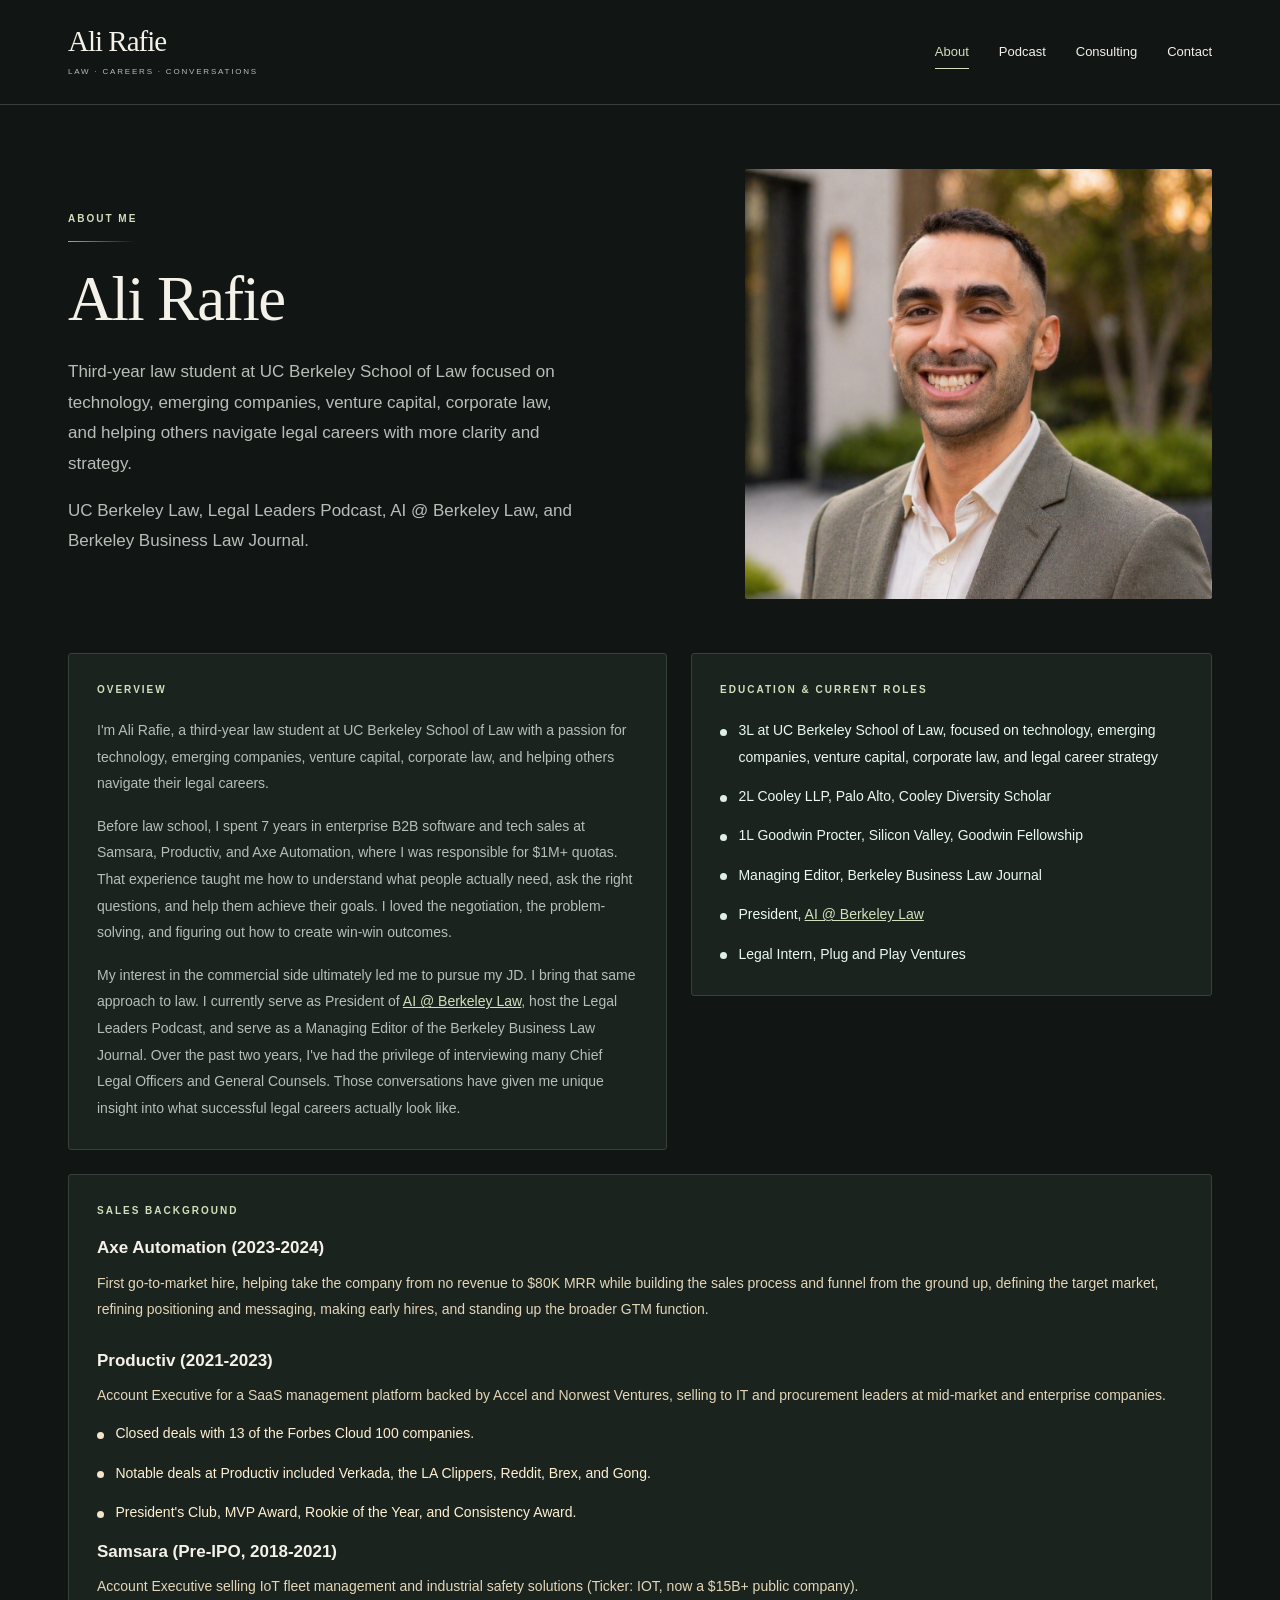
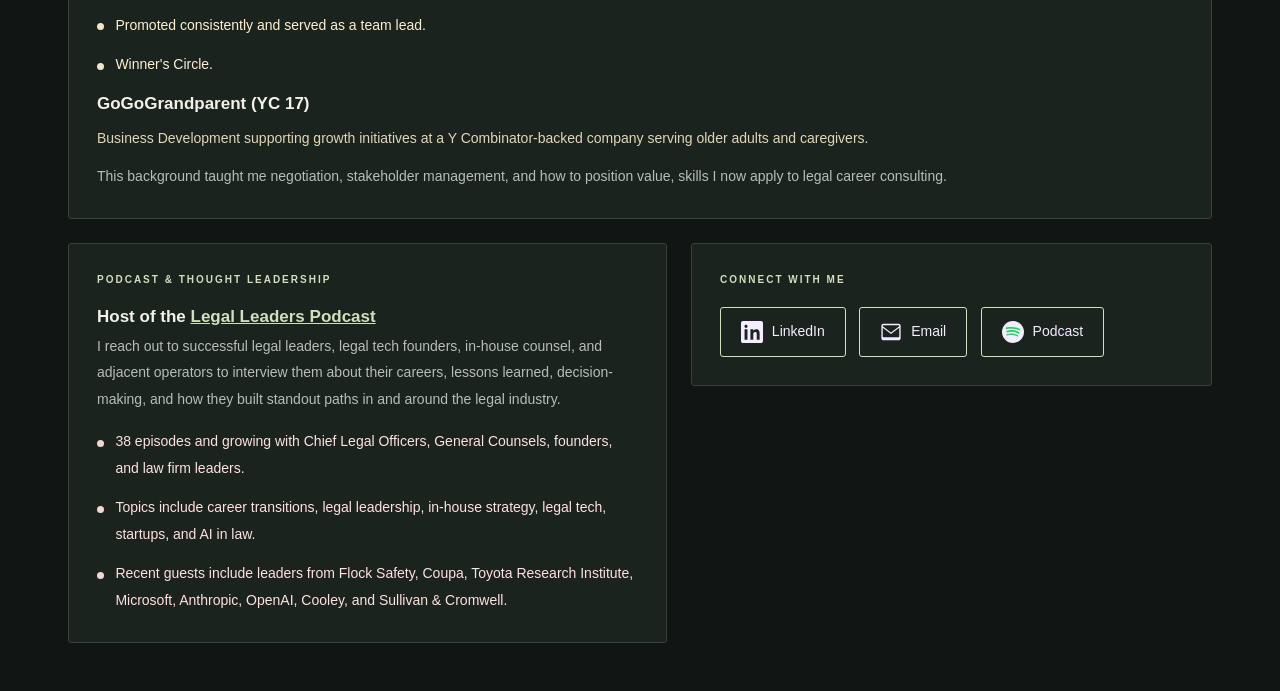
<file: index.html>
<!DOCTYPE html>
<html lang="en">
<head>
    <meta charset="UTF-8">
    <meta name="viewport" content="width=device-width, initial-scale=1.0">
    <title>Ali Rafie | UC Berkeley Law | Legal Leaders Podcast | Legal Career Consulting</title>
    <meta name="description" content="Ali Rafie is a UC Berkeley Law student, Legal Leaders Podcast host, and consultant focused on law school admissions, BigLaw recruiting, startups, corporate law, and legal career strategy." />
    <link rel="canonical" href="https://alirafie.com/" />
    <meta property="og:type" content="website" />
    <meta property="og:title" content="Ali Rafie | UC Berkeley Law | Legal Leaders Podcast | Legal Career Consulting" />
    <meta property="og:description" content="UC Berkeley Law student, Legal Leaders Podcast host, and consultant focused on law school admissions, BigLaw recruiting, startups, corporate law, and legal career strategy." />
    <meta property="og:url" content="https://alirafie.com/" />
    <meta property="og:image" content="https://alirafie.com/ChatGPT%20Image%20Apr%2019,%202026,%2010_20_06%20PM.png" />
    <meta name="twitter:card" content="summary_large_image" />
    <meta name="twitter:title" content="Ali Rafie | UC Berkeley Law | Legal Leaders Podcast | Legal Career Consulting" />
    <meta name="twitter:description" content="UC Berkeley Law student, Legal Leaders Podcast host, and consultant focused on law school admissions, BigLaw recruiting, startups, corporate law, and legal career strategy." />
    <meta name="twitter:image" content="https://alirafie.com/ChatGPT%20Image%20Apr%2019,%202026,%2010_20_06%20PM.png" />
    <script type="application/ld+json">
        {
            "@context": "https://schema.org",
            "@graph": [
                {
                    "@type": "Person",
                    "name": "Ali Rafie",
                    "url": "https://alirafie.com/",
                    "image": "https://alirafie.com/ChatGPT%20Image%20Apr%2019,%202026,%2010_20_06%20PM.png",
                    "jobTitle": "Law Student and Legal Career Consultant",
                    "affiliation": {
                        "@type": "CollegeOrUniversity",
                        "name": "UC Berkeley School of Law"
                    },
                    "sameAs": [
                        "https://www.linkedin.com/in/alirafie/",
                        "https://open.spotify.com/show/1u63TqRwYn2BxmLv1C9Q7E"
                    ]
                },
                {
                    "@type": "PodcastSeries",
                    "name": "Legal Leaders Podcast",
                    "url": "https://alirafie.com/#podcast",
                    "image": "https://alirafie.com/Facebook-Header%20copy.jpg",
                    "author": {
                        "@type": "Person",
                        "name": "Ali Rafie"
                    }
                },
                {
                    "@type": "WebSite",
                    "name": "Ali Rafie",
                    "url": "https://alirafie.com/"
                }
            ]
        }
    </script>
    <style>
        :root {
            --page-bg: #0f1419;
            --surface: #1a1f2e;
            --surface-2: #2a3441;
            --surface-3: #22303c;
            --text-primary: #ffffff;
            --text-secondary: #a0adb8;
            --accent: #1D9BF0;
            --accent-2: #00B4D8;
            --highlight: #FF8C00;
            --border: rgba(255, 255, 255, 0.1);
            --shadow: 0 18px 50px rgba(0, 0, 0, 0.28);
        }
        body {
            margin: 0;
            font-family: Inter, system-ui, -apple-system, BlinkMacSystemFont, "Segoe UI", sans-serif;
            background: radial-gradient(circle at top, #16202a 0%, var(--page-bg) 55%, #0b1016 100%);
            color: var(--text-primary);
            transition: background 0.25s ease, color 0.25s ease;
        }
        body.about-mode {
            background: #000;
        }
        body.consulting-mode {
            background: linear-gradient(180deg, #f7f3ec 0%, #ede5d8 100%);
            color: #25303b;
        }
        body.contact-mode {
            background: radial-gradient(circle at top, #31262b 0%, #1d1519 48%, #0d090b 100%);
        }
        .navbar {
            display: flex;
            justify-content: center;
            gap: 2rem;
            background: rgba(15, 20, 25, 0.92);
            color: var(--text-primary);
            padding: 1rem 0;
            position: sticky;
            top: 0;
            z-index: 100;
            backdrop-filter: blur(14px);
            border-bottom: 1px solid var(--border);
        }
        body.about-mode .navbar {
            background: rgba(0, 0, 0, 0.92);
            border-bottom-color: rgba(255, 255, 255, 0.08);
        }
        body.consulting-mode .navbar {
            background: rgba(255, 251, 245, 0.94);
            border-bottom-color: rgba(31, 62, 96, 0.1);
        }
        body.contact-mode .navbar {
            background: rgba(21, 14, 17, 0.92);
            border-bottom-color: rgba(255, 140, 122, 0.22);
        }
        .navbar a {
            color: var(--text-primary);
            text-decoration: none;
            font-weight: bold;
            transition: color 0.2s;
        }
        body.consulting-mode .navbar a {
            color: #31455c;
        }
        body.contact-mode .navbar a {
            color: #fff1ee;
        }
        .navbar a:hover {
            color: var(--accent);
        }
        body.consulting-mode .navbar a:hover {
            color: #9b7b3a;
        }
        body.contact-mode .navbar a:hover {
            color: #ff9b8b;
        }
        .container {
            max-width: 1240px;
            margin: 2.5rem auto;
            background: var(--surface);
            border-radius: 20px;
            box-shadow: var(--shadow);
            padding: 2.5rem 2.5rem;
            border: 1px solid var(--border);
        }
        body.about-mode .container {
            background: #111;
            border-color: rgba(255, 255, 255, 0.08);
            box-shadow: 0 4px 32px rgba(0, 0, 0, 0.35);
        }
        body.consulting-mode .container {
            background: linear-gradient(180deg, rgba(255, 255, 255, 0.98) 0%, rgba(249, 245, 237, 0.98) 100%);
            border-color: rgba(31, 62, 96, 0.08);
            box-shadow: 0 24px 60px rgba(37, 48, 59, 0.08);
        }
        body.contact-mode .container {
            background: linear-gradient(180deg, #1d1519 0%, #140f12 100%);
            border-color: rgba(255, 140, 122, 0.16);
            box-shadow: 0 18px 50px rgba(0, 0, 0, 0.34);
        }
        .profile-img {
            width: 280px;
            height: 280px;
            border-radius: 50%;
            object-fit: cover;
            margin-bottom: 24px;
            display: block;
            margin-left: auto;
            margin-right: auto;
            box-shadow: 0 4px 24px rgba(0,0,0,0.18);
            border: 4px solid transparent;
        }
        .podcast .profile-img {
            width: 100%;
            max-width: 420px;
            height: auto;
            border-radius: 12px;
            object-fit: contain;
            margin-bottom: 32px;
            box-shadow: 0 4px 24px rgba(0,0,0,0.18);
            background: #181818;
        }
        .about-section {
            width: 100%;
            color: #f5f5f5;
            display: grid;
            gap: 1.4rem;
            font-family: "Segoe UI", Arial, sans-serif;
        }
        .about-hero {
            display: grid;
            grid-template-columns: 320px minmax(0, 1fr);
            gap: 2rem;
            align-items: center;
            padding: 1.5rem 0 1rem 0;
        }
        .about-hero-copy {
            align-self: center;
        }
        .about-section .profile-img {
            width: 320px;
            height: 320px;
            object-fit: contain;
            border-radius: 20px;
            margin-bottom: 0;
            background: #111;
            border: 8px solid #111;
            box-shadow: 0 22px 44px rgba(0, 0, 0, 0.34);
        }
        .about-hero-copy h2 {
            margin: 0 0 0.75rem 0;
            font-size: clamp(2.6rem, 5vw, 3.4rem);
            letter-spacing: 0.01em;
            text-align: left;
        }
        .about-kicker {
            display: block;
            margin-bottom: 1rem;
            color: #9fb6d8;
            font-size: 0.82rem;
            font-weight: 700;
            letter-spacing: 0.18em;
            text-transform: uppercase;
        }
        .about-kicker::after {
            content: "";
            display: block;
            width: 68px;
            height: 1px;
            margin-top: 0.9rem;
            background: linear-gradient(90deg, rgba(159, 182, 216, 0.9), rgba(159, 182, 216, 0));
        }
        .about-intro {
            max-width: 720px;
            margin: 0 0 1rem 0;
            color: #ccd2dc;
            font-size: 1.06rem;
            line-height: 1.85;
        }
        .about-subtitle {
            margin: 0;
            color: #aeb8c6;
            font-size: 0.98rem;
            line-height: 1.8;
            max-width: 720px;
        }
        .about-grid {
            display: grid;
            grid-template-columns: 1fr;
            gap: 0;
        }
        .about-card {
            padding: 2.25rem 0;
            border-radius: 0;
            border: none;
            border-top: 1px solid rgba(255, 255, 255, 0.08);
            background: transparent;
            box-shadow: none;
        }
        .about-card.overview-card {
            border-top: none;
        }
        .about-card.education-card {
        }
        .about-card.sales-card {
        }
        .about-card.podcast-card {
        }
        .about-card.connect-card {
        }
        .about-section .section-title {
            margin: 0 0 1rem 0;
            font-size: 1.18rem;
            font-weight: 700;
            letter-spacing: 0.08em;
            text-transform: uppercase;
        }
        .about-card.overview-card .section-title {
            color: #b9d4ff;
        }
        .about-card.education-card .section-title {
            color: #9fe1c4;
        }
        .about-card.sales-card .section-title {
            color: #e9c982;
        }
        .about-card.podcast-card .section-title {
            color: #e1a8b6;
        }
        .about-card.connect-card .section-title {
            color: #c3b4e7;
        }
        .about-section p {
            font-size: 1.03rem;
            line-height: 1.8;
            color: #d1d7e0;
            margin: 0 0 1rem 0;
        }
        .about-section p:last-child {
            margin-bottom: 0;
        }
        .about-section ul,
        .about-section .sales-list,
        .about-section .podcast-list {
            list-style: none;
            padding: 0;
            margin: 0;
            display: grid;
            gap: 0.8rem;
        }
        .about-section ul li,
        .about-section .sales-list li,
        .about-section .podcast-list li {
            position: relative;
            padding-left: 1.15rem;
            color: #eef2f7;
            line-height: 1.7;
        }
        .about-section ul li:before,
        .about-section .sales-list li:before,
        .about-section .podcast-list li:before {
            content: "";
            position: absolute;
            left: 0;
            top: 0.72rem;
            width: 7px;
            height: 7px;
            border-radius: 50%;
            background: currentColor;
            opacity: 0.95;
        }
        .about-card.education-card ul li {
            color: #eaf9f2;
        }
        .about-card.sales-card .sales-list li {
            color: #fff0d2;
        }
        .about-card.podcast-card .podcast-list li {
            color: #ffe1e1;
        }
        .about-section .company {
            margin: 1.25rem 0 0.35rem 0;
            font-size: 1.1rem;
            font-weight: 700;
            color: #fff;
        }
        .about-section .company:first-of-type {
            margin-top: 0;
        }
        .about-section .role {
            margin-bottom: 0.75rem;
            color: #b8c0cb;
            line-height: 1.7;
        }
        .about-company-stack {
            display: grid;
            gap: 1rem;
        }
        .about-company-block {
            display: grid;
            grid-template-columns: minmax(0, 1fr);
            gap: 0.7rem;
            align-items: start;
        }
        .about-company-header {
            display: flex;
            align-items: center;
            gap: 0.9rem;
            flex-wrap: wrap;
        }
        .about-company-logo {
            display: block;
            width: auto;
            max-width: 130px;
            height: 28px;
            object-fit: contain;
        }
        .about-company-stack {
            margin-top: 0.25rem;
        }
        .about-card.sales-card .role {
            color: #e3d6b8;
        }
        .about-card.sales-card .company {
            margin-top: 0;
            margin-bottom: 0;
        }
        .about-section .connect-links {
            display: flex;
            flex-wrap: wrap;
            gap: 0.85rem;
            align-items: center;
        }
        .about-section .connect-links a {
            color: #f5edff;
            font-size: 1rem;
            text-decoration: none;
            transition: transform 0.2s, border-color 0.2s, background 0.2s;
            display: inline-flex;
            align-items: center;
            gap: 0.55rem;
            padding: 0.8rem 1rem;
            border-radius: 14px;
            border: 1px solid rgba(212, 187, 255, 0.2);
            background: rgba(212, 187, 255, 0.08);
        }
        .about-section .connect-links a:hover {
            transform: translateY(-2px);
            border-color: rgba(212, 187, 255, 0.4);
            background: rgba(212, 187, 255, 0.14);
        }
        .about-section .connect-links svg {
            width: 22px;
            height: 22px;
            vertical-align: middle;
        }
        @media (max-width: 900px) {
            .container {
                max-width: 98vw;
                padding: 1.2rem 0.5rem;
            }
            .about-hero,
            .about-grid {
                grid-template-columns: 1fr;
            }
            .about-section .profile-img {
                width: min(95vw, 320px);
                height: auto;
            }
            .about-company-block {
                grid-template-columns: 1fr;
            }
            .about-company-logo {
                max-width: 120px;
                height: 26px;
            }
        }
        .about-section h2 {
            font-size: 2.2rem;
            font-weight: 700;
            margin-bottom: 0.5rem;
        }
        .about-section .subheading {
            font-size: 1.15rem;
            font-weight: 500;
            color: #bbb;
            margin-bottom: 1.5rem;
            text-align: center;
        }
        .about-section .bio {
            font-size: 1.08rem;
            line-height: 1.7;
            margin-bottom: 1.5rem;
            text-align: left;
            max-width: 600px;
        }
        .about-section .credentials {
            list-style: none;
            padding: 0;
            margin: 0 0 1.5rem 0;
            width: 100%;
            max-width: 600px;
        }
        .about-section .credentials li {
            padding: 0.4rem 0 0.4rem 1.5rem;
            position: relative;
            font-size: 1rem;
        }
        .about-section .credentials li:before {
            content: '\2022';
            position: absolute;
            left: 0;
            color: #ff5252;
            font-size: 1.2rem;
            top: 0.2rem;
        }
        .about-section .links {
            display: flex;
            gap: 1.2rem;
            margin-bottom: 1.5rem;
            align-items: center;
        }
        .about-section .links a {
            color: #ff5252;
            text-decoration: none;
            font-weight: 500;
            transition: color 0.2s, border-bottom 0.2s;
            border-bottom: 1.5px solid transparent;
        }
        .about-section .links a:hover {
            color: #fff;
            border-bottom: 1.5px solid #ff5252;
        }
        .about-section .linkedin {
            width: 28px;
            height: 28px;
            display: inline-block;
            vertical-align: middle;
            filter: grayscale(1) brightness(2);
            transition: filter 0.2s;
        }
        .about-section .linkedin:hover {
            filter: grayscale(0) brightness(1.2);
        }
        .about-section .interests {
            font-size: 0.97rem;
            color: #aaa;
            margin-top: 2rem;
            text-align: center;
        }
        @media (max-width: 700px) {
            .about-section {
                padding: 1.2rem 0.5rem 1.2rem 0.5rem;
            }
            .about-section .bio, .about-section .credentials {
                max-width: 98vw;
            }
            .profile-img {
                width: 95vw;
                height: auto;
                max-width: 320px;
                max-height: 320px;
            }
        }
        .about-section a,
        .about-section a:visited {
            color: #ff5252;
        }
        h2 {
            text-align: center;
            margin-top: 0;
        }
        .red {
            color: red;
        }
        .section {
            display: none;
        }
        .section.active {
            display: block;
        }
        .podcast-section {
            display: none;
        }
        .podcast-section.active {
            display: block;
        }
        .podcast-page {
            padding: 1.5rem 0 2.5rem 0;
        }
        .podcast-hero {
            display: grid;
            grid-template-columns: 1fr;
            gap: 2rem;
            align-items: stretch;
            margin-bottom: 3rem;
        }
        .podcast-banner {
            width: min(100%, 860px);
            height: auto;
            display: block;
            margin: 0 auto;
            border-radius: 22px;
            border: 1px solid var(--border);
            box-shadow: var(--shadow);
            background: #0f1419;
        }
        .podcast-cover {
            width: 100%;
            max-width: 360px;
            height: auto;
            display: block;
            margin: 0 auto;
            border-radius: 24px;
            object-fit: contain;
            background: var(--surface-2);
            border: 1px solid var(--border);
            box-shadow: var(--shadow);
        }
        .podcast-hero-copy h2 {
            margin-bottom: 0.75rem;
            font-size: clamp(2.5rem, 5vw, 3rem);
            text-align: left;
        }
        .podcast-subtitle {
            margin: 0 0 1.5rem 0;
            color: var(--text-secondary);
            font-size: 1.1rem;
            line-height: 1.7;
            max-width: 720px;
        }
        .podcast-stat-row,
        .podcast-actions,
        .podcast-toolbar,
        .podcast-toolbar-actions,
        .episode-tags,
        .episode-links,
        .podcast-platform-links {
            display: flex;
            flex-wrap: wrap;
            gap: 0.75rem;
        }
        .podcast-stat-chip,
        .podcast-platform-links a {
            padding: 0.75rem 1rem;
            border-radius: 999px;
            background: rgba(255, 255, 255, 0.05);
            border: 1px solid var(--border);
            color: var(--text-primary);
            font-size: 0.96rem;
        }
        .podcast-toolbar {
            justify-content: space-between;
            align-items: center;
            gap: 1rem;
            margin-bottom: 3rem;
        }
        .podcast-search {
            flex: 1 1 380px;
            min-width: 260px;
            padding: 0.95rem 1rem;
            border-radius: 12px;
            border: 1px solid var(--border);
            background: var(--surface-2);
            color: var(--text-primary);
            font-size: 1rem;
        }
        .podcast-search::placeholder {
            color: var(--text-secondary);
        }
        .podcast-filter {
            padding: 0.9rem 1rem;
            border-radius: 12px;
            border: 1px solid var(--border);
            background: var(--surface-2);
            color: var(--text-primary);
            font-size: 0.98rem;
        }
        .section-block {
            margin-top: 5rem;
        }
        .section-block:first-of-type {
            margin-top: 0;
        }
        .section-heading-row {
            display: flex;
            flex-wrap: wrap;
            justify-content: space-between;
            align-items: flex-end;
            gap: 1rem;
            margin-bottom: 2rem;
        }
        .section-heading-row h3 {
            margin: 0;
            font-size: clamp(1.9rem, 4vw, 2rem);
            color: var(--text-primary);
        }
        .section-subtitle {
            margin: 0.6rem 0 0 0;
            color: var(--text-secondary);
            font-size: 1rem;
            line-height: 1.6;
            max-width: 760px;
        }
        .section-count {
            color: var(--text-secondary);
            font-size: 0.95rem;
            white-space: nowrap;
        }
        .section-rule {
            width: 100%;
            height: 2px;
            background: linear-gradient(90deg, var(--accent) 0%, rgba(29, 155, 240, 0.1) 100%);
            border-radius: 999px;
            margin-top: 1rem;
        }
        .episode-list {
            display: grid;
            gap: 1.25rem;
        }
        .episode-card {
            display: grid;
            grid-template-columns: 100px minmax(0, 1fr) 220px;
            gap: 1.5rem;
            align-items: start;
            background: var(--surface-2);
            border: 1px solid var(--border);
            border-radius: 12px;
            padding: 24px;
            transition: transform 0.3s ease, box-shadow 0.3s ease, border-color 0.3s ease;
        }
        .episode-card:hover {
            transform: translateY(-4px);
            box-shadow: 0 22px 60px rgba(0, 0, 0, 0.28);
            border-color: rgba(29, 155, 240, 0.6);
        }
        .episode-avatar-wrap {
            position: relative;
        }
        .episode-avatar,
        .episode-avatar-fallback {
            width: 100px;
            height: 100px;
            border-radius: 50%;
            display: flex;
            align-items: center;
            justify-content: center;
            border: 2px solid rgba(255, 255, 255, 0.12);
            box-shadow: 0 12px 30px rgba(0, 0, 0, 0.24);
            overflow: hidden;
        }
        .episode-avatar {
            object-fit: cover;
            background: var(--surface-3);
        }
        .episode-avatar-fallback {
            color: #fff;
            font-size: 1.55rem;
            font-weight: 700;
            letter-spacing: 0.04em;
        }
        .episode-badge {
            position: absolute;
            top: -8px;
            right: -10px;
            padding: 0.35rem 0.55rem;
            border-radius: 999px;
            background: var(--highlight);
            color: #09121a;
            font-size: 0.7rem;
            font-weight: 800;
            letter-spacing: 0.08em;
            text-transform: uppercase;
        }
        .episode-content {
            min-width: 0;
        }
        .episode-title {
            display: inline-block;
            color: var(--text-primary);
            text-decoration: none;
            font-size: 1.25rem;
            font-weight: 700;
            line-height: 1.4;
            margin-bottom: 0.45rem;
        }
        .episode-title:hover {
            color: var(--accent);
        }
        .episode-guest {
            color: var(--text-secondary);
            font-size: 1rem;
            margin-bottom: 0.35rem;
        }
        .episode-meta-line {
            color: var(--text-secondary);
            font-size: 0.9rem;
            margin-bottom: 0.85rem;
        }
        .episode-summary {
            color: #d8e0e8;
            font-size: 0.97rem;
            line-height: 1.7;
            margin: 0 0 1rem 0;
        }
        .topic-tag {
            padding: 6px 12px;
            border-radius: 16px;
            font-size: 0.75rem;
            font-weight: 700;
            letter-spacing: 0.08em;
            text-transform: uppercase;
            border: 1px solid transparent;
        }
        .tag-leadership {
            color: #7ec8ff;
            background: rgba(29, 155, 240, 0.14);
            border-color: rgba(29, 155, 240, 0.28);
        }
        .tag-in-house {
            color: #72f0ff;
            background: rgba(0, 180, 216, 0.14);
            border-color: rgba(0, 180, 216, 0.28);
        }
        .tag-biglaw {
            color: #c6b4ff;
            background: rgba(130, 96, 255, 0.14);
            border-color: rgba(130, 96, 255, 0.28);
        }
        .tag-legal-tech {
            color: #8be28f;
            background: rgba(46, 204, 113, 0.14);
            border-color: rgba(46, 204, 113, 0.28);
        }
        .tag-startups {
            color: #ffc27a;
            background: rgba(255, 140, 0, 0.14);
            border-color: rgba(255, 140, 0, 0.28);
        }
        .tag-career-transitions {
            color: #ffb3d2;
            background: rgba(255, 86, 146, 0.14);
            border-color: rgba(255, 86, 146, 0.28);
        }
        .tag-ai {
            color: #ff9f9f;
            background: rgba(255, 82, 82, 0.14);
            border-color: rgba(255, 82, 82, 0.28);
        }
        .episode-media {
            display: flex;
            flex-direction: column;
            align-items: center;
            gap: 0.85rem;
        }
        .episode-short,
        .episode-short-placeholder {
            width: 200px;
            height: 355px;
            border-radius: 16px;
            border: 1px solid var(--border);
            background: #111926;
            overflow: hidden;
        }
        .episode-short {
            display: block;
        }
        .episode-short-placeholder {
            display: flex;
            flex-direction: column;
            justify-content: center;
            align-items: center;
            padding: 1rem;
            text-align: center;
            color: var(--text-secondary);
        }
        .short-placeholder-label {
            font-size: 0.7rem;
            text-transform: uppercase;
            letter-spacing: 0.1em;
            color: var(--accent-2);
            margin-bottom: 0.55rem;
        }
        .short-placeholder-token {
            font-family: ui-monospace, SFMono-Regular, Menlo, Monaco, Consolas, monospace;
            font-size: 0.74rem;
            line-height: 1.55;
            color: #d9e6f2;
            word-break: break-word;
        }
        .episode-links {
            margin-top: 1rem;
            align-items: center;
        }
        .episode-feature-links {
            display: flex;
            flex-wrap: wrap;
            gap: 0.7rem;
            margin-top: 0.85rem;
        }
        .episode-feature-link {
            display: inline-flex;
            align-items: center;
            min-height: 40px;
            padding: 0.65rem 0.9rem;
            border-radius: 8px;
            border: 1px solid rgba(203, 170, 104, 0.26);
            background: rgba(203, 170, 104, 0.1);
            color: #f2dba9;
            font-size: 0.86rem;
            font-weight: 700;
            text-decoration: none;
        }
        .episode-feature-link:hover {
            border-color: rgba(203, 170, 104, 0.44);
            background: rgba(203, 170, 104, 0.16);
        }
        .podcast-button {
            display: inline-flex;
            align-items: center;
            justify-content: center;
            min-height: 48px;
            padding: 12px 24px;
            border-radius: 8px;
            border: 1px solid transparent;
            font-size: 1rem;
            font-weight: 600;
            text-decoration: none;
            transition: transform 0.25s ease, background 0.25s ease, border-color 0.25s ease, color 0.25s ease;
            cursor: pointer;
        }
        .podcast-button:hover {
            transform: scale(1.05);
        }
        .podcast-button.primary {
            background: var(--accent);
            color: #fff;
        }
        .podcast-button.primary:hover {
            background: #1488d2;
        }
        .podcast-button.secondary {
            background: transparent;
            border-color: rgba(29, 155, 240, 0.55);
            color: var(--accent);
        }
        .podcast-button.secondary:hover {
            background: rgba(29, 155, 240, 0.1);
        }
        .podcast-button.disabled {
            opacity: 0.65;
        }
        .podcast-button.brand-button {
            gap: 0.55rem;
        }
        .podcast-button.brand-spotify {
            background: #1ED760;
            border-color: #1ED760;
            color: #000000;
        }
        .podcast-button.brand-spotify:hover {
            background: #1ED760;
        }
        .podcast-button.brand-youtube {
            background: #FF0000;
            border-color: #FF0000;
            color: #FFFFFF;
        }
        .podcast-button.brand-youtube:hover {
            background: #FF0000;
        }
        .podcast-button.brand-apple {
            background: #872EC4;
            border-color: #872EC4;
            color: #FFFFFF;
        }
        .podcast-button.brand-apple:hover {
            background: #872EC4;
        }
        .podcast-button .button-icon {
            width: 18px;
            height: 18px;
            display: inline-block;
            flex: 0 0 auto;
        }
        .podcast-empty {
            padding: 1.5rem;
            border-radius: 12px;
            background: rgba(255, 255, 255, 0.04);
            border: 1px dashed rgba(255, 255, 255, 0.15);
            color: var(--text-secondary);
        }
        .subscribe-card {
            margin-top: 5rem;
            padding: 2rem;
            background: linear-gradient(135deg, rgba(29, 155, 240, 0.12), rgba(0, 180, 216, 0.08));
            border: 1px solid rgba(29, 155, 240, 0.2);
            border-radius: 18px;
        }
        .podcast-press-strip {
            margin-top: 1rem;
            padding: 0.85rem;
            border-radius: 12px;
            background: rgba(255, 255, 255, 0.04);
            border: 1px solid rgba(203, 170, 104, 0.18);
        }
        .podcast-press-heading {
            margin-bottom: 0.55rem;
            color: var(--text-secondary);
            font-size: 0.78rem;
            font-weight: 800;
            letter-spacing: 0.12em;
            text-transform: uppercase;
        }
        .podcast-press-links {
            display: flex;
            flex-wrap: wrap;
            gap: 0.6rem;
        }
        .podcast-press-link {
            display: inline-flex;
            align-items: center;
            min-height: 38px;
            padding: 0.6rem 0.8rem;
            border-radius: 8px;
            border: 1px solid rgba(29, 155, 240, 0.24);
            background: rgba(29, 155, 240, 0.08);
            color: var(--text-primary);
            font-size: 0.86rem;
            font-weight: 700;
            text-decoration: none;
        }
        .podcast-press-link:hover {
            border-color: rgba(29, 155, 240, 0.42);
            background: rgba(29, 155, 240, 0.12);
        }
        .consulting-feature-card {
            margin-top: 3rem;
            padding: 1.7rem 1.8rem;
            border-radius: 18px;
            background: rgba(255, 255, 255, 0.04);
            border: 1px solid rgba(203, 170, 104, 0.18);
        }
        .consulting-feature-card h3 {
            margin: 0 0 0.75rem 0;
            font-size: 1.55rem;
        }
        .consulting-feature-card p {
            margin: 0 0 1rem 0;
            color: var(--text-secondary);
            line-height: 1.7;
            max-width: 820px;
        }
        .feature-link-card {
            display: block;
            padding: 1rem;
            border-radius: 12px;
            border: 1px solid rgba(29, 155, 240, 0.22);
            background: rgba(29, 155, 240, 0.08);
            color: var(--text-primary);
            text-decoration: none;
        }
        .feature-link-card:hover {
            border-color: rgba(29, 155, 240, 0.42);
            background: rgba(29, 155, 240, 0.12);
        }
        .feature-link-card span {
            display: block;
            margin-bottom: 0.4rem;
            color: var(--accent-2);
            font-size: 0.76rem;
            font-weight: 800;
            letter-spacing: 0.12em;
            text-transform: uppercase;
        }
        .feature-link-card strong {
            display: block;
            margin-bottom: 0.4rem;
            font-size: 1rem;
            line-height: 1.4;
        }
        .feature-link-card p {
            margin: 0;
            font-size: 0.92rem;
        }
        .subscribe-card h3 {
            margin: 0 0 0.75rem 0;
            font-size: 1.8rem;
        }
        .subscribe-card p {
            margin: 0 0 1rem 0;
            color: var(--text-secondary);
            line-height: 1.7;
            max-width: 720px;
        }
        .subscribe-form {
            display: flex;
            flex-wrap: wrap;
            gap: 0.75rem;
            margin-bottom: 1rem;
        }
        .subscribe-form input {
            flex: 1 1 280px;
            min-height: 48px;
            padding: 0.9rem 1rem;
            border-radius: 10px;
            border: 1px solid var(--border);
            background: rgba(255, 255, 255, 0.05);
            color: var(--text-primary);
            font-size: 1rem;
        }
        .consulting-section {
            padding: 1rem 0 2rem 0;
        }
        body.consulting-mode .consulting-section {
            color: #25303b;
        }
        .consulting-section .profile-img {
            width: 100%;
            max-width: 280px;
            height: auto;
            border-radius: 20px;
            object-fit: cover;
            margin-bottom: 1.75rem;
        }
        .consulting-hero {
            text-align: center;
            margin-bottom: 2.5rem;
        }
        .consulting-kicker {
            display: inline-block;
            margin-bottom: 1rem;
            font-size: 0.95rem;
            font-weight: 800;
            letter-spacing: 0.18em;
            text-transform: uppercase;
            color: #8e6b2f;
        }
        .consulting-hero h2 {
            font-size: clamp(2.2rem, 4vw, 3rem);
            margin-bottom: 0.75rem;
        }
        .consulting-subtitle {
            max-width: 760px;
            margin: 0 auto 1rem auto;
            color: var(--text-secondary);
            font-size: 1.08rem;
            line-height: 1.8;
        }
        .consulting-availability-note {
            margin-top: 0.85rem;
            color: #6f7d89;
            font-size: 0.88rem;
            line-height: 1.55;
        }
        body.consulting-mode .consulting-subtitle {
            color: #5a6470;
        }
        .consulting-chip-row,
        .consulting-list,
        .consulting-outcomes {
            display: flex;
            flex-wrap: wrap;
            gap: 0.75rem;
        }
        .consulting-chip {
            padding: 0.7rem 1rem;
            border-radius: 999px;
            background: rgba(29, 155, 240, 0.12);
            border: 1px solid rgba(29, 155, 240, 0.2);
            color: #cfe9ff;
            font-size: 0.95rem;
        }
        body.consulting-mode .consulting-chip {
            background: rgba(31, 62, 96, 0.08);
            border-color: rgba(31, 62, 96, 0.16);
            color: #24384b;
        }
        .consulting-proof {
            margin: 2rem 0 2.5rem 0;
            padding: 1.75rem 1.8rem;
            border-radius: 18px;
            background: rgba(255, 255, 255, 0.04);
            border: 1px solid rgba(203, 170, 104, 0.14);
            box-shadow: 0 16px 36px rgba(0, 0, 0, 0.22);
        }
        body.consulting-mode .consulting-proof {
            background: linear-gradient(180deg, rgba(255, 255, 255, 0.96), rgba(246, 248, 251, 0.96));
            border-color: rgba(31, 62, 96, 0.1);
            box-shadow: 0 16px 36px rgba(37, 48, 59, 0.06);
        }
        body.consulting-mode .consulting-feature-card {
            background: linear-gradient(180deg, rgba(255, 255, 255, 0.96), rgba(246, 248, 251, 0.96));
            border-color: rgba(31, 62, 96, 0.1);
            box-shadow: 0 16px 36px rgba(37, 48, 59, 0.06);
        }
        body.consulting-mode .consulting-feature-card p {
            color: #52606d;
        }
        body.consulting-mode .consulting-feature-card .feature-link-card {
            background: rgba(31, 62, 96, 0.06);
            border-color: rgba(31, 62, 96, 0.12);
            color: #1f2f3d;
        }
        body.consulting-mode .consulting-feature-card .feature-link-card span {
            color: #8e6b2f;
        }
        .consulting-proof h3 {
            margin: 0 0 1rem 0;
            font-size: 1.55rem;
            line-height: 1.3;
        }
        .consulting-proof p {
            margin: 0 0 1rem 0;
            color: #c8cfbd;
            line-height: 1.8;
            max-width: 920px;
        }
        body.consulting-mode .consulting-proof p {
            color: #52606d;
        }
        .consulting-proof p:last-child {
            margin-bottom: 0;
        }
        .consulting-services {
            margin-top: 2.5rem;
        }
        .consulting-services-header {
            margin-bottom: 1.5rem;
        }
        .consulting-services-header h3 {
            margin: 0;
            font-size: clamp(2rem, 4vw, 2.4rem);
            letter-spacing: 0.01em;
        }
        .consulting-services-header p {
            margin: 0.9rem 0 0 0;
            color: #c8cfbd;
            line-height: 1.8;
            max-width: 920px;
        }
        body.consulting-mode .consulting-services-header p {
            color: #5a6470;
        }
        body.consulting-mode .consulting-services-header h3,
        body.consulting-mode .consulting-proof h3,
        body.consulting-mode .consulting-cta h3,
        body.consulting-mode .consulting-price-card h3,
        body.consulting-mode .consulting-steps-card h3 {
            color: #1f2f3d;
        }
        .consulting-service-grid {
            display: grid;
            grid-template-columns: repeat(2, minmax(0, 1fr));
            gap: 1.5rem;
            align-items: stretch;
        }
        .consulting-service-block {
            position: relative;
            padding: 1.8rem;
            border: 1px solid rgba(31, 62, 96, 0.12);
            border-radius: 24px;
            overflow: hidden;
            box-shadow: 0 18px 42px rgba(37, 48, 59, 0.08);
        }
        .consulting-service-block::before {
            content: "";
            position: absolute;
            inset: 0;
            pointer-events: none;
            border-radius: 24px;
            background: linear-gradient(180deg, rgba(255, 255, 255, 0.05), transparent 34%);
        }
        .consulting-service-block.applications {
            border-color: rgba(52, 98, 153, 0.26);
            background:
                radial-gradient(circle at top left, rgba(74, 160, 255, 0.18), transparent 42%),
                linear-gradient(180deg, rgba(242, 248, 255, 1), rgba(224, 235, 248, 1));
        }
        .consulting-service-block.recruiting {
            border-color: rgba(166, 126, 55, 0.28);
            background:
                radial-gradient(circle at top right, rgba(203, 170, 104, 0.2), transparent 42%),
                linear-gradient(180deg, rgba(255, 250, 240, 1), rgba(242, 229, 203, 1));
        }
        .consulting-service-label {
            display: inline-flex;
            align-items: center;
            margin-bottom: 1rem;
            padding: 0.45rem 0.8rem;
            border-radius: 999px;
            font-size: 0.76rem;
            font-weight: 800;
            letter-spacing: 0.14em;
            text-transform: uppercase;
        }
        .consulting-service-block.applications .consulting-service-label {
            background: rgba(52, 98, 153, 0.14);
            border: 1px solid rgba(52, 98, 153, 0.22);
            color: #1f456d;
        }
        .consulting-service-block.recruiting .consulting-service-label {
            background: rgba(166, 126, 55, 0.16);
            border: 1px solid rgba(166, 126, 55, 0.24);
            color: #5d4113;
        }
        .consulting-service-title {
            margin: 0 0 0.75rem 0;
            font-size: clamp(1.8rem, 3.5vw, 2.2rem);
            line-height: 1.2;
        }
        body.consulting-mode .consulting-service-title {
            color: #1f2f3d;
        }
        .consulting-service-copy {
            margin: 0 0 1rem 0;
            color: #c8cfbd;
            line-height: 1.8;
            max-width: 980px;
        }
        body.consulting-mode .consulting-service-copy {
            color: #42515f;
        }
        .consulting-service-list {
            list-style: none;
            padding: 0;
            margin: 1.15rem 0 0 0;
            display: grid;
            gap: 0.9rem;
            max-width: 980px;
        }
        .consulting-service-list li {
            position: relative;
            padding-left: 1.2rem;
            color: #dce2d1;
            line-height: 1.7;
        }
        body.consulting-mode .consulting-service-list li {
            color: #2f3c48;
        }
        .consulting-service-list li::before {
            content: "";
            position: absolute;
            left: 0;
            top: 0.72rem;
            width: 7px;
            height: 7px;
            border-radius: 50%;
            background: #d7b56c;
        }
        .consulting-service-block.applications .consulting-service-list li::before {
            background: #72c6ff;
            box-shadow: 0 0 0 5px rgba(114, 198, 255, 0.12);
        }
        .consulting-service-block.recruiting .consulting-service-list li::before {
            background: #a67e37;
            box-shadow: 0 0 0 5px rgba(166, 126, 55, 0.12);
        }
        .consulting-grid {
            display: grid;
            grid-template-columns: repeat(3, minmax(0, 1fr));
            gap: 1.25rem;
            margin: 2rem 0;
        }
        .consulting-card {
            background: var(--surface-2);
            border: 1px solid var(--border);
            border-radius: 16px;
            padding: 1.5rem;
            box-shadow: 0 16px 40px rgba(0, 0, 0, 0.18);
        }
        body.consulting-mode .consulting-card,
        body.consulting-mode .consulting-panel,
        body.consulting-mode .consulting-price-card,
        body.consulting-mode .consulting-steps-card {
            background: rgba(255, 255, 255, 0.94);
            border-color: rgba(31, 62, 96, 0.1);
            box-shadow: 0 16px 36px rgba(37, 48, 59, 0.06);
        }
        .consulting-card h3 {
            margin: 0 0 0.75rem 0;
            font-size: 1.18rem;
        }
        .consulting-card p {
            margin: 0;
            color: var(--text-secondary);
            line-height: 1.7;
        }
        body.consulting-mode .consulting-card p,
        body.consulting-mode .consulting-cta p {
            color: #556270;
        }
        .consulting-detail-grid {
            display: grid;
            grid-template-columns: 1.1fr 0.9fr;
            gap: 1.5rem;
            margin-top: 2rem;
        }
        .consulting-panel {
            background: rgba(255, 255, 255, 0.03);
            border: 1px solid var(--border);
            border-radius: 16px;
            padding: 1.5rem;
        }
        .consulting-panel h3 {
            margin: 0 0 1rem 0;
            font-size: 1.2rem;
        }
        .consulting-list {
            flex-direction: column;
            gap: 0.8rem;
        }
        .consulting-list-item {
            color: #dbe5ee;
            line-height: 1.65;
            padding-left: 1.1rem;
            position: relative;
        }
        body.consulting-mode .consulting-list-item,
        body.consulting-mode .consulting-step-copy,
        body.consulting-mode .consulting-payment-split {
            color: #4f5b67;
        }
        .consulting-list-item::before {
            content: "";
            position: absolute;
            left: 0;
            top: 0.68rem;
            width: 7px;
            height: 7px;
            border-radius: 50%;
            background: var(--accent-2);
        }
        body.consulting-mode .consulting-list-item::before {
            background: #d7b56c;
        }
        .consulting-outcomes {
            margin-top: 1rem;
        }
        .consulting-outcome {
            padding: 0.95rem 1rem;
            border-radius: 12px;
            background: rgba(255, 140, 0, 0.08);
            border: 1px solid rgba(255, 140, 0, 0.18);
            color: #ffe1b8;
            flex: 1 1 220px;
        }
        body.consulting-mode .consulting-outcome {
            background: rgba(255, 255, 255, 0.86);
            border-color: rgba(31, 62, 96, 0.14);
            color: #2b4359;
        }
        .consulting-cta {
            margin-top: 2rem;
            padding: 1.75rem;
            border-radius: 18px;
            background: linear-gradient(135deg, rgba(29, 155, 240, 0.14), rgba(255, 140, 0, 0.08));
            border: 1px solid rgba(29, 155, 240, 0.18);
            text-align: left;
        }
        body.consulting-mode .consulting-cta {
            background: linear-gradient(135deg, rgba(244, 248, 253, 1), rgba(250, 244, 233, 1));
            border-color: rgba(31, 62, 96, 0.1);
        }
        .consulting-cta h3 {
            margin: 0 0 0.75rem 0;
            font-size: 1.45rem;
        }
        .consulting-cta p {
            margin: 0 0 1rem 0;
            color: var(--text-secondary);
            line-height: 1.7;
            max-width: 760px;
        }
        .consulting-booking {
            margin-top: 2rem;
            display: grid;
            grid-template-columns: 1.05fr 0.95fr;
            gap: 1.5rem;
        }
        .consulting-price-card,
        .consulting-steps-card {
            background: var(--surface-2);
            border: 1px solid var(--border);
            border-radius: 18px;
            padding: 1.5rem;
            box-shadow: 0 16px 40px rgba(0, 0, 0, 0.18);
        }
        .consulting-price-card h3,
        .consulting-steps-card h3 {
            margin: 0 0 0.8rem 0;
            font-size: 1.25rem;
        }
        .consulting-price {
            display: flex;
            align-items: baseline;
            gap: 0.45rem;
            margin-bottom: 0.75rem;
        }
        .consulting-price strong {
            font-size: 2.2rem;
            line-height: 1;
            color: #fff;
        }
        body.consulting-mode .consulting-price strong {
            color: #1f2f3d;
        }
        .consulting-price span {
            color: var(--text-secondary);
            font-size: 1rem;
        }
        body.consulting-mode .consulting-price span {
            color: #667280;
        }
        .consulting-free-note {
            display: inline-flex;
            align-items: center;
            padding: 0.55rem 0.8rem;
            border-radius: 999px;
            background: rgba(0, 180, 216, 0.12);
            border: 1px solid rgba(0, 180, 216, 0.22);
            color: #9befff;
            font-size: 0.93rem;
            margin-bottom: 1rem;
        }
        body.consulting-mode .consulting-free-note {
            background: rgba(68, 132, 108, 0.1);
            border-color: rgba(68, 132, 108, 0.16);
            color: #2c5b4b;
        }
        .consulting-package-list {
            display: grid;
            gap: 0.75rem;
            margin: 1rem 0 0 0;
        }
        .consulting-package-item {
            padding: 0.95rem 1rem;
            border-radius: 14px;
            background: rgba(255, 255, 255, 0.03);
            border: 1px solid rgba(255, 255, 255, 0.08);
        }
        .consulting-package-item strong {
            display: block;
            color: #f7f3e9;
            font-size: 1rem;
            margin-bottom: 0.25rem;
        }
        body.consulting-mode .consulting-package-item {
            background: rgba(248, 250, 252, 1);
            border-color: rgba(31, 62, 96, 0.08);
        }
        body.consulting-mode .consulting-package-item strong {
            color: #1f2f3d;
        }
        .consulting-package-item span {
            display: block;
            color: #cbd3c0;
            line-height: 1.65;
            font-size: 0.96rem;
        }
        body.consulting-mode .consulting-package-item span {
            color: #5a6774;
        }
        body.consulting-mode .consulting-payment-split {
            background: rgba(244, 248, 253, 1);
            border-color: rgba(31, 62, 96, 0.08);
        }
        .consulting-payment-row,
        .consulting-booking-actions {
            display: flex;
            flex-wrap: wrap;
            gap: 0.75rem;
            margin-top: 1rem;
        }
        .consulting-payment-split {
            margin-top: 1rem;
            padding: 1rem;
            border-radius: 14px;
            background: rgba(255, 255, 255, 0.03);
            border: 1px solid var(--border);
            color: #dbe5ee;
            line-height: 1.7;
        }
        .consulting-step-list {
            display: grid;
            gap: 0.85rem;
            margin-top: 1rem;
        }
        .consulting-step {
            display: grid;
            grid-template-columns: 34px 1fr;
            gap: 0.8rem;
            align-items: start;
        }
        .consulting-step-number {
            width: 34px;
            height: 34px;
            border-radius: 50%;
            display: flex;
            align-items: center;
            justify-content: center;
            background: rgba(29, 155, 240, 0.18);
            border: 1px solid rgba(29, 155, 240, 0.28);
            color: #fff;
            font-size: 0.95rem;
            font-weight: 700;
        }
        body.consulting-mode .consulting-step-number {
            background: rgba(31, 62, 96, 0.08);
            border-color: rgba(31, 62, 96, 0.14);
            color: #2f465d;
        }
        .consulting-step-copy {
            color: #dbe5ee;
            line-height: 1.65;
        }
        body.consulting-mode .consulting-section .podcast-button.primary {
            background: #2f465d;
            color: #f8fbff;
        }
        body.consulting-mode .consulting-section .podcast-button.primary:hover {
            background: #24384b;
        }
        body.consulting-mode .consulting-section .podcast-button.secondary {
            border-color: rgba(31, 62, 96, 0.18);
            color: #24384b;
            background: rgba(255, 255, 255, 0.96);
        }
        body.consulting-mode .consulting-section .podcast-button.secondary:hover {
            background: rgba(31, 62, 96, 0.08);
        }
        body.consulting-mode .consulting-section .podcast-button.deposit-button {
            background: #2f7d57;
            border-color: #2f7d57;
            color: #f5fff8;
        }
        body.consulting-mode .consulting-section .podcast-button.deposit-button:hover {
            background: #26684a;
        }
        body.consulting-mode .consulting-section .podcast-button.final-button {
            background: #9b7b3a;
            border-color: #9b7b3a;
            color: #fff7ed;
        }
        body.consulting-mode .consulting-section .podcast-button.final-button:hover {
            background: #866831;
        }
        body.consulting-mode .consulting-section .podcast-button.calendly-button {
            background: #416fa4;
            border-color: #416fa4;
            color: #f4f8ff;
        }
        body.consulting-mode .consulting-section .podcast-button.calendly-button:hover {
            background: #365d89;
        }
        .contact-section {
            padding: 1rem 0 2rem 0;
            text-align: center;
        }
        .contact-section .profile-img {
            width: min(100%, 320px);
            height: auto;
            border-radius: 28px;
            object-fit: cover;
            margin-bottom: 2rem;
        }
        .contact-hero h2 {
            font-size: clamp(2.3rem, 4vw, 3.1rem);
            margin-bottom: 0.75rem;
        }
        .contact-subtitle {
            max-width: 720px;
            margin: 0 auto 1.5rem auto;
            color: #d3b7bc;
            line-height: 1.75;
            font-size: 1.06rem;
        }
        .contact-grid {
            display: grid;
            grid-template-columns: repeat(3, minmax(0, 1fr));
            gap: 1.25rem;
            margin-top: 2rem;
        }
        .contact-card {
            background: rgba(255, 255, 255, 0.04);
            border: 1px solid rgba(255, 140, 122, 0.14);
            border-radius: 18px;
            padding: 1.5rem;
            text-align: left;
            box-shadow: 0 16px 40px rgba(0, 0, 0, 0.22);
        }
        .contact-label {
            display: inline-block;
            margin-bottom: 0.7rem;
            color: #ff9b8b;
            font-size: 0.78rem;
            font-weight: 800;
            letter-spacing: 0.08em;
            text-transform: uppercase;
        }
        .contact-card h3 {
            margin: 0 0 0.55rem 0;
            font-size: 1.2rem;
        }
        .contact-card p {
            margin: 0;
            color: #e0cacf;
            line-height: 1.7;
        }
        .contact-card a {
            color: #fff4f1;
            text-decoration: none;
        }
        .contact-card a:hover {
            color: #ff9b8b;
        }
        .contact-actions {
            display: flex;
            flex-wrap: wrap;
            justify-content: center;
            gap: 0.85rem;
            margin-top: 2rem;
        }
        .contact-note {
            margin-top: 2rem;
            padding: 1.2rem 1.4rem;
            border-radius: 18px;
            background: rgba(255, 140, 122, 0.08);
            border: 1px solid rgba(255, 140, 122, 0.14);
            color: #eddadc;
            line-height: 1.7;
        }
        body.contact-mode .contact-section .podcast-button.primary {
            background: #ff8c7a;
        }
        body.contact-mode .contact-section .podcast-button.primary:hover {
            background: #ea7562;
        }
        body.contact-mode .contact-section .podcast-button.secondary {
            border-color: rgba(255, 140, 122, 0.34);
            color: #ffc1b7;
        }
        body.contact-mode .contact-section .podcast-button.secondary:hover {
            background: rgba(255, 140, 122, 0.1);
        }
        @media (max-width: 1024px) {
            .episode-card {
                grid-template-columns: 88px minmax(0, 1fr);
            }
            .episode-media {
                grid-column: 1 / -1;
                align-items: flex-start;
            }
            .consulting-service-grid,
            .consulting-grid,
            .consulting-detail-grid,
            .consulting-booking,
            .contact-grid {
                grid-template-columns: 1fr;
            }
        }
        @media (max-width: 700px) {
            .container {
                padding: 1.2rem 1rem;
                margin: 1rem auto;
            }
            .navbar {
                gap: 1rem;
                padding: 0.9rem 0.5rem;
                flex-wrap: wrap;
            }
            .podcast-page {
                padding: 0.5rem 0 1.5rem 0;
            }
            .podcast-hero,
            .podcast-toolbar,
            .section-heading-row,
            .subscribe-form {
                grid-template-columns: 1fr;
                flex-direction: column;
                align-items: stretch;
            }
            .podcast-hero-copy h2,
            h2 {
                text-align: center;
            }
            .podcast-subtitle,
            .section-subtitle,
            .subscribe-card p {
                text-align: center;
            }
            .consulting-hero,
            .consulting-cta {
                text-align: center;
            }
            .podcast-stat-row,
            .podcast-actions,
            .podcast-platform-links,
            .consulting-chip-row,
            .consulting-outcomes {
                justify-content: center;
            }
            .podcast-search,
            .podcast-filter,
            .subscribe-form input {
                width: 100%;
            }
            .episode-card {
                grid-template-columns: 1fr;
                padding: 16px;
                text-align: center;
            }
            .episode-avatar,
            .episode-avatar-fallback {
                width: 80px;
                height: 80px;
                margin: 0 auto;
            }
            .episode-badge {
                right: 50%;
                left: auto;
                transform: translateX(50%);
            }
            .episode-media,
            .episode-links,
            .episode-tags {
                justify-content: center;
                align-items: center;
            }
            .episode-short,
            .episode-short-placeholder {
                width: min(100%, 220px);
                height: 355px;
            }
            .podcast-button {
                width: 100%;
            }
            .episode-links {
                flex-direction: column;
            }
        }

* { box-sizing: border-box; }
.consulting-booking-actions { flex-wrap: wrap; }
.consulting-booking-actions a { text-align: center; }
</style>
<link rel="stylesheet" href="/practice.css?v=7">
<link rel="stylesheet" href="/site-shell.css?v=6">
<script src="/site-shell.js?v=1" defer></script>
</head>
<body class="about-mode">
        <header class="site-header"><nav class="site-nav" aria-label="Main navigation"><a class="site-brand" href="/#about">Ali Rafie<span>LAW · CAREERS · CONVERSATIONS</span></a><div class="site-nav-links"><a href="/#about" data-page="about">About</a><a href="/podcast/" data-page="podcast">Podcast</a><a href="/consulting" data-page="consulting">Consulting</a><a href="/#contact" data-page="contact">Contact</a></div></nav></header>
    <div class="container">
        <section id="about" class="section active about-section">
            <div class="about-hero">
                <img src="/assets/portraits/ali-consulting.jpg" alt="Ali Rafie headshot, UC Berkeley Law student and Legal Leaders Podcast host" class="profile-img">
                <div class="about-hero-copy">
                    <div class="about-kicker">About Me</div>
                    <h2>Ali Rafie</h2>
                    <p class="about-intro">Third-year law student at UC Berkeley School of Law focused on technology, emerging companies, venture capital, corporate law, and helping others navigate legal careers with more clarity and strategy.</p>
                    <p class="about-subtitle">UC Berkeley Law, Legal Leaders Podcast, AI @ Berkeley Law, and Berkeley Business Law Journal.</p>
                </div>
            </div>
            <div class="about-grid">
                <div class="about-card overview-card">
                    <div class="section-title">Overview</div>
                    <p>I'm Ali Rafie, a third-year law student at UC Berkeley School of Law with a passion for technology, emerging companies, venture capital, corporate law, and helping others navigate their legal careers.</p>
                    <p>Before law school, I spent 7 years in enterprise B2B software and tech sales at Samsara, Productiv, and Axe Automation, where I was responsible for $1M+ quotas. That experience taught me how to understand what people actually need, ask the right questions, and help them achieve their goals. I loved the negotiation, the problem-solving, and figuring out how to create win-win outcomes.</p>
                    <p>My interest in the commercial side ultimately led me to pursue my JD. I bring that same approach to law. I currently serve as President of <a href="https://www.linkedin.com/company/ai-at-berkeley-law" target="_blank">AI @ Berkeley Law</a>, host the Legal Leaders Podcast, and serve as a Managing Editor of the Berkeley Business Law Journal. Over the past two years, I've had the privilege of interviewing many Chief Legal Officers and General Counsels. Those conversations have given me unique insight into what successful legal careers actually look like.</p>
                </div>
                <div class="about-card education-card">
                    <div class="section-title">Education &amp; Current Roles</div>
                    <ul>
                        <li>3L at UC Berkeley School of Law, focused on technology, emerging companies, venture capital, corporate law, and legal career strategy</li>
                        <li>2L Cooley LLP, Palo Alto, Cooley Diversity Scholar</li>
                        <li>1L Goodwin Procter, Silicon Valley, Goodwin Fellowship</li>
                        <li>Managing Editor, Berkeley Business Law Journal</li>
                        <li>President, <a href="https://www.linkedin.com/company/ai-at-berkeley-law" target="_blank">AI @ Berkeley Law</a></li>
                        <li>Legal Intern, Plug and Play Ventures</li>
                    </ul>
                </div>
                <div class="about-card sales-card">
                    <div class="section-title">Sales Background</div>
                    <div class="about-company-stack">
                        <div class="about-company-block">
                            <div class="company">Axe Automation (2023-2024)</div>
                            <div class="about-company-copy">
                                <div class="role">First go-to-market hire, helping take the company from no revenue to $80K MRR while building the sales process and funnel from the ground up, defining the target market, refining positioning and messaging, making early hires, and standing up the broader GTM function.</div>
                            </div>
                        </div>
                        <div class="about-company-block">
                            <div class="company">Productiv (2021-2023)</div>
                            <div class="about-company-copy">
                                <div class="role">Account Executive for a SaaS management platform backed by Accel and Norwest Ventures, selling to IT and procurement leaders at mid-market and enterprise companies.</div>
                                <ul class="sales-list">
                                    <li>Closed deals with 13 of the Forbes Cloud 100 companies.</li>
                                    <li>Notable deals at Productiv included Verkada, the LA Clippers, Reddit, Brex, and Gong.</li>
                                    <li>President's Club, MVP Award, Rookie of the Year, and Consistency Award.</li>
                                </ul>
                            </div>
                        </div>
                        <div class="about-company-block">
                            <div class="company">Samsara (Pre-IPO, 2018-2021)</div>
                            <div class="about-company-copy">
                                <div class="role">Account Executive selling IoT fleet management and industrial safety solutions (Ticker: IOT, now a $15B+ public company).</div>
                                <ul class="sales-list">
                                    <li>Promoted consistently and served as a team lead.</li>
                                    <li>Winner's Circle.</li>
                                </ul>
                            </div>
                        </div>
                        <div class="about-company-block">
                            <div class="company">GoGoGrandparent (YC 17)</div>
                            <div class="about-company-copy">
                                <div class="role">Business Development supporting growth initiatives at a Y Combinator-backed company serving older adults and caregivers.</div>
                            </div>
                        </div>
                    </div>
                    <p>This background taught me negotiation, stakeholder management, and how to position value, skills I now apply to legal career consulting.</p>
                </div>
                <div class="about-card podcast-card">
                    <div class="section-title">Podcast &amp; Thought Leadership</div>
                    <div class="company">Host of the <a href="https://open.spotify.com/show/1u63TqRwYn2BxmLv1C9Q7E" target="_blank">Legal Leaders Podcast</a></div>
                    <p>I reach out to successful legal leaders, legal tech founders, in-house counsel, and adjacent operators to interview them about their careers, lessons learned, decision-making, and how they built standout paths in and around the legal industry.</p>
                    <ul class="podcast-list">
                        <li>38 episodes and growing with Chief Legal Officers, General Counsels, founders, and law firm leaders.</li>
                        <li>Topics include career transitions, legal leadership, in-house strategy, legal tech, startups, and AI in law.</li>
                        <li>Recent guests include leaders from Flock Safety, Coupa, Toyota Research Institute, Microsoft, Anthropic, OpenAI, Cooley, and Sullivan &amp; Cromwell.</li>
                    </ul>
                </div>
                <div class="about-card connect-card">
                    <div class="section-title">Connect With Me</div>
                    <div class="connect-links">
                        <a href="https://www.linkedin.com/in/alirafie/" target="_blank" aria-label="LinkedIn">
                            <svg viewBox="0 0 32 32" fill="currentColor" xmlns="http://www.w3.org/2000/svg"><path d="M29 0H3C1.3 0 0 1.3 0 3v26c0 1.7 1.3 3 3 3h26c1.7 0 3-1.3 3-3V3c0-1.7-1.3-3-3-3zM9.4 27.1H5.2V12.1h4.2v15zm-2.1-17.1c-1.3 0-2.3-1-2.3-2.3s1-2.3 2.3-2.3 2.3 1 2.3 2.3-1 2.3-2.3 2.3zm19.8 17.1h-4.2v-7.3c0-1.7 0-3.8-2.3-3.8-2.3 0-2.7 1.8-2.7 3.7v7.4h-4.2V12.1h4v2.1h0.1c0.6-1.1 2-2.3 4.1-2.3 4.4 0 5.2 2.9 5.2 6.7v8.6z"/></svg>
                            LinkedIn
                        </a>
                        <a href="mailto:alirafie@berkeley.edu" target="_blank" aria-label="Email">
                            <svg viewBox="0 0 32 32" fill="currentColor" xmlns="http://www.w3.org/2000/svg"><path d="M27 4H5C3.3 4 2 5.3 2 7v18c0 1.7 1.3 3 3 3h22c1.7 0 3-1.3 3-3V7c0-1.7-1.3-3-3-3zm0 2c.6 0 1 .4 1 1v.5l-12 9.2-12-9.2V7c0-.6.4-1 1-1h22zm1 3.7v12.8c0 .6-.4 1-1 1H5c-.6 0-1-.4-1-1V9.7l12 9.2 12-9.2z"/></svg>
                            Email
                        </a>
                        <a href="https://open.spotify.com/show/1u63TqRwYn2BxmLv1C9Q7E" target="_blank" aria-label="Spotify">
                            <svg viewBox="0 0 32 32" fill="currentColor" xmlns="http://www.w3.org/2000/svg"><circle cx="16" cy="16" r="16"/><path d="M23.6 22.1c-.3.5-.9.7-1.4.4-3.8-2.3-8.7-2.8-14.4-1.5-.6.1-1.1-.2-1.3-.8-.1-.6.2-1.1.8-1.3 6.2-1.4 11.6-.8 15.8 1.7.5.3.7.9.5 1.5zm2-4.1c-.4.6-1.1.8-1.7.4-4.3-2.6-10.9-3.4-16-1.8-.7.2-1.4-.2-1.6-.9-.2-.7.2-1.4.9-1.6 5.7-1.7 12.9-.8 17.7 2.1.6.4.8 1.2.4 1.8zm.2-4.3C21.2 11.2 10.8 11 7.1 12c-.8.2-1.6-.2-1.8-1-.2-.8.2-1.6 1-1.8 4.3-1.1 15.3-.9 19.7 2.3.7.5.9 1.4.4 2.1-.4.7-1.3.9-2 .4z" fill="#1ED760"/></svg>
                            Podcast
                        </a>
                    </div>
                </div>
            </div>
        </section>
        <section id="podcast" class="section podcast-section">
            <div class="podcast-page">
                <div class="podcast-hero">
                    <img src="/Facebook-Header copy.jpg" alt="Legal Leaders Podcast banner by Ali Rafie" class="podcast-banner">
                    <div class="podcast-hero-copy"><p class="section-eyebrow">ALI RAFIE / CONVERSATIONS</p>
                        <h2>Legal Leaders Podcast</h2>
                        <p class="podcast-subtitle">Conversations with Chief Legal Officers, General Counsels, founders, and law firm leaders on building standout legal careers.</p>
                        <div class="podcast-stat-row">
                            <span class="podcast-stat-chip">38 episodes</span>
                            <span class="podcast-stat-chip">Host: Ali Rafie</span>
                        </div>
                        <div class="podcast-actions" style="margin-top: 1.5rem;">
                            <a class="podcast-button brand-button brand-spotify" href="https://open.spotify.com/show/1u63TqRwYn2BxmLv1C9Q7E" target="_blank"><svg class="button-icon" viewBox="0 0 24 24" fill="currentColor" aria-hidden="true"><path d="M12 0C5.373 0 0 5.373 0 12s5.373 12 12 12 12-5.373 12-12S18.627 0 12 0zm5.503 17.314a.75.75 0 0 1-1.032.248c-2.827-1.728-6.386-2.119-10.579-1.16a.75.75 0 0 1-.334-1.462c4.59-1.049 8.53-.607 11.696 1.328a.75.75 0 0 1 .249 1.046zm1.475-3.282a.938.938 0 0 1-1.289.309c-3.238-1.99-8.173-2.568-12-1.406a.938.938 0 0 1-.544-1.795c4.373-1.326 9.804-.68 13.526 1.607a.938.938 0 0 1 .307 1.285zm.126-3.416c-3.882-2.305-10.292-2.517-13.998-1.41a1.125 1.125 0 1 1-.643-2.156c4.255-1.271 11.333-1.024 15.791 1.621a1.125 1.125 0 0 1-1.15 1.945z"/></svg>Listen on Spotify</a>
                            <a class="podcast-button brand-button brand-youtube" href="https://www.youtube.com/@LegalLeadersPodcast" target="_blank"><svg class="button-icon" viewBox="0 0 24 24" fill="currentColor" aria-hidden="true"><path d="M23.498 6.186a2.997 2.997 0 0 0-2.11-2.12C19.514 3.5 12 3.5 12 3.5s-7.514 0-9.388.566a2.997 2.997 0 0 0-2.11 2.12C0 8.071 0 12 0 12s0 3.929.502 5.814a2.997 2.997 0 0 0 2.11 2.12C4.486 20.5 12 20.5 12 20.5s7.514 0 9.388-.566a2.997 2.997 0 0 0 2.11-2.12C24 15.929 24 12 24 12s0-3.929-.502-5.814zM9.75 15.568V8.432L15.955 12 9.75 15.568z"/></svg>Watch on YouTube</a>
                            <a class="podcast-button brand-button brand-apple" href="https://podcasts.apple.com/us/podcast/legal-leaders/id1729091694" target="_blank"><svg class="button-icon" viewBox="0 0 24 24" fill="none" aria-hidden="true"><rect x="2.5" y="2.5" width="19" height="19" rx="5.5" fill="#872EC4"/><circle cx="12" cy="8.15" r="1.35" fill="#FFFFFF"/><path d="M12 10.8a3.15 3.15 0 0 0-3.15 3.15v2.65a.8.8 0 1 0 1.6 0v-2.65a1.55 1.55 0 1 1 3.1 0v2.65a.8.8 0 1 0 1.6 0v-2.65A3.15 3.15 0 0 0 12 10.8Z" fill="#FFFFFF"/><path d="M12 6.15A5.85 5.85 0 0 0 6.15 12a.8.8 0 1 0 1.6 0 4.25 4.25 0 1 1 8.5 0 .8.8 0 1 0 1.6 0A5.85 5.85 0 0 0 12 6.15Z" fill="#FFFFFF" opacity="0.92"/></svg>Apple Podcasts</a>
                        </div>
                        <div class="podcast-press-strip">
                            <div class="podcast-press-heading">Podcast Reviews &amp; Press</div>
                            <div class="podcast-press-links">
                                <a class="podcast-press-link" href="https://elevatesociety.com/legal-leaders-podcast-review/" target="_blank">Elevate Society Review</a>
                                <a class="podcast-press-link" href="https://www.fenwick.com/insights/media-coverage/partner-toney-jacobson-discusses-journey-to-silicon-valley-on-legal-leaders-podcast" target="_blank">Fenwick Media Coverage</a>
                            </div>
                        </div>
                    </div>
                </div>

                <div class="podcast-toolbar">
                    <input id="podcast-search" class="podcast-search" type="search" placeholder="Search episodes by guest, topic, or keyword...">
                    <div class="podcast-toolbar-actions">
                        <select id="podcast-topic-filter" class="podcast-filter" aria-label="Filter by topic">
                            <option value="all">All topics</option>
                            <option value="Leadership">Leadership</option>
                            <option value="In-house">In-house</option>
                            <option value="BigLaw">BigLaw</option>
                            <option value="Legal Tech">Legal Tech</option>
                            <option value="Startups">Startups</option>
                            <option value="Career Transitions">Career Transitions</option>
                            <option value="AI">AI</option>
                        </select>
                    </div>
                </div>

                <div id="podcast-all" class="section-block"></div>

                <div class="subscribe-card"><h3>Keep the conversation going.</h3><p>Follow Legal Leaders on your preferred platform for new episodes.</p><div class="podcast-platform-links">
                        <a href="https://open.spotify.com/show/1u63TqRwYn2BxmLv1C9Q7E" target="_blank">Spotify</a>
                        <a href="https://www.youtube.com/@LegalLeadersPodcast" target="_blank">YouTube</a>
                        <a href="https://podcasts.apple.com/us/podcast/legal-leaders/id1729091694" target="_blank">Apple Podcasts</a>
                    </div>
                </div>
            </div>
        </section>
        <section id="consulting" class="section"><div class="practice"><header class="practice-hero"><div class="practice-hero-copy"><p class="practice-eyebrow">ALI RAFIE / LEGAL CAREER CONSULTING</p><h1>Your next chapter.<br><em>Let’s get you ready.</em></h1><p class="practice-lede">Law school admissions and BigLaw recruiting, one-on-one with Ali Rafie. Build an application that tells your story or prepare for the interview that comes next.</p><div class="practice-free-offer"><p class="practice-offer-label">FREE 15-MINUTE SESSION</p><p>Bring one question. Get feedback and a clear next step.</p></div><div class="practice-consult-actions"><a class="practice-button" href="https://calendly.com/alirafie-berkeley/new-meeting" target="_blank" rel="noopener">Book my free 15-min session</a><a class="practice-hero-email" href="mailto:alirafie@berkeley.edu">Email Ali</a></div><p class="practice-consult-note">No obligation. Paid coaching is optional.</p></div><figure class="practice-portrait"><img src="/assets/portraits/ali-consulting.jpg" alt="Ali Rafie" width="640" height="800"><figcaption>Ali Rafie <span>UC Berkeley Law · Legal Leaders Podcast</span></figcaption></figure></header>
<div class="practice-credentials"><span>UC Berkeley School of Law</span><span>1L Goodwin · 2L Cooley</span><span>Host, Legal Leaders Podcast</span></div><section class="practice-section"><div class="practice-section-heading"><p class="practice-eyebrow">01 / HOW I CAN HELP</p><h2>Two paths.<br>The same personal attention.</h2></div><div class="practice-paths"><a class="practice-path" href="/admissions/"><span class="practice-eyebrow">FOR LAW SCHOOL APPLICANTS</span><h3>Law school<br>admissions <span>↗</span></h3><p>Personal statements, supplemental essays, resumes, and application strategy. Build a cohesive application around your own voice.</p><span class="practice-text-link">Explore admissions coaching</span></a><a class="practice-path" href="/biglaw/"><span class="practice-eyebrow">FOR LAW STUDENTS</span><h3>BigLaw<br>recruiting <span>↗</span></h3><p>Interview preparation, firm and office strategy, resumes, and networking. Connect your experience to the opportunities you want.</p><span class="practice-text-link">Explore recruiting coaching</span></a></div></section>
<section class="practice-section practice-people" aria-labelledby="people-heading">
 <div class="practice-people-heading"><div><h2 id="people-heading">People I’ve helped.</h2></div><p>Personal support for applications, interviews, and the next step.</p></div>
 <figure class="practice-public-thanks"><p class="practice-person-context">A PUBLIC THANK-YOU</p><blockquote><p>“Thanks so much to Ali Rafie and everyone else who guided me throughout the recruiting process.”</p></blockquote><figcaption><strong>Zachary Y. Olin</strong><span>Edited excerpt from his LinkedIn announcement of Sullivan &amp; Cromwell’s 2026 1L Preview Program and a 2027 summer associate role.</span></figcaption></figure><div class="practice-people-group">
 <div class="practice-people-group-heading"><h3>Admissions, with a personal perspective.</h3><p>Law school application guidance and admissions interview preparation, with an MBA example alongside the law school experiences.</p></div>
 <div class="practice-people-grid practice-people-grid--admissions"><article class="practice-person">
 <img src="/assets/people/ariana-abramyan.jpg" alt="Ariana Abramyan" width="800" height="800" loading="lazy" decoding="async">
 <div class="practice-person-copy"><div class="practice-person-meta"><p class="practice-person-context">Law school admissions</p><h4>Ariana Abramyan</h4><p class="practice-person-destination">UC Davis School of Law</p></div><blockquote><p>“Ali’s work experience gave him a useful perspective on how to talk about my background. He helped me prepare for interviews and put together a clearer narrative for law school admissions. We worked on connecting my experience with why I wanted to study law.”</p></blockquote></div>
</article>
<article class="practice-person">
 <img src="/assets/people/damien.jpg" alt="Damien" width="800" height="800" loading="lazy" decoding="async">
 <div class="practice-person-copy"><div class="practice-person-meta"><p class="practice-person-context">Admissions interview preparation</p><h4>Damien</h4><p class="practice-person-destination">WashU Law</p></div><blockquote><p>“For me, the help was with interviews. Ali and I worked through how to explain my background, why I wanted to go to law school, and what I hoped to do with it. Practicing those conversations beforehand was useful.”</p></blockquote></div>
</article>
<article class="practice-person">
 <img src="/assets/people/matt.jpg" alt="Matt" width="800" height="800" loading="lazy" decoding="async">
 <div class="practice-person-copy"><div class="practice-person-meta"><p class="practice-person-context">MBA interview preparation</p><h4>Matt</h4><p class="practice-person-destination">Oxford MBA</p></div><blockquote><p>“Ali helped me prepare for my Oxford MBA interviews. We worked on explaining my background and why I wanted to pursue the MBA, then practiced talking through those answers.”</p></blockquote></div>
</article></div></div><div class="practice-people-group">
 <div class="practice-people-group-heading"><h3>Preparation for the recruiting process.</h3><p>Interview preparation, cover letters, and networking support for law students pursuing BigLaw.</p></div>
 <div class="practice-people-grid practice-people-grid--recruiting"><article class="practice-person">
 <img src="/assets/people/zachary-olin.jpg" alt="Zachary Y. Olin" width="800" height="800" loading="lazy" decoding="async">
 <div class="practice-person-copy"><div class="practice-person-meta"><h4>Zachary Y. Olin</h4><p class="practice-person-destination">Accepted offer at Sullivan &amp; Cromwell</p></div><blockquote><p>“Ali helped me prepare for interviews, review cover letters, and think through networking during recruiting. It was useful to have someone who had recently gone through the process to practice with and get feedback from.”</p></blockquote></div>
</article>
<article class="practice-person">
 <img src="/assets/people/laith-hourani.jpg" alt="Laith Hourani" width="800" height="800" loading="lazy" decoding="async">
 <div class="practice-person-copy"><div class="practice-person-meta"><h4>Laith Hourani</h4><p class="practice-person-destination">Accepted offer at Simpson Thacher &amp; Bartlett</p></div><blockquote><p>“We worked on interview answers, cover letters, and networking. Ali gave me honest feedback on how I was presenting my experience, and we could talk through the parts of recruiting I wanted to prepare for.”</p></blockquote></div>
</article>
<article class="practice-person">
 <img src="/assets/people/nadia-kazempoor.jpg" alt="Nadia Kazempoor" width="800" height="800" loading="lazy" decoding="async">
 <div class="practice-person-copy"><div class="practice-person-meta"><p class="practice-person-context">Berkeley Law</p><h4>Nadia Kazempoor</h4><p class="practice-person-destination">Transactional BigLaw recruiting</p></div><blockquote><p>“My focus was transactional BigLaw. Ali helped me with interview preparation, cover letters, and networking, including how to explain my background and interest in the work. I appreciated being able to talk through those pieces together.”</p></blockquote></div>
</article>
<article class="practice-person">
 <img src="/assets/people/kendall-daviduk.jpg" alt="Kendall Daviduk" width="800" height="800" loading="lazy" decoding="async">
 <div class="practice-person-copy"><div class="practice-person-meta"><h4>Kendall Daviduk</h4><p class="practice-person-destination">Accepted offer at Cooley</p></div><blockquote><p>“Ali helped me work through interviews, cover letters, and networking. I could get another perspective on my materials and practice explaining my experience before recruiting conversations.”</p></blockquote></div>
</article>
<article class="practice-person">
 <img src="/assets/people/abram-coetsee.jpg" alt="Abram Coetsee" width="800" height="800" loading="lazy" decoding="async">
 <div class="practice-person-copy"><div class="practice-person-meta"><p class="practice-person-context">Berkeley Law · PhD</p><h4>Abram Coetsee</h4><p class="practice-person-destination">BigLaw recruiting</p></div><blockquote><p>“I came into law school with experience in other fields. Ali helped me think about how to present that background during BigLaw recruiting. We talked through my preparation and how to connect my earlier work with the legal career I wanted to pursue.”</p></blockquote></div>
</article>
<article class="practice-person">
 <img src="/assets/people/shaheen-yazd.jpg" alt="Shaheen Yazd" width="800" height="800" loading="lazy" decoding="async">
 <div class="practice-person-copy"><div class="practice-person-meta"><p class="practice-person-context">BigLaw recruiting</p><h4>Shaheen Yazd</h4><p class="practice-person-destination">UC Law San Francisco (formerly UC Hastings)</p></div><blockquote><p>“Ali helped me with BigLaw recruiting preparation and how to talk about my work experience. I had a background before law school, and it was useful to work through how to present that in recruiting conversations.”</p></blockquote></div>
</article></div></div>
 <p class="practice-people-note">Experience summaries written from Ali’s account and shared with permission. Zachary’s public thank-you is quoted separately. School and firm names do not imply endorsement.</p>

</section>
<section class="practice-section practice-about"><div><p class="practice-eyebrow">02 / WHO YOU WORK WITH</p><h2>Work directly<br>with Ali Rafie.</h2></div><div class="practice-bio"><p class="practice-bio-lead">I'm Ali, a third-year student at UC Berkeley School of Law and host of the Legal Leaders Podcast.</p><p>My path to law started with seven years in enterprise software sales. Learning how to ask good questions, understand an audience, and communicate clearly now shapes the way I coach.</p><p>I received 1L and 2L BigLaw summer offers, with diversity fellowship and scholarship awards totaling $100K, and gained experience at Goodwin and Cooley. I work directly with you on your materials, your preparation, and the decisions in front of you.</p><a class="practice-text-link" href="/#about">More about my background ↗</a><p class="practice-disclosure">Independent coaching. UC Berkeley, Cooley, and Goodwin do not endorse this service.</p></div></section><section class="practice-section" id="pricing"><div class="practice-section-heading"><p class="practice-eyebrow">03 / WORKING TOGETHER</p><h2>Start with a conversation.<br>Then make a plan.</h2></div><div class="practice-pricing"><article class="practice-rate"><span class="practice-eyebrow">ONE-ON-ONE COACHING</span><p class="practice-price">$150<span> / hour</span></p><p>1-hour minimum</p><p>Focused time on your goals, with feedback tailored to your background and materials.</p><div class="practice-rate-row"><strong>Offline materials review</strong><span>$150 / hour</span></div></article><div class="practice-process"><div><span>01</span><p><strong>Meet first.</strong> A free 15-minute session to work through one application or recruiting question and discuss your next step.</p></div><div><span>02</span><p><strong>Reserve your session.</strong> If you choose to continue, pay $150 for a one-hour session.</p></div><div><span>03</span><p><strong>Get to work.</strong> We meet for your session.</p></div><details><summary>Already booked? Session payments</summary><div class="practice-payment"><a href="https://buy.stripe.com/fZucMX1KS8FpcFkbZycAo02" target="_blank" rel="noopener">Pay for your session ($150)</a></div></details></div></div></section><section class="practice-closing"><p class="practice-eyebrow">LET'S TALK ABOUT WHAT'S NEXT</p><h2>Start with a free session.<br>Let’s talk it through.</h2><a class="practice-button" href="https://calendly.com/alirafie-berkeley/new-meeting" target="_blank" rel="noopener">Book my free 15-min session <span aria-hidden="true">↗</span></a><a class="practice-email" href="mailto:alirafie@berkeley.edu">Email Ali: alirafie@berkeley.edu</a></section><footer class="practice-footer"><span>Ali Rafie · Independent consulting</span><nav aria-label="Consulting services"><a href="/admissions/">Admissions</a><a href="/biglaw/">BigLaw recruiting</a></nav></footer><div class="practice-mobile-book"><a class="practice-button" href="https://calendly.com/alirafie-berkeley/new-meeting" target="_blank" rel="noopener">Book my free 15-min session <span aria-hidden="true">↗</span></a></div></div></section>
        <section id="contact" class="section">
            <div class="contact-section">
                <div class="contact-hero"><div class="contact-hero-copy"><p class="section-eyebrow">ALI RAFIE / GET IN TOUCH</p><h2>Contact</h2>
                    <p class="contact-subtitle">Reach out for podcast guest ideas, speaking opportunities, consulting questions, or anything else where it makes sense to connect directly.</p><div class="contact-hero-actions"><a class="contact-direct-link" href="mailto:alirafie@berkeley.edu">alirafie@berkeley.edu <span aria-hidden="true">↗</span></a></div></div><img src="/1750BC56-E5FE-4E8E-8F4A-BC7A7A844C8C.PNG" loading="lazy" alt="Ali Rafie contact photo" class="profile-img"></div>
                <div class="contact-grid">
                    <div class="contact-card">
                        <span class="contact-label">Email</span>
                        <h3>Best for direct outreach</h3>
                        <p><a href="mailto:alirafie@berkeley.edu">alirafie@berkeley.edu</a></p>
                    </div>
                    <div class="contact-card">
                        <span class="contact-label">Podcast</span>
                        <h3><a href="/podcast/">Legal Leaders Podcast ↗</a></h3>
                        <p>For guest ideas, crossovers, and platform inquiries, the podcast page is the best place to start.</p>
                    </div>
                    <div class="contact-card">
                        <span class="contact-label">Consulting</span>
                        <h3><a href="/consulting">Admissions &amp; BigLaw coaching ↗</a></h3>
                        <p>If you are interested in consulting, you can jump straight to booking or send an email first with a few lines on what you need.</p>
                    </div>
                </div>
                <div class="contact-actions">
                    <a class="podcast-button primary" href="mailto:alirafie@berkeley.edu?subject=Hello%20Ali">Send an Email</a>
                    <a class="podcast-button secondary" href="https://calendly.com/alirafie-berkeley/new-meeting" target="_blank">Book a Consult</a>
                </div>
                <div class="contact-note">
                    I usually respond fastest by email. If your note is about consulting, include where you are in the law school or recruiting process so I have context before we talk.
                </div>
            </div>
        </section>
    </div>
    <script>
        function showSection(sectionId) {
            if (!document.getElementById(sectionId)) {
                sectionId = 'about';
            }
            document.querySelectorAll('.section').forEach(sec => sec.classList.remove('active'));
            document.getElementById(sectionId).classList.add('active');
            document.body.classList.remove('about-mode', 'consulting-mode', 'contact-mode', 'podcast-mode');
            if (sectionId === 'about') {
                document.body.classList.add('about-mode');
            } else if (sectionId === 'consulting') {
                document.body.classList.add('consulting-mode');
            } else if (sectionId === 'podcast') {
                document.body.classList.add('podcast-mode');
            } else if (sectionId === 'contact') {
                document.body.classList.add('contact-mode');
            }
            window.scrollTo({ top: 0, behavior: 'auto' });
        }

        function showSectionFromHash() {
            const pathSection = window.location.pathname.replace(/^\/|\/$/g, '');
            const sectionId = window.location.hash.replace('#', '') || pathSection || 'about';
            showSection(sectionId);
        }
        const podcastEpisodes = [
            { ep: 38, year: 2026, date: "May 16, 2026", title: "EP 38: Berkeley Law 2L Year Recap - Recruiting, Grading, AI & Law School Culture", guest: "Ali Rafie", role: "Host, Legal Leaders Podcast", duration: "", tags: ["Career Transitions", "Leadership", "AI"], summary: "A solo recap of 2L year at Berkeley Law, covering recruiting, grading, AI, law school culture, and the lessons that come from navigating legal education with a career strategy mindset.", spotify: "https://open.spotify.com/episode/2RECJMAM9OPl0CtU3fGiB4?si=nM9_rpQ8TXq3yclnOF6Uaw", youtube: "https://youtube.com/shorts/f1Y4sRdTBTQ?si=icFB0cf5NopOffh0", apple: "[APPLE_EP38_LINK]", shortEmbed: "f1Y4sRdTBTQ", photo: "https://image-cdn-fa.spotifycdn.com/image/ab6772ab000015be33b5c09fdba51677c1024440" },
            { ep: 37, year: 2026, date: "May 9, 2026", title: "EP 37: How to Build a Successful Career in Law: Insights from Dina Segal, CLO of Gusto", guest: "Dina Segal", role: "Chief Legal Officer, Gusto", duration: "36 min", tags: ["In-house", "Leadership", "AI"], summary: "Dina Segal discusses her path from BigLaw into high-growth technology leadership, building legal, compliance, and government affairs teams, and how modern lawyers can grow by understanding the business and approaching pivots with a learning mindset.", spotify: "https://open.spotify.com/episode/5ojm0mBy33JEPvNIW4Q1FV?si=5AQ0z_CwQLGJMyVjs9SAog", youtube: "https://www.youtube.com/watch?v=07HU-qTXyXU", apple: "https://podcasts.apple.com/us/podcast/legal-leaders/id1729091694", shortEmbed: "LLl9LY6YhP0", photo: "https://images.squarespace-cdn.com/content/v1/58a78a0f1e5b6ce697cf110c/1595467226544-NNIQD62FQZ3PF8ISUV4J/Dina%2BSegal%2BPhoto.jpg", photoPosition: "center 22%" },
            { ep: 36, year: 2026, date: "April 3, 2026", title: "EP 36: From Employment Lawyer to CLO of Eventbrite - Leading Through IPO, Pandemic, and $500M Exit", guest: "Lisa Gorman", role: "General Counsel, Eventbrite", duration: "31 min", tags: ["In-house", "Leadership"], summary: "Lisa Gorman reflects on her path from employment law into leading Eventbrite's legal function through major moments including its IPO-era growth, pandemic disruption, and sale process.", spotify: "https://open.spotify.com/episode/2SF1fgXeqZFE8o10JwKUHZ", youtube: "https://www.youtube.com/watch?v=60S7xkMpJdQ", apple: "[APPLE_EP36_LINK]", shortEmbed: "_kIypBEuftQ", photo: "lisa-gorman.jpg", photoPosition: "center 18%" },
            { ep: 35, year: 2026, date: "February 17, 2026", title: "EP 35: Leading Legal Teams & Managing Yourself as GC with Executive Coach Dennis Adsit", guest: "Dennis Adsit", role: "Executive Coach, Adsum Insights", duration: "42 min", tags: ["Leadership", "In-house"], summary: "Dennis Adsit shares frameworks for communicating business impact, building stronger legal teams, and making the leap from individual contributor to GC-level leadership.", spotify: "https://creators.spotify.com/ali-rafie7/episodes/EP-35-Leading-Legal-Teams--Managing-Yourself-as-GC-with-Executive-Coach-Dennis-Adsit-e3f6os7", youtube: "https://youtu.be/zcfux4QPmjs", apple: "https://podcasts.apple.com/in/podcast/ep-35-leading-legal-teams-managing-yourself-as-gc-with/id1729091694?i=1000750170393", shortEmbed: "zcfux4QPmjs", photo: "https://d1yei2z3i6k35z.cloudfront.net/13345431/687fb0b8c5d82_1a83c23-41af-182-38a0-3671f00ba7f_0254ae9a-5d45-4854-b5c4-c6d214e80087.jpeg", photoPosition: "center 24%" },
            { ep: 34, year: 2026, date: "February 4, 2026", title: "EP 34: Dan Haley, CLO of Flock Safety: Building & Leading Legal Teams at High-Growth Companies", guest: "Dan Haley", role: "Chief Legal Officer, Flock Safety", duration: "55 min", tags: ["Leadership", "In-house"], summary: "Dan Haley talks through high-growth legal leadership, the transition from firms to in-house, and how privacy and constitutional questions show up inside a fast-scaling public safety company.", spotify: "https://creators.spotify.com/ali-rafie7/episodes/EP-34-Dan-Haley--CLO-of-Flock-Safety-Building--Leading-Legal-Teams-at-High-Growth-Companies-e3ekvup", youtube: "https://youtube.com/shorts/GHqKZmfNylo?feature=share", apple: "https://podcasts.apple.com/in/podcast/ep-34-dan-haley-clo-of-flock-safety-building-leading/id1729091694?i=1000748247619", shortEmbed: "GHqKZmfNylo", photo: "" },
            { ep: 33, year: 2026, date: "January 19, 2026", title: "EP 33: Building the Future of Legal AI with Justin McCallon, Founder of StrongSuit", guest: "Justin McCallon", role: "Founder and CEO, StrongSuit", duration: "39 min", tags: ["AI", "Legal Tech"], summary: "Justin McCallon breaks down legal AI adoption, product strategy, and where lawyers may see the biggest workflow transformation over the next several years.", spotify: "https://creators.spotify.com/pod/profile/ali-rafie7/episodes/EP-33-Building-the-Future-of-Legal-AI-with-Justin-McCallon--Founder-of-StrongSuit-e3dpbhv", youtube: "https://youtu.be/IxRyZ9jppOo?si=LjJ64hvjRR0zHZ59", apple: "https://podcasts.apple.com/in/podcast/ep-33-building-the-future-of-legal-ai-with/id1729091694?i=1000745755167", shortEmbed: "IxRyZ9jppOo", photo: "https://strongsuit.com/wp-content/uploads/2026/02/Justin-McCallon-Founder-CEO-300x300.webp" },
            { ep: 32, year: 2026, date: "January 12, 2026", title: "EP 32: Autonomous Vehicle Regulation: A Conversation with Ian Poirier (Toyota Research Institute)", guest: "Ian Poirier", role: "Associate General Counsel, Toyota Research Institute", duration: "42 min", tags: ["AI", "Career Transitions"], summary: "Ian Poirier explores autonomous vehicle regulation, emerging tech safety questions, and the unconventional career path that led him into robotics and policy work.", spotify: "https://creators.spotify.com/ali-rafie7/episodes/EP-32-Autonomous-Vehicle-Regulation-A-Conversation-with-Ian-Poirier-Toyota-Research-Institute-e3dfmc5", youtube: "https://youtube.com/shorts/BiqCttRwDF8?si=kjZ0_HV7a_3pjB3a", apple: "https://podcasts.apple.com/in/podcast/ep-32-autonomous-vehicle-regulation-a-conversation/id1729091694?i=1000744752805", shortEmbed: "BiqCttRwDF8", photo: "" },
            { ep: 31, year: 2026, date: "January 1, 2026", title: "EP 31: Coupa CLO Julia Taylor: From BigLaw to Eventbrite's $1.8B IPO", guest: "Julia Taylor", role: "Chief Legal Officer, Coupa", duration: "1 hr", tags: ["In-house", "Career Transitions"], summary: "Julia Taylor reflects on becoming Eventbrite's first lawyer, helping lead the company through its IPO, and what durable in-house leadership really looks like.", spotify: "https://creators.spotify.com/ali-rafie7/episodes/EP-31-Coupa-CLO-Julia-Taylor-From-BigLaw-to-Eventbrites-1-8B-IPO-e3d2jd4", youtube: "https://youtu.be/5hcFL08Ov1U?si=uMzNpf1kQIOF3vhf", apple: "https://podcasts.apple.com/in/podcast/ep-31-coupa-clo-julia-taylor-from-biglaw-to-eventbrites/id1729091694?i=1000743464287", shortEmbed: "5hcFL08Ov1U", photo: "julia-taylor.jpg", photoPosition: "center 18%" },
            { ep: 30, year: 2025, date: "December 3, 2025", title: "EP 30: Reflecting on 15 Years at Microsoft with Jason Barnwell", guest: "Jason Barnwell", role: "Chief Legal Officer, Agiloft", duration: "53 min", tags: ["Leadership", "Legal Tech"], summary: "Jason Barnwell shares lessons from Microsoft, legal department transformation, and why technical fluency increasingly matters inside modern legal teams.", spotify: "https://creators.spotify.com/ali-rafie7/episodes/EP-30-Reflecting-on-15-Years-at-Microsoft-with-Jason-Barnwell-e3bpmf6", youtube: "[YOUTUBE_EP30_LINK]", apple: "https://podcasts.apple.com/in/podcast/ep-30-reflecting-on-15-years-at-microsoft-with-jason/id1729091694?i=1000739543693", shortEmbed: "[YOUTUBE_SHORT_EMBED_EP30]", photo: "https://www.agiloft.com/wp-content/uploads/Jason-Barnwell.jpg" },
            { ep: 29, year: 2025, date: "August 8, 2025", title: "EP 29: Building a Legal Tech Brand with Colin Levy & Innovating the Future of Law", guest: "Colin Levy", role: "General Counsel, Malbek", duration: "40 min", tags: ["Legal Tech", "AI"], summary: "Colin Levy talks about legal innovation, personal brand building, and how lawyers can position themselves for a profession being reshaped by technology.", spotify: "https://podcasters.spotify.com/pod/show/ali-rafie7/episodes/EP-29-Building-a-Legal-Tech-Brand-with-Colin-Levy--Innovating-the-Future-of-Law-e36kicl", youtube: "[YOUTUBE_EP29_LINK]", apple: "[APPLE_EP29_LINK]", shortEmbed: "[YOUTUBE_SHORT_EMBED_EP29]", photo: "https://static.wixstatic.com/media/8ae487_2428d6692a774cb1b1581d1f26367b1c~mv2.jpeg/v1/fill/w_980%2Ch_735%2Cal_c%2Cq_85%2Cusm_0.66_1.00_0.01%2Cenc_avif%2Cquality_auto/CSL.jpeg" },
            { ep: 28, year: 2025, date: "July 29, 2025", title: "EP 28: The Truth About AI in BigLaw: Why Culture Beats Tech and Veterans Are Leading the Way", guest: "David Cunningham", role: "Chief Innovation Officer, Reed Smith", duration: "39 min", tags: ["AI", "BigLaw"], summary: "David Cunningham explains why legal AI adoption is really about culture, incentives, and behavior change rather than just new tools.", spotify: "https://podcasters.spotify.com/pod/show/ali-rafie7/episodes/EP-28-The-Truth-About-AI-in-BigLaw-Why-Culture-Beats-Tech-and-Veterans-Are-Leading-the-Way-w-Reed-Smith-Chief-Innovation-Officer-David-Cunningham-e35q89u", youtube: "https://youtube.com/shorts/X_jfJ6PRzcQ?feature=share", apple: "[APPLE_EP28_LINK]", shortEmbed: "X_jfJ6PRzcQ", photo: "https://cdn.cloudinary.com/reedsmith/image/upload/t_image_default/t_bio_banner/v1763745934/019671" },
            { ep: 27, year: 2025, date: "July 3, 2025", title: "EP 27: Abboud Chaballout - Founder of Vide Law", guest: "Abboud Chaballout", role: "Founder, Vide Law", duration: "58 min", tags: ["Startups", "Career Transitions"], summary: "Abboud Chaballout shares a nontraditional journey from medicine and entrepreneurship into building a legal practice at the intersection of startups, healthcare, and AI.", spotify: "https://podcasters.spotify.com/pod/show/ali-rafie7/episodes/EP-27-Abboud-Chaballout---Founder-of-Vide-Law-e34i8om", youtube: "https://youtube.com/shorts/twY78S039Ec?feature=share", apple: "[APPLE_EP27_LINK]", shortEmbed: "twY78S039Ec", photo: "" },
            { ep: 26, year: 2025, date: "June 20, 2025", title: "EP 26: Reflecting on 1L at Berkeley Law", guest: "Alex Kang, Laith Hourani, Aman Madan", role: "Berkeley Law Students", duration: "49 min", tags: ["Career Transitions", "Leadership"], summary: "A candid conversation about grades, recruiting, social life, and what 1L actually feels like once you move past the polished version.", spotify: "https://podcasters.spotify.com/pod/show/ali-rafie7/episodes/EP-26-Reflecting-on-1L-at-Berkeley-Law-e34ha7s", youtube: "https://youtube.com/shorts/Xn16QZ_j8gw?feature=share", apple: "[APPLE_EP26_LINK]", shortEmbed: "Xn16QZ_j8gw", photo: "" },
            { ep: 25, year: 2025, date: "April 17, 2025", title: "EP 25: Joseph Schohl - 5x Chief Legal Officer / General Counsel & Founder of General Counsel West", guest: "Joseph Schohl", role: "Founder, General Counsel West", duration: "50 min", tags: ["Leadership", "In-house"], summary: "Joseph Schohl talks about rising to the GC seat early, building a strategic advisory practice, and helping lawyers think more like operators.", spotify: "https://podcasters.spotify.com/pod/show/ali-rafie7/episodes/EP-25-Joseph-Schohl---5x-Chief-Legal-Officer--General-Counsel--Founder-of-General-Counsel-West-e31lrk7", youtube: "https://youtube.com/shorts/zqdYiLMzBhI?feature=share", apple: "[APPLE_EP25_LINK]", shortEmbed: "zqdYiLMzBhI", photo: "" },
            { ep: 24, year: 2025, date: "April 10, 2025", title: "EP 24: Roger Royse - Partner at Haynes & Boone", guest: "Roger Royse", role: "Partner, Haynes & Boone", duration: "48 min", tags: ["Startups", "BigLaw"], summary: "Roger Royse reflects on startup law, entrepreneurship, and what it takes to build a practice with both resilience and range.", spotify: "https://podcasters.spotify.com/pod/show/ali-rafie7/episodes/EP-24-Roger-Royse---Partner-at-Haynes--Boone-e31bluq", youtube: "[YOUTUBE_EP24_LINK]", apple: "[APPLE_EP24_LINK]", shortEmbed: "[YOUTUBE_SHORT_EMBED_EP24]", photo: "" },
            { ep: 23, year: 2025, date: "March 16, 2025", title: "EP 23: Jon Gavenman - Partner at Cooley", guest: "Jon Gavenman", role: "Partner, Cooley", duration: "37 min", tags: ["Startups", "BigLaw"], summary: "Jon Gavenman shares lessons from decades advising startups and public companies, with a focus on client trust and long-term partnership.", spotify: "https://podcasters.spotify.com/pod/show/ali-rafie7/episodes/EP-23-Jon-Gavenman---Partner-at-Cooley-e308m45", youtube: "https://youtube.com/shorts/o6jXO5WMbtY?feature=share", apple: "[APPLE_EP23_LINK]", shortEmbed: "o6jXO5WMbtY", photo: "" },
            { ep: 22, year: 2025, date: "March 10, 2025", title: "EP 22: Mark Pike - Associate General Counsel at Anthropic", guest: "Mark Pike", role: "Associate General Counsel, Anthropic", duration: "34 min", tags: ["AI", "In-house"], summary: "Mark Pike breaks down product counsel work at a high-growth AI company and how legal teams can support ambitious technical roadmaps without losing perspective on risk.", spotify: "https://podcasters.spotify.com/pod/show/ali-rafie7/episodes/EP-22-Mark-Pike---Associate-General-Counsel-at-Anthropic-e2vqn0r", youtube: "https://youtube.com/shorts/xM_Awpi3dLQ?feature=share", apple: "[APPLE_EP22_LINK]", shortEmbed: "xM_Awpi3dLQ", photo: "" },
            { ep: 21, year: 2025, date: "February 24, 2025", title: "EP 21: Kim Fine & Neil Handwerker - Founders of Ex Judicata", guest: "Kim Fine & Neil Handwerker", role: "Co-Founders, Ex Judicata", duration: "32 min", tags: ["Career Transitions", "Startups"], summary: "The founders of Ex Judicata explain how they built a platform helping attorneys find nontraditional careers that still make strong use of a JD.", spotify: "https://podcasters.spotify.com/pod/show/ali-rafie7/episodes/EP-21-Kim-Fine--Neil-Handwerker---Founders-of-Ex-Judicata-e2v83en", youtube: "[YOUTUBE_EP21_LINK]", apple: "[APPLE_EP21_LINK]", shortEmbed: "[YOUTUBE_SHORT_EMBED_EP21]", photo: "" },
            { ep: 20, year: 2025, date: "February 14, 2025", title: "EP 20: Aaron Brogan - Founder of Brogan Law", guest: "Aaron Brogan", role: "Founder, Brogan Law", duration: "40 min", tags: ["Startups", "Career Transitions"], summary: "Aaron Brogan discusses moving from BigLaw litigation into crypto and fintech work and what it took to build a boutique practice around emerging industries.", spotify: "https://podcasters.spotify.com/pod/show/ali-rafie7/episodes/EP-20-Aaron-Brogan---Founder-of-Brogan-Law-e2ut3tk", youtube: "[YOUTUBE_EP20_LINK]", apple: "[APPLE_EP20_LINK]", shortEmbed: "[YOUTUBE_SHORT_EMBED_EP20]", photo: "" },
            { ep: 19, year: 2025, date: "January 30, 2025", title: "EP 19: Kevin Liu - Partner at Goodwin Procter", guest: "Kevin Liu", role: "Partner, Goodwin Procter", duration: "30 min", tags: ["BigLaw", "Legal Tech"], summary: "Kevin Liu talks about blending engineering and law, advising cutting-edge technology companies, and staying close to industries that move fast.", spotify: "https://podcasters.spotify.com/pod/show/ali-rafie7/episodes/EP-19-Kevin-Liu---Partner-at-Goodwin-Procter-e2u5vai", youtube: "[YOUTUBE_EP19_LINK]", apple: "[APPLE_EP19_LINK]", shortEmbed: "[YOUTUBE_SHORT_EMBED_EP19]", photo: "" },
            { ep: 18, year: 2025, date: "January 2, 2025", title: "EP 18: Lindsey Mignano - Founding Partner of SSM", guest: "Lindsey Mignano", role: "Founding Partner, SSM Law", duration: "41 min", tags: ["Startups", "Leadership"], summary: "Lindsey Mignano shares how SSM Law is rethinking corporate legal services with a more flexible, high-touch model for emerging companies.", spotify: "https://podcasters.spotify.com/pod/show/ali-rafie7/episodes/EP-18-Lindsey-Mignano---Founding-Partner-of-SSM-e2svjd0", youtube: "[YOUTUBE_EP18_LINK]", apple: "[APPLE_EP18_LINK]", shortEmbed: "[YOUTUBE_SHORT_EMBED_EP18]", photo: "" },
            { ep: 17, year: 2024, date: "November 22, 2024", title: "EP 17: Simi Raina - Head of Legal at Webflow", guest: "Simi Raina", role: "Head of Legal, Webflow", duration: "39 min", tags: ["In-house", "Leadership"], summary: "Simi Raina reflects on hyper-growth environments, networking, and the realities of leading legal work inside some of Silicon Valley's fastest-scaling companies.", spotify: "https://podcasters.spotify.com/pod/show/ali-rafie7/episodes/EP-17-Simi-Raina---Head-of-Legal-at-Webflow-e2rbc9t", youtube: "https://youtube.com/shorts/FuYPLQpe6JY?feature=share", apple: "[APPLE_EP17_LINK]", shortEmbed: "FuYPLQpe6JY", photo: "" },
            { ep: 16, year: 2024, date: "October 20, 2024", title: "EP 16: Ali Alemozafar - Partner at Wilson Sonsini", guest: "Ali Alemozafar", role: "Partner, Wilson Sonsini", duration: "40 min", tags: ["BigLaw", "Career Transitions"], summary: "Ali Alemozafar discusses his path from chemical engineering and academia into patent law and why STEM backgrounds can become a major advantage in practice.", spotify: "https://podcasters.spotify.com/pod/show/ali-rafie7/episodes/EP-16-Ali-Alemozafar---Partner-at-Wilson-Sonsini-e2pu0mn", youtube: "https://youtube.com/shorts/YXgzb-BPdhI?feature=share", apple: "[APPLE_EP16_LINK]", shortEmbed: "YXgzb-BPdhI", photo: "" },
            { ep: 15, year: 2024, date: "September 24, 2024", title: "EP 15: Bradley Krack - Partner at Gunderson Dettmer", guest: "Bradley Krack", role: "Partner, Gunderson Dettmer", duration: "30 min", tags: ["BigLaw", "Startups"], summary: "Bradley Krack talks about discipline, hard work, and advising venture-backed technology companies through financing, IPO, and M&A milestones.", spotify: "https://podcasters.spotify.com/pod/show/ali-rafie7/episodes/EP-15-Bradley-Krack---Partner-at-Gunderson-Dettmer-e2oo4a7", youtube: "[YOUTUBE_EP15_LINK]", apple: "[APPLE_EP15_LINK]", shortEmbed: "[YOUTUBE_SHORT_EMBED_EP15]", photo: "" },
            { ep: 14, year: 2024, date: "September 16, 2024", title: "EP 14: Mehdi Ansari - Partner at Sullivan & Cromwell", guest: "Mehdi Ansari", role: "Partner, Sullivan & Cromwell", duration: "50 min", tags: ["BigLaw", "AI"], summary: "Mehdi Ansari dives into AI, IP, and strategic transaction work while sharing advice on getting uncomfortable and becoming a true business advisor.", spotify: "https://podcasters.spotify.com/pod/show/ali-rafie7/episodes/EP-14-Mehdi-Ansari---Partner-at-Sullivan--Cromwell-e2oer2p", youtube: "[YOUTUBE_EP14_LINK]", apple: "[APPLE_EP14_LINK]", shortEmbed: "[YOUTUBE_SHORT_EMBED_EP14]", photo: "" },
            { ep: 13, year: 2024, date: "August 26, 2024", title: "EP 13: First Week at Berkeley Law & Podcast Updates", guest: "Ali Rafie", role: "Host, Legal Leaders Podcast", duration: "5 min", tags: ["Career Transitions", "Leadership"], summary: "A short solo update on starting Berkeley Law, where the show is headed, and a few personal notes from the first week of school.", spotify: "https://podcasters.spotify.com/pod/show/ali-rafie7/episodes/EP-13-First-Week-at-Berkeley-Law--Podcast-Updates-e2nk3hf", youtube: "[YOUTUBE_EP13_LINK]", apple: "[APPLE_EP13_LINK]", shortEmbed: "[YOUTUBE_SHORT_EMBED_EP13]", photo: "" },
            { ep: 12, year: 2024, date: "August 17, 2024", title: "EP 12: David Baron - Trial Attorney for 40+ Years & Law Firm Managing Partner", guest: "David Baron", role: "Managing Partner, SBEMP", duration: "33 min", tags: ["Leadership", "BigLaw"], summary: "David Baron looks back on a long trial career, major verdicts, and what it takes to build and sustain a litigation-focused practice over decades.", spotify: "https://podcasters.spotify.com/pod/show/ali-rafie7/episodes/EP-12-David-Baron---Trial-Attorney-for-40-Years--Law-Firm-Managing-Partner-e2n9hah", youtube: "[YOUTUBE_EP12_LINK]", apple: "[APPLE_EP12_LINK]", shortEmbed: "[YOUTUBE_SHORT_EMBED_EP12]", photo: "" },
            { ep: 11, year: 2024, date: "August 9, 2024", title: "EP 11: Matt Samuels - Senior Product Counsel at Databricks", guest: "Matt Samuels", role: "Senior Product Counsel, Databricks", duration: "44 min", tags: ["In-house", "Legal Tech"], summary: "Matt Samuels discusses the move from litigation and clerkships into product counseling and what the in-house path looks like in practice.", spotify: "https://podcasters.spotify.com/pod/show/ali-rafie7/episodes/EP-11-Matt-Samuels---Senior-Product-Counsel-at-Databricks-e2n05eb", youtube: "[YOUTUBE_EP11_LINK]", apple: "[APPLE_EP11_LINK]", shortEmbed: "[YOUTUBE_SHORT_EMBED_EP11]", photo: "" },
            { ep: 10, year: 2024, date: "July 18, 2024", title: "EP 10: Stacy Bratcher - Chief Legal Officer at Cottage Health", guest: "Stacy Bratcher", role: "Chief Legal Officer, Cottage Health", duration: "44 min", tags: ["In-house", "Leadership"], summary: "Stacy Bratcher shares how her healthcare law career developed across policy, firms, academia, and executive legal leadership.", spotify: "https://podcasters.spotify.com/pod/show/ali-rafie7/episodes/EP-10-Stacy-Bratcher---Chief-Legal-Officer-at-Cottage-Health-e2m5jjv", youtube: "[YOUTUBE_EP10_LINK]", apple: "[APPLE_EP10_LINK]", shortEmbed: "[YOUTUBE_SHORT_EMBED_EP10]", photo: "" },
            { ep: 9, year: 2024, date: "July 10, 2024", title: "EP 9: Toney Jacobson - IP Partner at Fenwick & West", guest: "Toney Jacobson", role: "IP Partner, Fenwick & West", duration: "55 min", tags: ["BigLaw", "Career Transitions"], summary: "Toney Jacobson tells a story of perseverance, from struggling graduate-student years to becoming a trusted IP advisor to top technology companies.", spotify: "https://podcasters.spotify.com/pod/show/ali-rafie7/episodes/EP-9-Toney-Jacobson---IP-Partner-at-Fenwick--West-e2ls0c1", youtube: "https://youtube.com/shorts/VmVA6wmvegQ?feature=share", apple: "[APPLE_EP9_LINK]", shortEmbed: "VmVA6wmvegQ", photo: "", features: [{ label: "Featured by Fenwick", url: "https://www.fenwick.com/insights/media-coverage/partner-toney-jacobson-discusses-journey-to-silicon-valley-on-legal-leaders-podcast" }] },
            { ep: 8, year: 2024, date: "June 22, 2024", title: "EP 8: Ashley Pantuliano - Deputy General Counsel at OpenAI", guest: "Ashley Pantuliano", role: "Deputy General Counsel, OpenAI", duration: "32 min", tags: ["AI", "In-house"], summary: "Ashley Pantuliano covers her path from paralegal to legal leader and what it means to guide product, privacy, and commercial work at scale.", spotify: "https://podcasters.spotify.com/pod/show/ali-rafie7/episodes/EP-8-Ashley-Pantuliano---Deputy-General-Counsel-at-OpenAI-e2l61v6", youtube: "https://youtube.com/shorts/BiqCttRwDF8?feature=share", apple: "[APPLE_EP8_LINK]", shortEmbed: "BiqCttRwDF8", photo: "" },
            { ep: 7, year: 2024, date: "March 6, 2024", title: "EP 7: Adam Lovingood - General Counsel at Xero", guest: "Adam Lovingood", role: "General Counsel, Xero", duration: "1 hr 3 min", tags: ["In-house", "Career Transitions"], summary: "Adam Lovingood reflects on an in-house career spanning several industries and how his Berkeley Law background shaped the journey.", spotify: "https://podcasters.spotify.com/pod/show/ali-rafie7/episodes/EP-7-Adam-Lovingood---General-Counsel-at-Xero-e2gntks", youtube: "[YOUTUBE_EP7_LINK]", apple: "[APPLE_EP7_LINK]", shortEmbed: "[YOUTUBE_SHORT_EMBED_EP7]", photo: "" },
            { ep: 6, year: 2024, date: "February 21, 2024", title: "EP 6: Jason Amsel - 15 Years in Big Law to Starting His Own IP Practice", guest: "Jason Amsel", role: "Founder and Principal Attorney, Amsel IP Law", duration: "53 min", tags: ["BigLaw", "Career Transitions"], summary: "Jason Amsel explains the leap from a long BigLaw run into launching an independent IP practice serving startups through growth and exits.", spotify: "https://podcasters.spotify.com/pod/show/ali-rafie7/episodes/EP-6-Jason-Amsel---15-Years-in-Big-Law-to-Starting-His-Own-IP-Practice-e2g3m5i", youtube: "[YOUTUBE_EP6_LINK]", apple: "[APPLE_EP6_LINK]", shortEmbed: "[YOUTUBE_SHORT_EMBED_EP6]", photo: "" },
            { ep: 5, year: 2024, date: "February 20, 2024", title: "EP 5: Tifani Sadek - The Importance of Mentorship, Privacy Issues in the Auto Industry, Autonomous Vehicles, Startup Law", guest: "Tifani Sadek", role: "Clinical Assistant Professor of Law, University of Michigan", duration: "54 min", tags: ["Career Transitions", "AI"], summary: "Tifani Sadek brings together mentorship, startup advising, mobility law, and privacy issues in one wide-ranging conversation.", spotify: "https://podcasters.spotify.com/pod/show/ali-rafie7/episodes/EP-5-Tifani-Sadek---The-Importance-of-Mentorship--Privacy-Issues-in-the-Auto-Industry--Autonomous-Vehicles--Startup-Law-e2g29vi", youtube: "[YOUTUBE_EP5_LINK]", apple: "[APPLE_EP5_LINK]", shortEmbed: "[YOUTUBE_SHORT_EMBED_EP5]", photo: "" },
            { ep: 4, year: 2024, date: "February 20, 2024", title: "EP 4: Steve Tonsfeldt - M&A Partner at Cooley", guest: "Steve Tonsfeldt", role: "Partner, Cooley", duration: "49 min", tags: ["BigLaw", "Startups"], summary: "Steve Tonsfeldt shares lessons from decades in M&A, major deal work, and the habits that help younger lawyers build durable careers.", spotify: "https://podcasters.spotify.com/pod/show/ali-rafie7/episodes/EP-4-Steve-Tonsfeldt---MA-Partner-at-Cooley-e2g294j", youtube: "[YOUTUBE_EP4_LINK]", apple: "[APPLE_EP4_LINK]", shortEmbed: "[YOUTUBE_SHORT_EMBED_EP4]", photo: "" },
            { ep: 3, year: 2024, date: "February 20, 2024", title: "EP 3: Gabriel Kuris - Harvard Lawyer Turned Law School Admissions Consultant", guest: "Gabriel Kuris", role: "Law School Admissions Consultant", duration: "52 min", tags: ["Career Transitions", "Leadership"], summary: "Gabriel Kuris discusses admissions strategy, legal education, and how he built a career helping applicants aim for top law schools.", spotify: "https://podcasters.spotify.com/pod/show/ali-rafie7/episodes/EP-3-Gabriel-Kuris---Harvard-Lawyer-Turned-Law-School-Admissions-Consultant-e2g28rv", youtube: "[YOUTUBE_EP3_LINK]", apple: "[APPLE_EP3_LINK]", shortEmbed: "[YOUTUBE_SHORT_EMBED_EP3]", photo: "" },
            { ep: 2, year: 2024, date: "January 30, 2024", title: "EP 2: My Journey to Berkeley Law", guest: "Ali Rafie", role: "Host, Legal Leaders Podcast", duration: "19 min", tags: ["Career Transitions", "Leadership"], summary: "A solo episode on the LSAT, law school applications, and the road that led to Berkeley Law.", spotify: "https://podcasters.spotify.com/pod/show/ali-rafie7/episodes/EP-2-My-Journey-to-Berkeley-Law-e2f5as9", youtube: "[YOUTUBE_EP2_LINK]", apple: "[APPLE_EP2_LINK]", shortEmbed: "[YOUTUBE_SHORT_EMBED_EP2]", photo: "" },
            { ep: 1, year: 2024, date: "January 30, 2024", title: "EP 1: Meet Your Host, Ali Rafie", guest: "Ali Rafie", role: "Host, Legal Leaders Podcast", duration: "11 min", tags: ["Career Transitions", "Leadership"], summary: "An introduction to your background in software sales, the decision to pivot into law, and the thinking behind launching Legal Leaders.", spotify: "https://podcasters.spotify.com/pod/show/ali-rafie7/episodes/EP-1-Meet-Your-Host--Ali-Rafie-e2f5aoq", youtube: "[YOUTUBE_EP1_LINK]", apple: "[APPLE_EP1_LINK]", shortEmbed: "[YOUTUBE_SHORT_EMBED_EP1]", photo: "" }
        ];

        const podcastSectionConfig = {
            title: "All Episodes",
            subtitle: "Newest first, with the latest conversations at the top.",
            getEpisodes: (episodes) => episodes
        };

        function isPlaceholder(value) {
            return !value || /^\[.*\]$/.test(value);
        }

        function safeUrl(value) {
            return isPlaceholder(value) ? "#" : value;
        }

        function extractInitials(name) {
            return name
                .replace(/[^A-Za-z0-9& ]/g, "")
                .split(/[\s&]+/)
                .filter(Boolean)
                .slice(0, 2)
                .map((part) => part[0])
                .join("")
                .toUpperCase();
        }

        function avatarToneClass(episode) {
            const tones = ["#1D9BF0", "#00B4D8", "#8260FF", "#FF8C00"];
            return tones[episode.ep % tones.length];
        }

        function tagClass(tag) {
            return `tag-${tag.toLowerCase().replace(/[^a-z]+/g, "-")}`;
        }

        function buildShortEmbed(shortEmbed) {
            if (isPlaceholder(shortEmbed)) {
                return "";
            }
            if (shortEmbed.includes("youtube.com/embed/")) {
                return shortEmbed;
            }
            return `https://www.youtube.com/embed/${shortEmbed}`;
        }

        function episodePhotoUrl(episode) {
            if (episode.photo && !isPlaceholder(episode.photo)) {
                return episode.photo;
            }
            if (episode.youtube && !isPlaceholder(episode.youtube)) {
                const match = episode.youtube.match(/(?:v=|youtu\.be\/|shorts\/)([A-Za-z0-9_-]{11})/);
                if (match) {
                    return `https://i.ytimg.com/vi/${match[1]}/hqdefault.jpg`;
                }
            }
            if (episode.shortEmbed && !isPlaceholder(episode.shortEmbed)) {
                return `https://i.ytimg.com/vi/${episode.shortEmbed}/hqdefault.jpg`;
            }
            return "";
        }

        function renderMedia(episode) {
            const embedSrc = buildShortEmbed(episode.shortEmbed);
            if (embedSrc) {
                return `
                    <iframe class="episode-short" width="200" height="355"
                        src="${embedSrc}"
                        title="Video clip for episode ${episode.ep}" loading="lazy"
                        frameborder="0"
                        allow="accelerometer; autoplay; clipboard-write; encrypted-media; gyroscope; picture-in-picture"
                        allowfullscreen>
                    </iframe>
                `;
            }

            return "";
        }

        function platformButtonClass(label, variant) {
            if (label.includes("Spotify")) {
                return `brand-button brand-spotify ${variant}`;
            }
            if (label.includes("YouTube")) {
                return `brand-button brand-youtube ${variant}`;
            }
            if (label.includes("Apple")) {
                return `brand-button brand-apple ${variant}`;
            }
            return variant;
        }

        function platformButtonIcon(label) {
            if (label.includes("Spotify")) {
                return `<svg class="button-icon" viewBox="0 0 24 24" fill="currentColor" aria-hidden="true"><path d="M12 0C5.373 0 0 5.373 0 12s5.373 12 12 12 12-5.373 12-12S18.627 0 12 0zm5.503 17.314a.75.75 0 0 1-1.032.248c-2.827-1.728-6.386-2.119-10.579-1.16a.75.75 0 0 1-.334-1.462c4.59-1.049 8.53-.607 11.696 1.328a.75.75 0 0 1 .249 1.046zm1.475-3.282a.938.938 0 0 1-1.289.309c-3.238-1.99-8.173-2.568-12-1.406a.938.938 0 0 1-.544-1.795c4.373-1.326 9.804-.68 13.526 1.607a.938.938 0 0 1 .307 1.285zm.126-3.416c-3.882-2.305-10.292-2.517-13.998-1.41a1.125 1.125 0 1 1-.643-2.156c4.255-1.271 11.333-1.024 15.791 1.621a1.125 1.125 0 0 1-1.15 1.945z"/></svg>`;
            }
            if (label.includes("YouTube")) {
                return `<svg class="button-icon" viewBox="0 0 24 24" fill="currentColor" aria-hidden="true"><path d="M23.498 6.186a2.997 2.997 0 0 0-2.11-2.12C19.514 3.5 12 3.5 12 3.5s-7.514 0-9.388.566a2.997 2.997 0 0 0-2.11 2.12C0 8.071 0 12 0 12s0 3.929.502 5.814a2.997 2.997 0 0 0 2.11 2.12C4.486 20.5 12 20.5 12 20.5s7.514 0 9.388-.566a2.997 2.997 0 0 0 2.11-2.12C24 15.929 24 12 24 12s0-3.929-.502-5.814zM9.75 15.568V8.432L15.955 12 9.75 15.568z"/></svg>`;
            }
            if (label.includes("Apple")) {
                return `<svg class="button-icon" viewBox="0 0 24 24" fill="none" aria-hidden="true"><rect x="2.5" y="2.5" width="19" height="19" rx="5.5" fill="#872EC4"/><circle cx="12" cy="8.15" r="1.35" fill="#FFFFFF"/><path d="M12 10.8a3.15 3.15 0 0 0-3.15 3.15v2.65a.8.8 0 1 0 1.6 0v-2.65a1.55 1.55 0 1 1 3.1 0v2.65a.8.8 0 1 0 1.6 0v-2.65A3.15 3.15 0 0 0 12 10.8Z" fill="#FFFFFF"/><path d="M12 6.15A5.85 5.85 0 0 0 6.15 12a.8.8 0 1 0 1.6 0 4.25 4.25 0 1 1 8.5 0 .8.8 0 1 0 1.6 0A5.85 5.85 0 0 0 12 6.15Z" fill="#FFFFFF" opacity="0.92"/></svg>`;
            }
            return "";
        }

        function renderLink(label, url, variant) {
            const disabled = isPlaceholder(url);
            if (disabled) {
                return "";
            }
            return `
                <a class="podcast-button ${platformButtonClass(label, variant)}" href="${safeUrl(url)}" target="_blank">${platformButtonIcon(label)}${label}</a>
            `;
        }

        function renderFeatureLinks(episode) {
            if (!episode.features || !episode.features.length) {
                return "";
            }
            return `
                <div class="episode-feature-links">
                    ${episode.features.map((feature) => `<a class="episode-feature-link" href="${safeUrl(feature.url)}" target="_blank">${feature.label}</a>`).join("")}
                </div>
            `;
        }

        function renderEpisodeCard(episode) {
            const initials = extractInitials(episode.guest);
            const photoUrl = episodePhotoUrl(episode);
            const metaParts = [episode.date, episode.duration].filter(Boolean);
            const avatar = photoUrl
                ? `<img class="episode-avatar" src="${photoUrl}" alt="${episode.guest} headshot" loading="lazy"${episode.photoPosition ? ` style="object-position:${episode.photoPosition};"` : ""}>`
                : `<div class="episode-avatar-fallback" style="background:${avatarToneClass(episode)}">${initials}</div>`;

            return `
                <article class="episode-card${buildShortEmbed(episode.shortEmbed) ? '' : ' episode-card--no-media'}">
                    <div class="episode-avatar-wrap">
                        <span class="episode-badge">EP ${episode.ep}</span>
                        ${avatar}
                    </div>
                    <div class="episode-content">
                        ${
                            isPlaceholder(episode.spotify)
                                ? `<span class="episode-title">${episode.title}</span>`
                                : `<a class="episode-title" href="${safeUrl(episode.spotify)}" target="_blank">${episode.title}</a>`
                        }
                        <div class="episode-guest">${episode.guest} • ${episode.role}</div>
                        <div class="episode-meta-line">${metaParts.join(" • ")}</div>
                        <div class="episode-tags">
                            ${episode.tags.map((tag) => `<span class="topic-tag ${tagClass(tag)}">${tag}</span>`).join("")}
                        </div>
                        <p class="episode-summary">${episode.summary}</p>
                        <div class="episode-links">
                            ${renderLink("Listen on Spotify", episode.spotify, "primary")}
                            ${renderLink("Watch on YouTube", episode.youtube, "secondary")}
                            ${renderLink("Apple Podcasts", episode.apple, "secondary")}
                        </div>
                        ${renderFeatureLinks(episode)}
                    </div>
                    <div class="episode-media">
                        ${renderMedia(episode)}
                    </div>
                </article>
            `;
        }

        function renderSection(containerId, config, episodes) {
            const container = document.getElementById(containerId);
            const sectionEpisodes = config.getEpisodes(episodes);

            container.innerHTML = `
                <div class="section-heading-row">
                    <div>
                        <h3>${config.title}</h3>
                        <p class="section-subtitle">${config.subtitle}</p>
                    </div>
                    <div class="section-count">${config.title} (${sectionEpisodes.length})</div>
                </div>
                <div class="section-rule"></div>
                ${
                    sectionEpisodes.length
                        ? `<div class="episode-list" style="margin-top: 2rem;">${sectionEpisodes.map(renderEpisodeCard).join("")}</div>`
                        : `<div class="podcast-empty" style="margin-top: 2rem;">No episodes match the current search or topic filter.</div>`
                }
            `;
        }

        function applyPodcastFilters() {
            const searchValue = document.getElementById("podcast-search").value.trim().toLowerCase();
            const topicValue = document.getElementById("podcast-topic-filter").value;

            const filteredEpisodes = podcastEpisodes.filter((episode) => {
                const matchesSearch = !searchValue || [
                    episode.title,
                    episode.guest,
                    episode.role,
                    episode.summary,
                    episode.date,
                    episode.tags.join(" "),
                    `EP ${episode.ep}`
                ].join(" ").toLowerCase().includes(searchValue);

                const matchesTopic = topicValue === "all" || episode.tags.includes(topicValue);
                return matchesSearch && matchesTopic;
            }).sort((a, b) => b.ep - a.ep);

            renderSection("podcast-all", podcastSectionConfig, filteredEpisodes);
        }

        window.addEventListener('DOMContentLoaded', () => {
            showSectionFromHash();

            applyPodcastFilters();

            document.getElementById("podcast-search").addEventListener("input", applyPodcastFilters);
            document.getElementById("podcast-topic-filter").addEventListener("change", applyPodcastFilters);
        });

        window.addEventListener('hashchange', showSectionFromHash);
    </script>
<script src="/booking-config.js"></script>
<script src="/booking.js?v=4" defer></script>
</body>
</html>
</file>
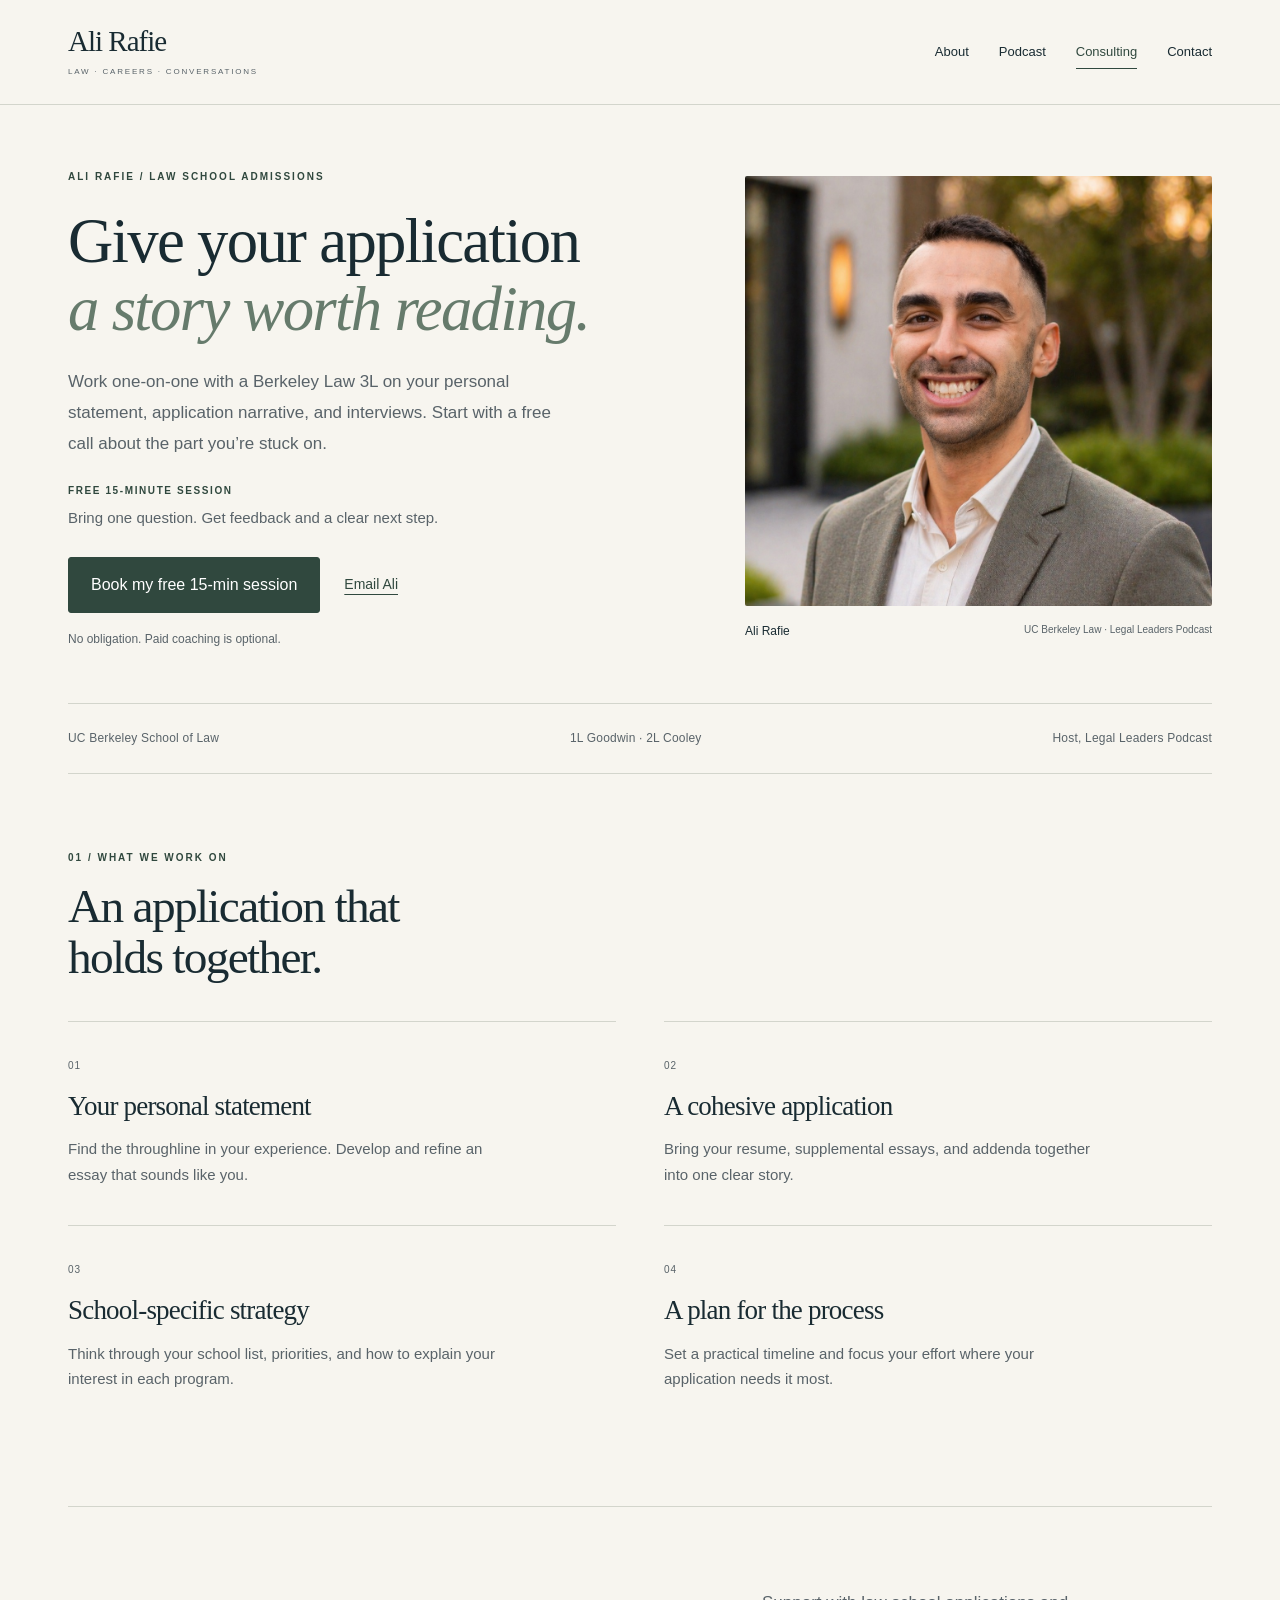
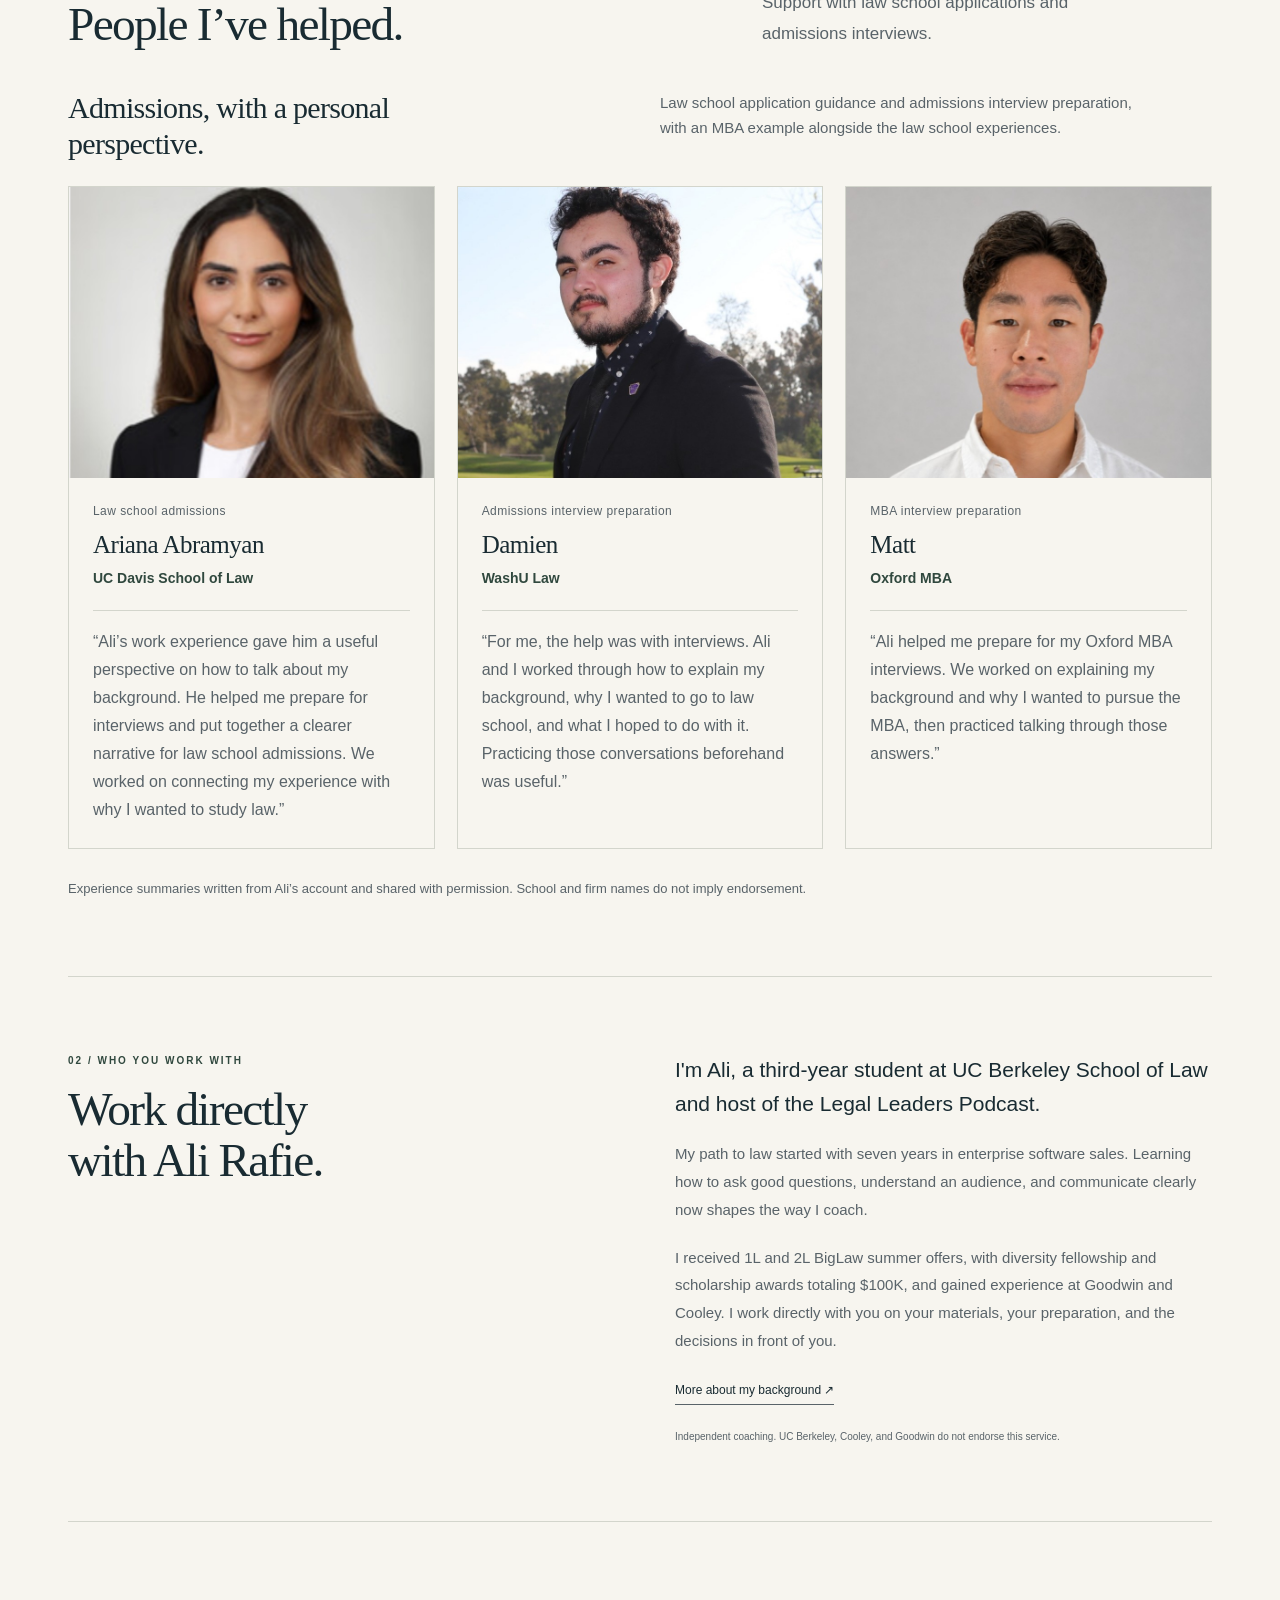
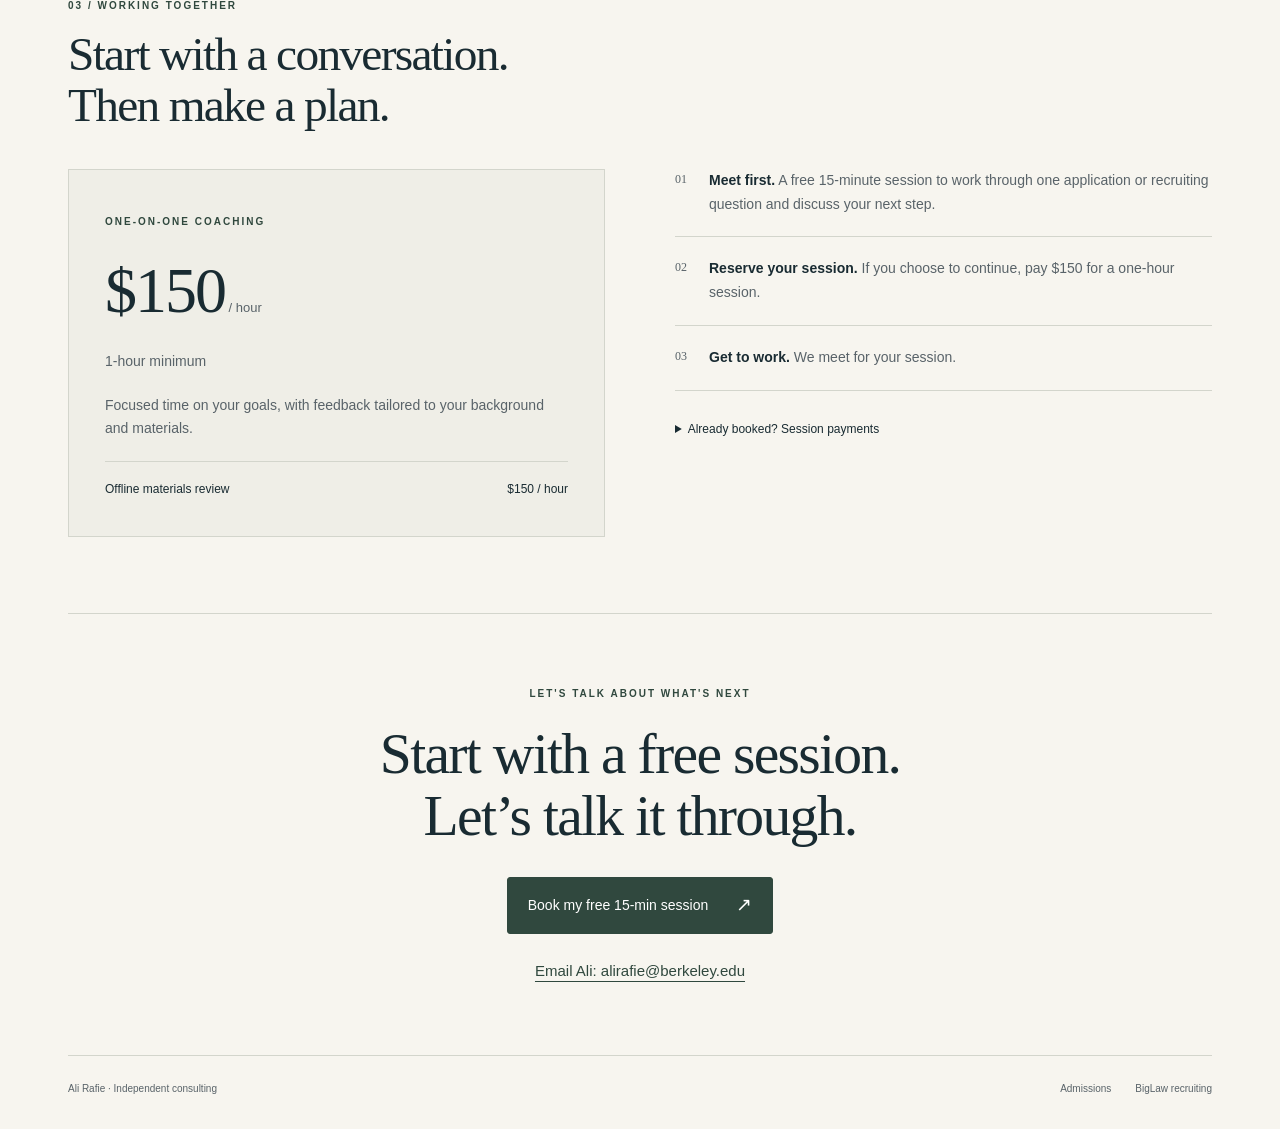
<file: admissions/index.html>
<!DOCTYPE html>
<html lang="en">
<head>
    <meta charset="UTF-8">
    <meta name="viewport" content="width=device-width, initial-scale=1.0">
    <title>Law School Admissions Coaching | Ali Rafie</title>
    <meta name="description" content="Turn your experience into a cohesive application. Work one-on-one with Ali Rafie, a UC Berkeley Law student, on personal statements, supplemental essays, resumes, and application strategy." />
    <link rel="canonical" href="https://alirafie.com/admissions/" />
    <meta property="og:type" content="website" />
    <meta property="og:title" content="Law School Admissions Coaching | Ali Rafie" />
    <meta property="og:description" content="Turn your experience into a cohesive application. Work one-on-one with Ali Rafie, a UC Berkeley Law student, on personal statements, supplemental essays, resumes, and application strategy." />
    <meta property="og:url" content="https://alirafie.com/admissions/" />
    <meta property="og:image" content="https://alirafie.com/BC0A7467-1A09-479F-815C-66E20A5C7458.PNG" />
    <meta name="twitter:card" content="summary_large_image" />
    <meta name="twitter:title" content="Law School Admissions Coaching | Ali Rafie" />
    <meta name="twitter:description" content="Turn your experience into a cohesive application. Work one-on-one with Ali Rafie, a UC Berkeley Law student, on personal statements, supplemental essays, resumes, and application strategy." />
    <meta name="twitter:image" content="https://alirafie.com/BC0A7467-1A09-479F-815C-66E20A5C7458.PNG" />
    <script type="application/ld+json">
        {
            "@context": "https://schema.org",
            "@graph": [
                {
                    "@type": "Person",
                    "name": "Ali Rafie",
                    "url": "https://alirafie.com/",
                    "image": "https://alirafie.com/BC0A7467-1A09-479F-815C-66E20A5C7458.PNG",
                    "jobTitle": "Law School Admissions and BigLaw Recruiting Consultant",
                    "affiliation": {
                        "@type": "CollegeOrUniversity",
                        "name": "UC Berkeley School of Law"
                    },
                    "sameAs": [
                        "https://www.linkedin.com/in/alirafie/"
                    ]
                },
                {
                    "@type": "Service",
                    "name": "Law School Admissions Coaching",
                    "provider": {
                        "@type": "Person",
                        "name": "Ali Rafie"
                    },
                    "url": "https://alirafie.com/admissions/",
                    "description": "Turn your experience into a cohesive application. Work one-on-one with Ali Rafie, a UC Berkeley Law student, on personal statements, supplemental essays, resumes, and application strategy."
                }
            ]
        }
    </script>
<link rel="stylesheet" href="/practice.css?v=7">
<link rel="stylesheet" href="/site-shell.css?v=6">
<script src="/site-shell.js?v=1" defer></script>
</head><body class="practice-page"><header class="site-header"><nav class="site-nav" aria-label="Main navigation"><a class="site-brand" href="/#about">Ali Rafie<span>LAW · CAREERS · CONVERSATIONS</span></a><div class="site-nav-links"><a href="/#about" data-page="about">About</a><a href="/podcast/" data-page="podcast">Podcast</a><a href="/consulting" data-page="consulting">Consulting</a><a href="/#contact" data-page="contact">Contact</a></div></nav></header><main><div class="practice"><header class="practice-hero"><div class="practice-hero-copy"><p class="practice-eyebrow">ALI RAFIE / LAW SCHOOL ADMISSIONS</p><h1>Give your application<br><em>a story worth reading.</em></h1><p class="practice-lede">Work one-on-one with a Berkeley Law 3L on your personal statement, application narrative, and interviews. Start with a free call about the part you’re stuck on.</p><div class="practice-free-offer"><p class="practice-offer-label">FREE 15-MINUTE SESSION</p><p>Bring one question. Get feedback and a clear next step.</p></div><div class="practice-consult-actions"><a class="practice-button" href="https://calendly.com/alirafie-berkeley/new-meeting" target="_blank" rel="noopener">Book my free 15-min session</a><a class="practice-hero-email" href="mailto:alirafie@berkeley.edu">Email Ali</a></div><p class="practice-consult-note">No obligation. Paid coaching is optional.</p></div><figure class="practice-portrait"><img src="/assets/portraits/ali-consulting.jpg" fetchpriority="high" decoding="async" alt="Ali Rafie" width="640" height="800"><figcaption>Ali Rafie <span>UC Berkeley Law · Legal Leaders Podcast</span></figcaption></figure></header>
<div class="practice-credentials"><span>UC Berkeley School of Law</span><span>1L Goodwin · 2L Cooley</span><span>Host, Legal Leaders Podcast</span></div><section class="practice-section"><div class="practice-section-heading"><p class="practice-eyebrow">01 / WHAT WE WORK ON</p><h2>An application that<br>holds together.</h2></div><div class="practice-services"><article><span class="practice-number">01</span><h3>Your personal statement</h3><p>Find the throughline in your experience. Develop and refine an essay that sounds like you.</p></article><article><span class="practice-number">02</span><h3>A cohesive application</h3><p>Bring your resume, supplemental essays, and addenda together into one clear story.</p></article><article><span class="practice-number">03</span><h3>School-specific strategy</h3><p>Think through your school list, priorities, and how to explain your interest in each program.</p></article><article><span class="practice-number">04</span><h3>A plan for the process</h3><p>Set a practical timeline and focus your effort where your application needs it most.</p></article></div></section>
<section class="practice-section practice-people" aria-labelledby="people-heading">
 <div class="practice-people-heading"><div><h2 id="people-heading">People I’ve helped.</h2></div><p>Support with law school applications and admissions interviews.</p></div>
 <div class="practice-people-group">
 <div class="practice-people-group-heading"><h3>Admissions, with a personal perspective.</h3><p>Law school application guidance and admissions interview preparation, with an MBA example alongside the law school experiences.</p></div>
 <div class="practice-people-grid practice-people-grid--admissions"><article class="practice-person">
 <img src="/assets/people/ariana-abramyan.jpg" alt="Ariana Abramyan" width="800" height="800" loading="lazy" decoding="async">
 <div class="practice-person-copy"><div class="practice-person-meta"><p class="practice-person-context">Law school admissions</p><h4>Ariana Abramyan</h4><p class="practice-person-destination">UC Davis School of Law</p></div><blockquote><p>“Ali’s work experience gave him a useful perspective on how to talk about my background. He helped me prepare for interviews and put together a clearer narrative for law school admissions. We worked on connecting my experience with why I wanted to study law.”</p></blockquote></div>
</article>
<article class="practice-person">
 <img src="/assets/people/damien.jpg" alt="Damien" width="800" height="800" loading="lazy" decoding="async">
 <div class="practice-person-copy"><div class="practice-person-meta"><p class="practice-person-context">Admissions interview preparation</p><h4>Damien</h4><p class="practice-person-destination">WashU Law</p></div><blockquote><p>“For me, the help was with interviews. Ali and I worked through how to explain my background, why I wanted to go to law school, and what I hoped to do with it. Practicing those conversations beforehand was useful.”</p></blockquote></div>
</article>
<article class="practice-person">
 <img src="/assets/people/matt.jpg" alt="Matt" width="800" height="800" loading="lazy" decoding="async">
 <div class="practice-person-copy"><div class="practice-person-meta"><p class="practice-person-context">MBA interview preparation</p><h4>Matt</h4><p class="practice-person-destination">Oxford MBA</p></div><blockquote><p>“Ali helped me prepare for my Oxford MBA interviews. We worked on explaining my background and why I wanted to pursue the MBA, then practiced talking through those answers.”</p></blockquote></div>
</article></div></div>
 <p class="practice-people-note">Experience summaries written from Ali’s account and shared with permission. School and firm names do not imply endorsement.</p>

</section>
<section class="practice-section practice-about"><div><p class="practice-eyebrow">02 / WHO YOU WORK WITH</p><h2>Work directly<br>with Ali Rafie.</h2></div><div class="practice-bio"><p class="practice-bio-lead">I'm Ali, a third-year student at UC Berkeley School of Law and host of the Legal Leaders Podcast.</p><p>My path to law started with seven years in enterprise software sales. Learning how to ask good questions, understand an audience, and communicate clearly now shapes the way I coach.</p><p>I received 1L and 2L BigLaw summer offers, with diversity fellowship and scholarship awards totaling $100K, and gained experience at Goodwin and Cooley. I work directly with you on your materials, your preparation, and the decisions in front of you.</p><a class="practice-text-link" href="/#about">More about my background ↗</a><p class="practice-disclosure">Independent coaching. UC Berkeley, Cooley, and Goodwin do not endorse this service.</p></div></section><section class="practice-section" id="pricing"><div class="practice-section-heading"><p class="practice-eyebrow">03 / WORKING TOGETHER</p><h2>Start with a conversation.<br>Then make a plan.</h2></div><div class="practice-pricing"><article class="practice-rate"><span class="practice-eyebrow">ONE-ON-ONE COACHING</span><p class="practice-price">$150<span> / hour</span></p><p>1-hour minimum</p><p>Focused time on your goals, with feedback tailored to your background and materials.</p><div class="practice-rate-row"><strong>Offline materials review</strong><span>$150 / hour</span></div></article><div class="practice-process"><div><span>01</span><p><strong>Meet first.</strong> A free 15-minute session to work through one application or recruiting question and discuss your next step.</p></div><div><span>02</span><p><strong>Reserve your session.</strong> If you choose to continue, pay $150 for a one-hour session.</p></div><div><span>03</span><p><strong>Get to work.</strong> We meet for your session.</p></div><details><summary>Already booked? Session payments</summary><div class="practice-payment"><a href="https://buy.stripe.com/fZucMX1KS8FpcFkbZycAo02" target="_blank" rel="noopener">Pay for your session ($150)</a></div></details></div></div></section><section class="practice-closing"><p class="practice-eyebrow">LET'S TALK ABOUT WHAT'S NEXT</p><h2>Start with a free session.<br>Let’s talk it through.</h2><a class="practice-button" href="https://calendly.com/alirafie-berkeley/new-meeting" target="_blank" rel="noopener">Book my free 15-min session <span aria-hidden="true">↗</span></a><a class="practice-email" href="mailto:alirafie@berkeley.edu">Email Ali: alirafie@berkeley.edu</a></section><footer class="practice-footer"><span>Ali Rafie · Independent consulting</span><nav aria-label="Consulting services"><a href="/admissions/">Admissions</a><a href="/biglaw/">BigLaw recruiting</a></nav></footer><div class="practice-mobile-book"><a class="practice-button" href="https://calendly.com/alirafie-berkeley/new-meeting" target="_blank" rel="noopener">Book my free 15-min session <span aria-hidden="true">↗</span></a></div></div></main><script src="/booking-config.js"></script><script src="/booking.js?v=4" defer></script></body></html>
</file>
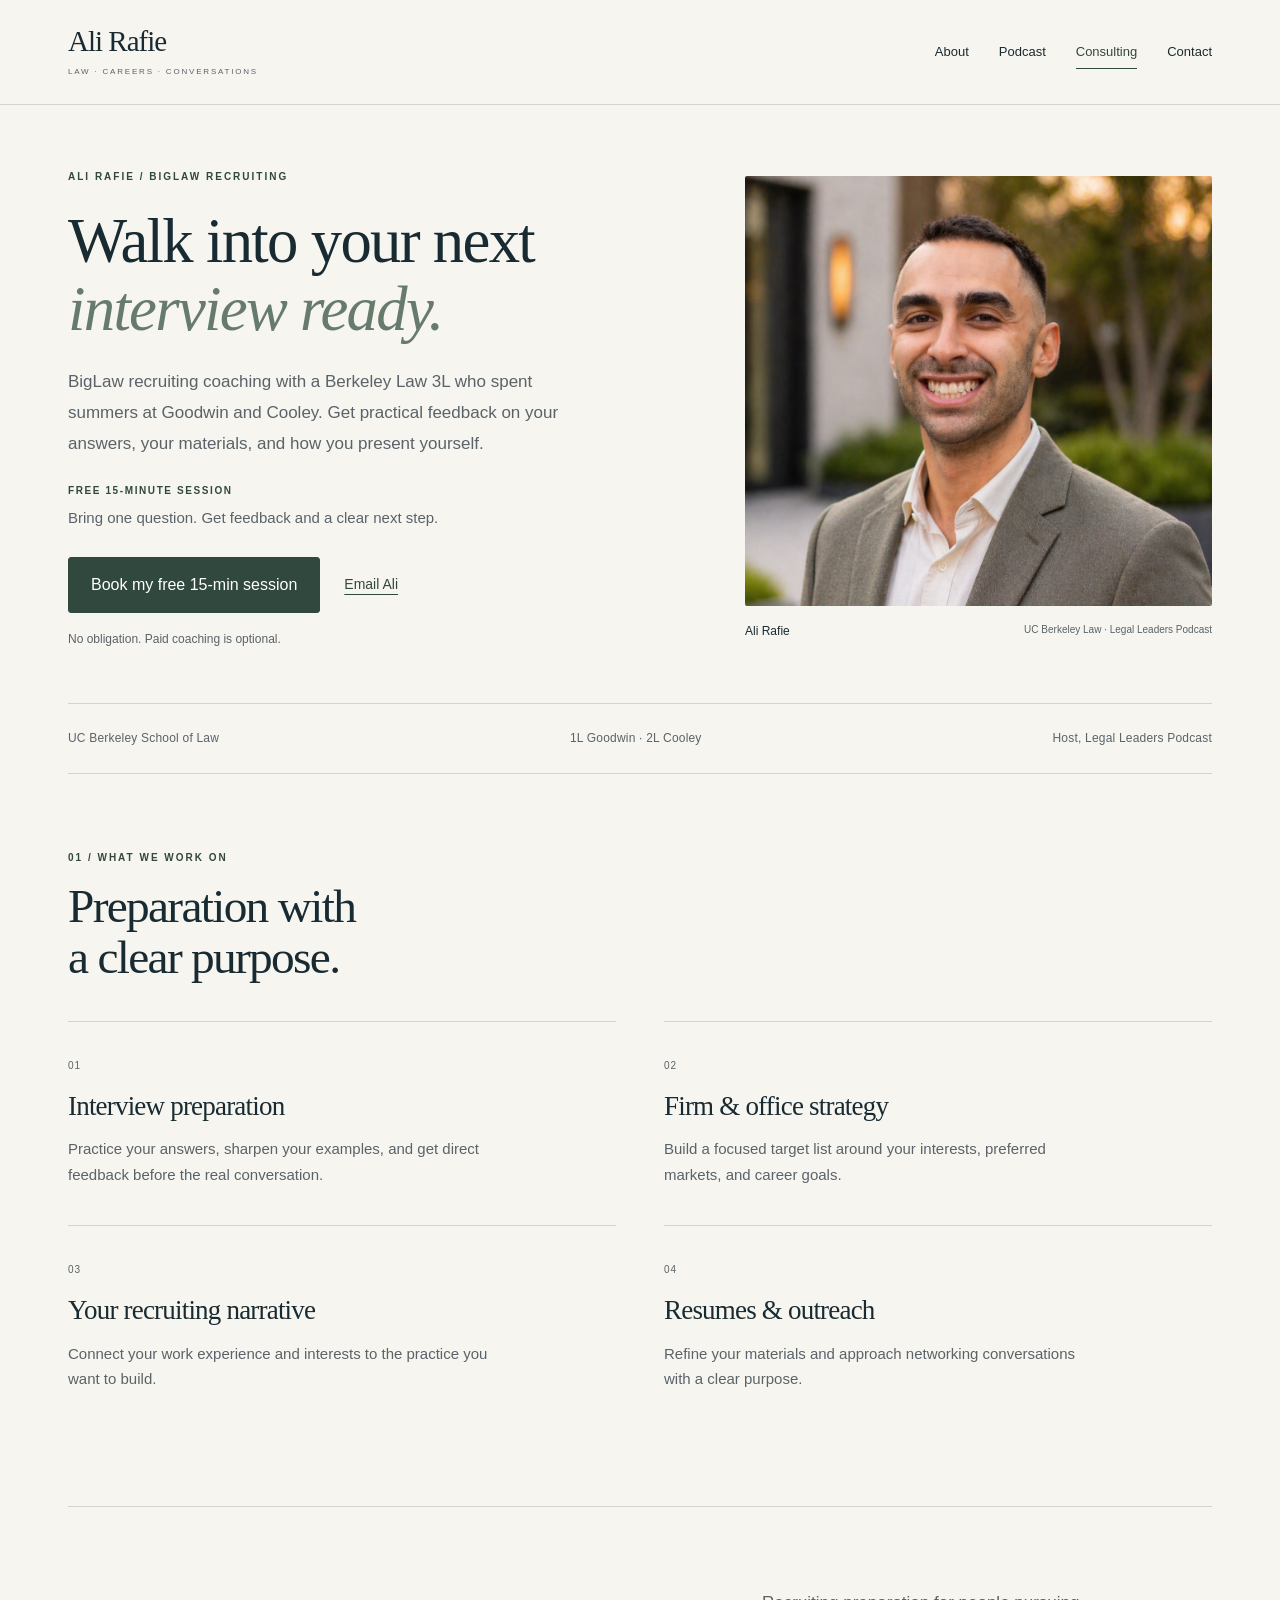
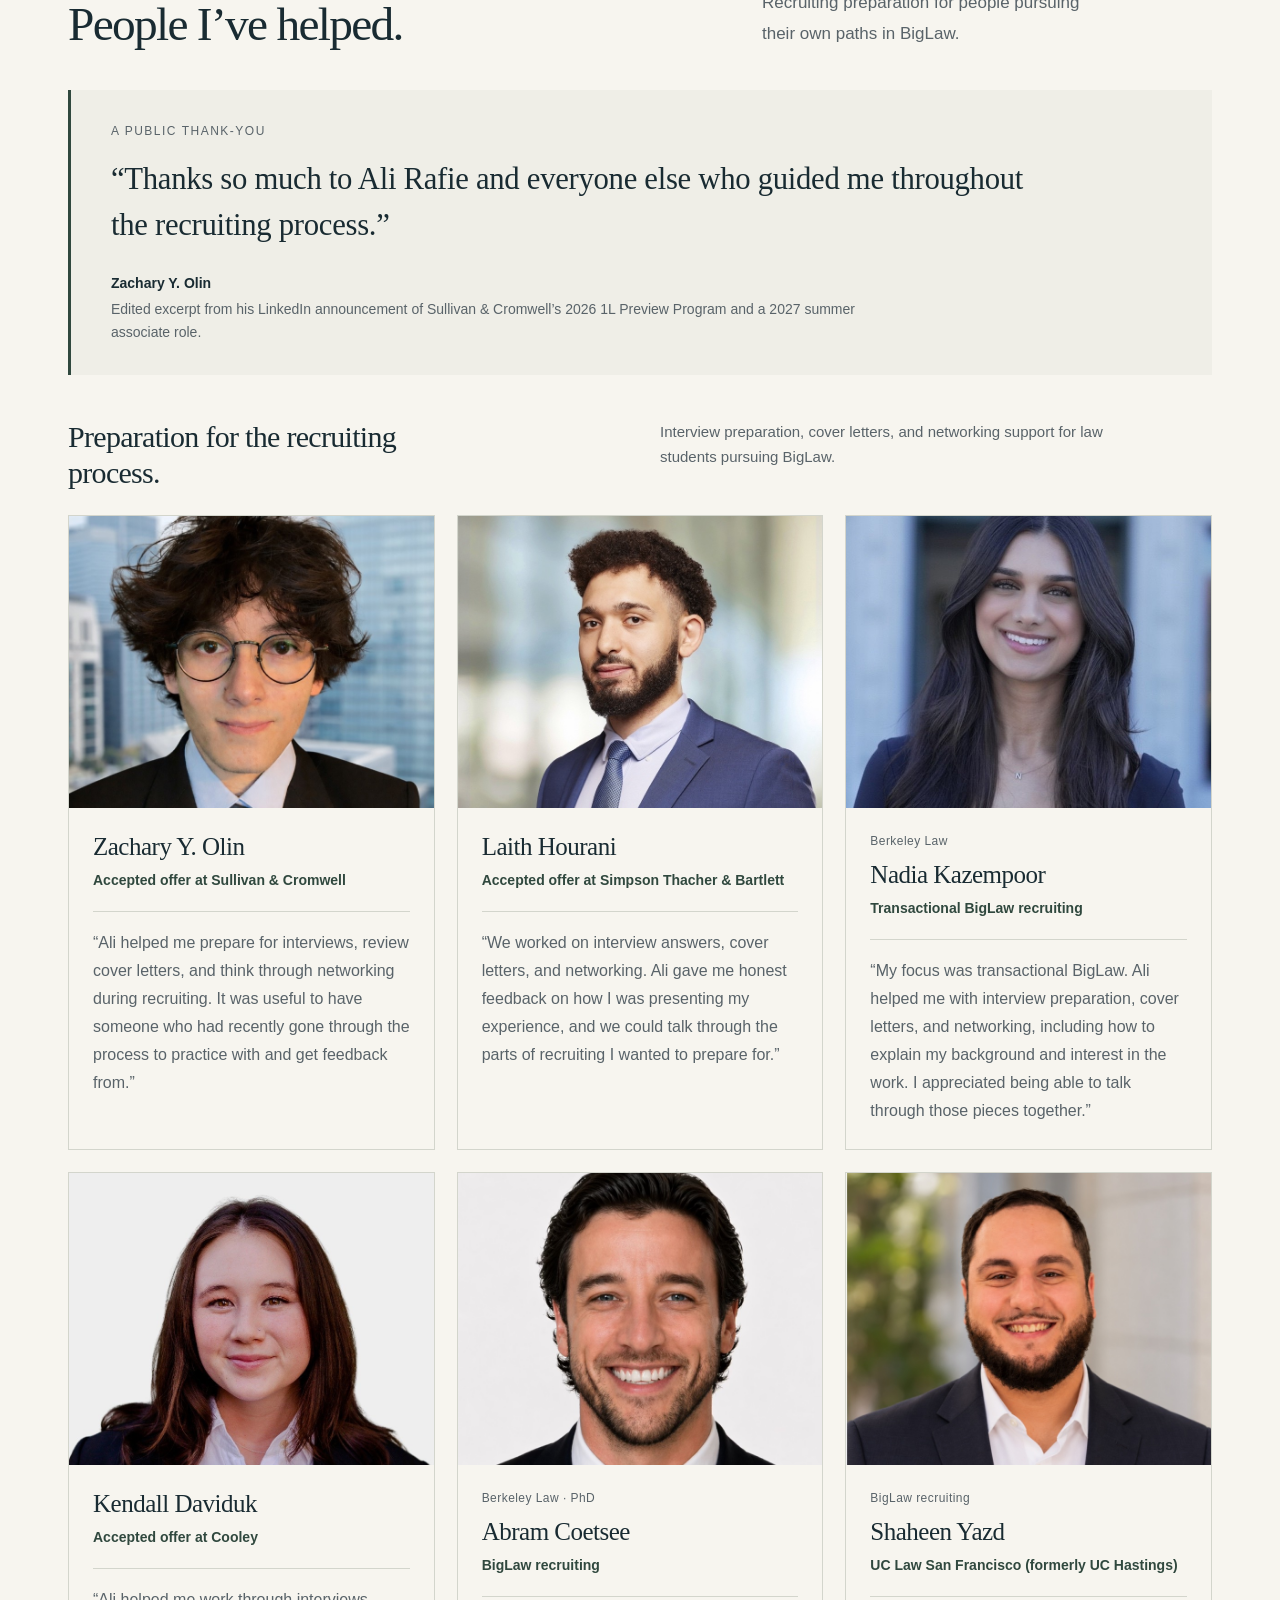
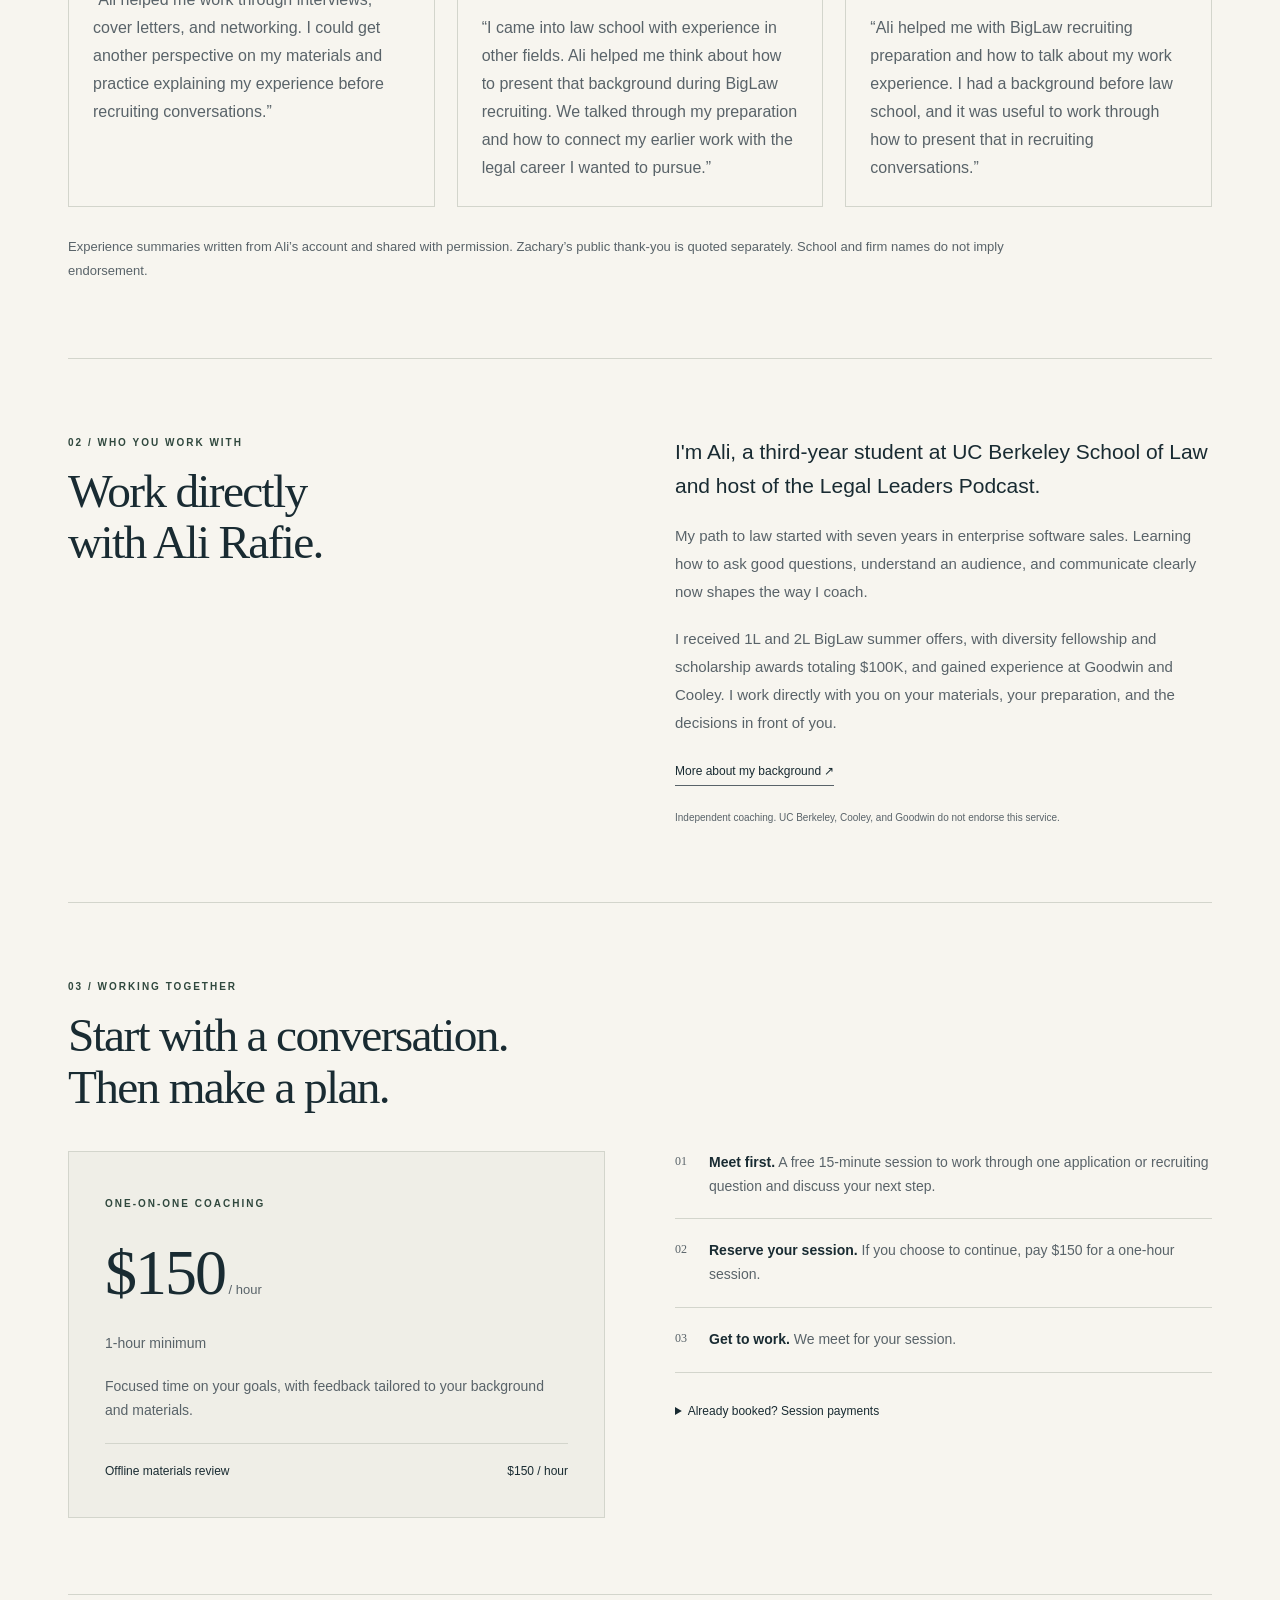
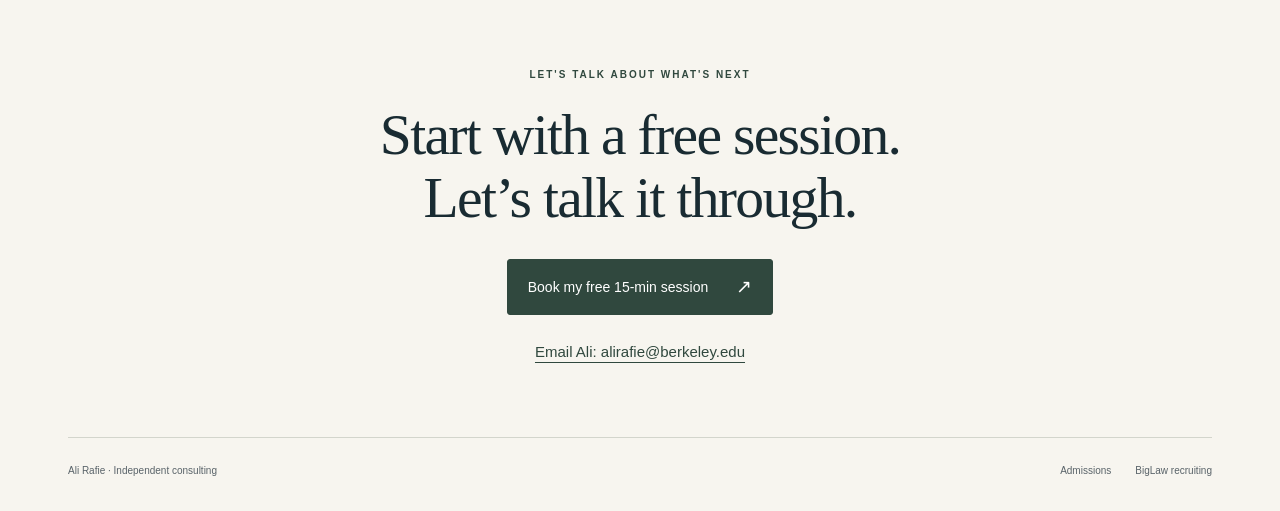
<file: biglaw/index.html>
<!DOCTYPE html>
<html lang="en">
<head>
    <meta charset="UTF-8">
    <meta name="viewport" content="width=device-width, initial-scale=1.0">
    <title>BigLaw Recruiting Coaching | Ali Rafie</title>
    <meta name="description" content="Prepare for recruiting with a clear story and a focused plan. Work one-on-one with Ali Rafie on interview preparation, firm and office strategy, resumes, and networking." />
    <link rel="canonical" href="https://alirafie.com/biglaw/" />
    <meta property="og:type" content="website" />
    <meta property="og:title" content="BigLaw Recruiting Coaching | Ali Rafie" />
    <meta property="og:description" content="Prepare for recruiting with a clear story and a focused plan. Work one-on-one with Ali Rafie on interview preparation, firm and office strategy, resumes, and networking." />
    <meta property="og:url" content="https://alirafie.com/biglaw/" />
    <meta property="og:image" content="https://alirafie.com/BC0A7467-1A09-479F-815C-66E20A5C7458.PNG" />
    <meta name="twitter:card" content="summary_large_image" />
    <meta name="twitter:title" content="BigLaw Recruiting Coaching | Ali Rafie" />
    <meta name="twitter:description" content="Prepare for recruiting with a clear story and a focused plan. Work one-on-one with Ali Rafie on interview preparation, firm and office strategy, resumes, and networking." />
    <meta name="twitter:image" content="https://alirafie.com/BC0A7467-1A09-479F-815C-66E20A5C7458.PNG" />
    <script type="application/ld+json">
        {
            "@context": "https://schema.org",
            "@graph": [
                {
                    "@type": "Person",
                    "name": "Ali Rafie",
                    "url": "https://alirafie.com/",
                    "image": "https://alirafie.com/BC0A7467-1A09-479F-815C-66E20A5C7458.PNG",
                    "jobTitle": "Law School Admissions and BigLaw Recruiting Consultant",
                    "affiliation": {
                        "@type": "CollegeOrUniversity",
                        "name": "UC Berkeley School of Law"
                    },
                    "sameAs": [
                        "https://www.linkedin.com/in/alirafie/"
                    ]
                },
                {
                    "@type": "Service",
                    "name": "BigLaw Recruiting Coaching",
                    "provider": {
                        "@type": "Person",
                        "name": "Ali Rafie"
                    },
                    "url": "https://alirafie.com/biglaw/",
                    "description": "Prepare for recruiting with a clear story and a focused plan. Work one-on-one with Ali Rafie on interview preparation, firm and office strategy, resumes, and networking."
                }
            ]
        }
    </script>
<link rel="stylesheet" href="/practice.css?v=7">
<link rel="stylesheet" href="/site-shell.css?v=6">
<script src="/site-shell.js?v=1" defer></script>
</head><body class="practice-page"><header class="site-header"><nav class="site-nav" aria-label="Main navigation"><a class="site-brand" href="/#about">Ali Rafie<span>LAW · CAREERS · CONVERSATIONS</span></a><div class="site-nav-links"><a href="/#about" data-page="about">About</a><a href="/podcast/" data-page="podcast">Podcast</a><a href="/consulting" data-page="consulting">Consulting</a><a href="/#contact" data-page="contact">Contact</a></div></nav></header><main><div class="practice"><header class="practice-hero"><div class="practice-hero-copy"><p class="practice-eyebrow">ALI RAFIE / BIGLAW RECRUITING</p><h1>Walk into your next<br><em>interview ready.</em></h1><p class="practice-lede">BigLaw recruiting coaching with a Berkeley Law 3L who spent summers at Goodwin and Cooley. Get practical feedback on your answers, your materials, and how you present yourself.</p><div class="practice-free-offer"><p class="practice-offer-label">FREE 15-MINUTE SESSION</p><p>Bring one question. Get feedback and a clear next step.</p></div><div class="practice-consult-actions"><a class="practice-button" href="https://calendly.com/alirafie-berkeley/new-meeting" target="_blank" rel="noopener">Book my free 15-min session</a><a class="practice-hero-email" href="mailto:alirafie@berkeley.edu">Email Ali</a></div><p class="practice-consult-note">No obligation. Paid coaching is optional.</p></div><figure class="practice-portrait"><img src="/assets/portraits/ali-consulting.jpg" fetchpriority="high" decoding="async" alt="Ali Rafie" width="640" height="800"><figcaption>Ali Rafie <span>UC Berkeley Law · Legal Leaders Podcast</span></figcaption></figure></header>
<div class="practice-credentials"><span>UC Berkeley School of Law</span><span>1L Goodwin · 2L Cooley</span><span>Host, Legal Leaders Podcast</span></div><section class="practice-section"><div class="practice-section-heading"><p class="practice-eyebrow">01 / WHAT WE WORK ON</p><h2>Preparation with<br>a clear purpose.</h2></div><div class="practice-services"><article><span class="practice-number">01</span><h3>Interview preparation</h3><p>Practice your answers, sharpen your examples, and get direct feedback before the real conversation.</p></article><article><span class="practice-number">02</span><h3>Firm & office strategy</h3><p>Build a focused target list around your interests, preferred markets, and career goals.</p></article><article><span class="practice-number">03</span><h3>Your recruiting narrative</h3><p>Connect your work experience and interests to the practice you want to build.</p></article><article><span class="practice-number">04</span><h3>Resumes & outreach</h3><p>Refine your materials and approach networking conversations with a clear purpose.</p></article></div></section>
<section class="practice-section practice-people" aria-labelledby="people-heading">
 <div class="practice-people-heading"><div><h2 id="people-heading">People I’ve helped.</h2></div><p>Recruiting preparation for people pursuing their own paths in BigLaw.</p></div>
 <figure class="practice-public-thanks"><p class="practice-person-context">A PUBLIC THANK-YOU</p><blockquote><p>“Thanks so much to Ali Rafie and everyone else who guided me throughout the recruiting process.”</p></blockquote><figcaption><strong>Zachary Y. Olin</strong><span>Edited excerpt from his LinkedIn announcement of Sullivan &amp; Cromwell’s 2026 1L Preview Program and a 2027 summer associate role.</span></figcaption></figure><div class="practice-people-group">
 <div class="practice-people-group-heading"><h3>Preparation for the recruiting process.</h3><p>Interview preparation, cover letters, and networking support for law students pursuing BigLaw.</p></div>
 <div class="practice-people-grid practice-people-grid--recruiting"><article class="practice-person">
 <img src="/assets/people/zachary-olin.jpg" alt="Zachary Y. Olin" width="800" height="800" loading="lazy" decoding="async">
 <div class="practice-person-copy"><div class="practice-person-meta"><h4>Zachary Y. Olin</h4><p class="practice-person-destination">Accepted offer at Sullivan &amp; Cromwell</p></div><blockquote><p>“Ali helped me prepare for interviews, review cover letters, and think through networking during recruiting. It was useful to have someone who had recently gone through the process to practice with and get feedback from.”</p></blockquote></div>
</article>
<article class="practice-person">
 <img src="/assets/people/laith-hourani.jpg" alt="Laith Hourani" width="800" height="800" loading="lazy" decoding="async">
 <div class="practice-person-copy"><div class="practice-person-meta"><h4>Laith Hourani</h4><p class="practice-person-destination">Accepted offer at Simpson Thacher &amp; Bartlett</p></div><blockquote><p>“We worked on interview answers, cover letters, and networking. Ali gave me honest feedback on how I was presenting my experience, and we could talk through the parts of recruiting I wanted to prepare for.”</p></blockquote></div>
</article>
<article class="practice-person">
 <img src="/assets/people/nadia-kazempoor.jpg" alt="Nadia Kazempoor" width="800" height="800" loading="lazy" decoding="async">
 <div class="practice-person-copy"><div class="practice-person-meta"><p class="practice-person-context">Berkeley Law</p><h4>Nadia Kazempoor</h4><p class="practice-person-destination">Transactional BigLaw recruiting</p></div><blockquote><p>“My focus was transactional BigLaw. Ali helped me with interview preparation, cover letters, and networking, including how to explain my background and interest in the work. I appreciated being able to talk through those pieces together.”</p></blockquote></div>
</article>
<article class="practice-person">
 <img src="/assets/people/kendall-daviduk.jpg" alt="Kendall Daviduk" width="800" height="800" loading="lazy" decoding="async">
 <div class="practice-person-copy"><div class="practice-person-meta"><h4>Kendall Daviduk</h4><p class="practice-person-destination">Accepted offer at Cooley</p></div><blockquote><p>“Ali helped me work through interviews, cover letters, and networking. I could get another perspective on my materials and practice explaining my experience before recruiting conversations.”</p></blockquote></div>
</article>
<article class="practice-person">
 <img src="/assets/people/abram-coetsee.jpg" alt="Abram Coetsee" width="800" height="800" loading="lazy" decoding="async">
 <div class="practice-person-copy"><div class="practice-person-meta"><p class="practice-person-context">Berkeley Law · PhD</p><h4>Abram Coetsee</h4><p class="practice-person-destination">BigLaw recruiting</p></div><blockquote><p>“I came into law school with experience in other fields. Ali helped me think about how to present that background during BigLaw recruiting. We talked through my preparation and how to connect my earlier work with the legal career I wanted to pursue.”</p></blockquote></div>
</article>
<article class="practice-person">
 <img src="/assets/people/shaheen-yazd.jpg" alt="Shaheen Yazd" width="800" height="800" loading="lazy" decoding="async">
 <div class="practice-person-copy"><div class="practice-person-meta"><p class="practice-person-context">BigLaw recruiting</p><h4>Shaheen Yazd</h4><p class="practice-person-destination">UC Law San Francisco (formerly UC Hastings)</p></div><blockquote><p>“Ali helped me with BigLaw recruiting preparation and how to talk about my work experience. I had a background before law school, and it was useful to work through how to present that in recruiting conversations.”</p></blockquote></div>
</article></div></div>
 <p class="practice-people-note">Experience summaries written from Ali’s account and shared with permission. Zachary’s public thank-you is quoted separately. School and firm names do not imply endorsement.</p>

</section>
<section class="practice-section practice-about"><div><p class="practice-eyebrow">02 / WHO YOU WORK WITH</p><h2>Work directly<br>with Ali Rafie.</h2></div><div class="practice-bio"><p class="practice-bio-lead">I'm Ali, a third-year student at UC Berkeley School of Law and host of the Legal Leaders Podcast.</p><p>My path to law started with seven years in enterprise software sales. Learning how to ask good questions, understand an audience, and communicate clearly now shapes the way I coach.</p><p>I received 1L and 2L BigLaw summer offers, with diversity fellowship and scholarship awards totaling $100K, and gained experience at Goodwin and Cooley. I work directly with you on your materials, your preparation, and the decisions in front of you.</p><a class="practice-text-link" href="/#about">More about my background ↗</a><p class="practice-disclosure">Independent coaching. UC Berkeley, Cooley, and Goodwin do not endorse this service.</p></div></section><section class="practice-section" id="pricing"><div class="practice-section-heading"><p class="practice-eyebrow">03 / WORKING TOGETHER</p><h2>Start with a conversation.<br>Then make a plan.</h2></div><div class="practice-pricing"><article class="practice-rate"><span class="practice-eyebrow">ONE-ON-ONE COACHING</span><p class="practice-price">$150<span> / hour</span></p><p>1-hour minimum</p><p>Focused time on your goals, with feedback tailored to your background and materials.</p><div class="practice-rate-row"><strong>Offline materials review</strong><span>$150 / hour</span></div></article><div class="practice-process"><div><span>01</span><p><strong>Meet first.</strong> A free 15-minute session to work through one application or recruiting question and discuss your next step.</p></div><div><span>02</span><p><strong>Reserve your session.</strong> If you choose to continue, pay $150 for a one-hour session.</p></div><div><span>03</span><p><strong>Get to work.</strong> We meet for your session.</p></div><details><summary>Already booked? Session payments</summary><div class="practice-payment"><a href="https://buy.stripe.com/fZucMX1KS8FpcFkbZycAo02" target="_blank" rel="noopener">Pay for your session ($150)</a></div></details></div></div></section><section class="practice-closing"><p class="practice-eyebrow">LET'S TALK ABOUT WHAT'S NEXT</p><h2>Start with a free session.<br>Let’s talk it through.</h2><a class="practice-button" href="https://calendly.com/alirafie-berkeley/new-meeting" target="_blank" rel="noopener">Book my free 15-min session <span aria-hidden="true">↗</span></a><a class="practice-email" href="mailto:alirafie@berkeley.edu">Email Ali: alirafie@berkeley.edu</a></section><footer class="practice-footer"><span>Ali Rafie · Independent consulting</span><nav aria-label="Consulting services"><a href="/admissions/">Admissions</a><a href="/biglaw/">BigLaw recruiting</a></nav></footer><div class="practice-mobile-book"><a class="practice-button" href="https://calendly.com/alirafie-berkeley/new-meeting" target="_blank" rel="noopener">Book my free 15-min session <span aria-hidden="true">↗</span></a></div></div></main><script src="/booking-config.js"></script><script src="/booking.js?v=4" defer></script></body></html>
</file>
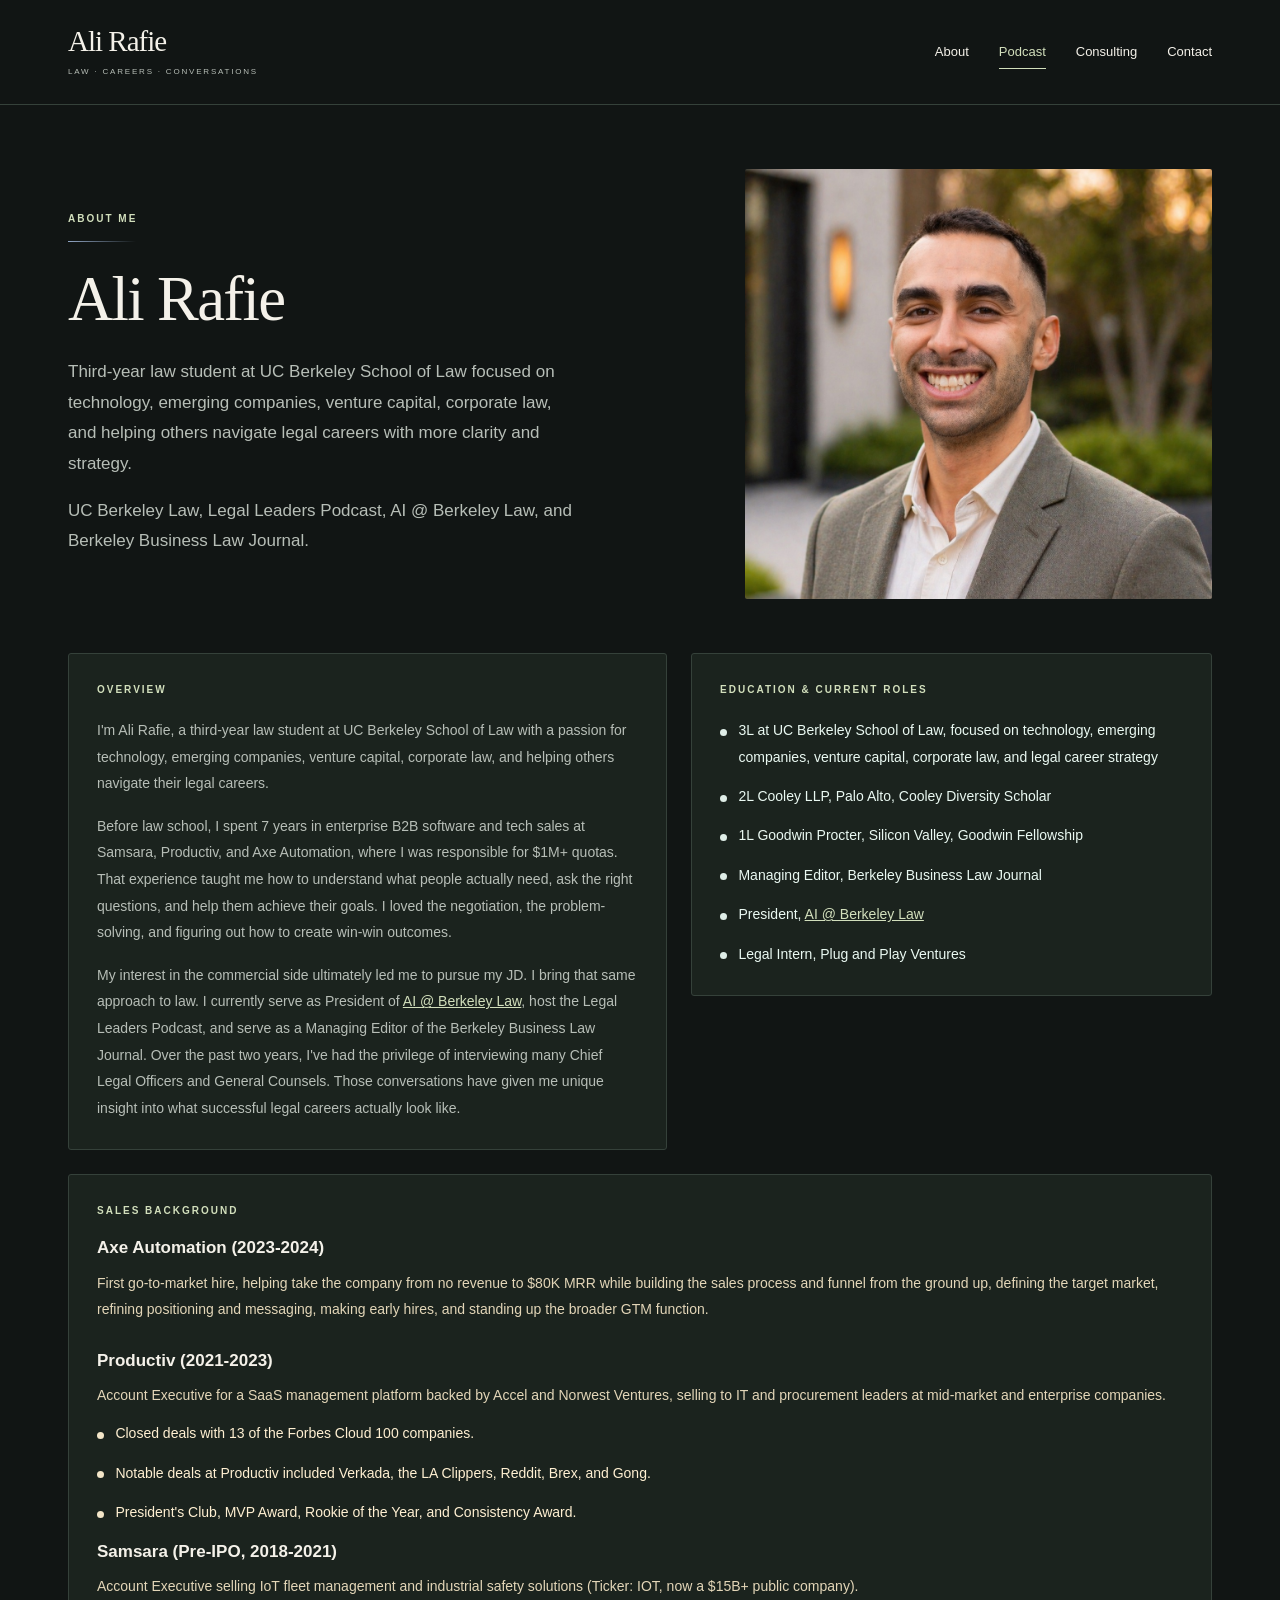
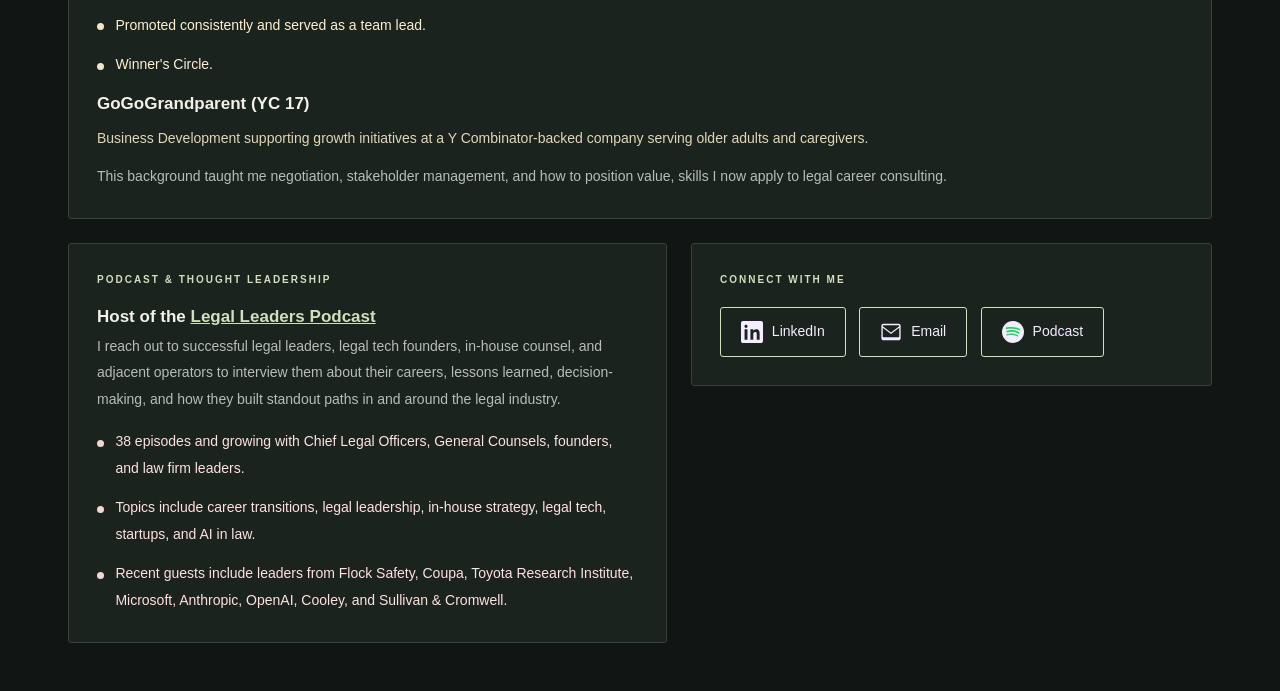
<file: podcast/index.html>
<!DOCTYPE html>
<html lang="en">
<head>
    <base href="/">
    <meta charset="UTF-8">
    <meta name="viewport" content="width=device-width, initial-scale=1.0">
    <title>Legal Leaders Podcast | Ali Rafie</title>
    <meta name="description" content="Ali Rafie is a UC Berkeley Law student, Legal Leaders Podcast host, and consultant focused on law school admissions, BigLaw recruiting, startups, corporate law, and legal career strategy." />
    <link rel="canonical" href="https://alirafie.com/podcast/" />
    <meta property="og:type" content="website" />
    <meta property="og:title" content="Ali Rafie | UC Berkeley Law | Legal Leaders Podcast | Legal Career Consulting" />
    <meta property="og:description" content="UC Berkeley Law student, Legal Leaders Podcast host, and consultant focused on law school admissions, BigLaw recruiting, startups, corporate law, and legal career strategy." />
    <meta property="og:url" content="https://alirafie.com/podcast/" />
    <meta property="og:image" content="https://alirafie.com/ChatGPT%20Image%20Apr%2019,%202026,%2010_20_06%20PM.png" />
    <meta name="twitter:card" content="summary_large_image" />
    <meta name="twitter:title" content="Ali Rafie | UC Berkeley Law | Legal Leaders Podcast | Legal Career Consulting" />
    <meta name="twitter:description" content="UC Berkeley Law student, Legal Leaders Podcast host, and consultant focused on law school admissions, BigLaw recruiting, startups, corporate law, and legal career strategy." />
    <meta name="twitter:image" content="https://alirafie.com/ChatGPT%20Image%20Apr%2019,%202026,%2010_20_06%20PM.png" />
    <script type="application/ld+json">
        {
            "@context": "https://schema.org",
            "@graph": [
                {
                    "@type": "Person",
                    "name": "Ali Rafie",
                    "url": "https://alirafie.com/",
                    "image": "https://alirafie.com/ChatGPT%20Image%20Apr%2019,%202026,%2010_20_06%20PM.png",
                    "jobTitle": "Law Student and Legal Career Consultant",
                    "affiliation": {
                        "@type": "CollegeOrUniversity",
                        "name": "UC Berkeley School of Law"
                    },
                    "sameAs": [
                        "https://www.linkedin.com/in/alirafie/",
                        "https://open.spotify.com/show/1u63TqRwYn2BxmLv1C9Q7E"
                    ]
                },
                {
                    "@type": "PodcastSeries",
                    "name": "Legal Leaders Podcast",
                    "url": "https://alirafie.com/#podcast",
                    "image": "https://alirafie.com/Facebook-Header%20copy.jpg",
                    "author": {
                        "@type": "Person",
                        "name": "Ali Rafie"
                    }
                },
                {
                    "@type": "WebSite",
                    "name": "Ali Rafie",
                    "url": "https://alirafie.com/"
                }
            ]
        }
    </script>
    <style>
        :root {
            --page-bg: #0f1419;
            --surface: #1a1f2e;
            --surface-2: #2a3441;
            --surface-3: #22303c;
            --text-primary: #ffffff;
            --text-secondary: #a0adb8;
            --accent: #1D9BF0;
            --accent-2: #00B4D8;
            --highlight: #FF8C00;
            --border: rgba(255, 255, 255, 0.1);
            --shadow: 0 18px 50px rgba(0, 0, 0, 0.28);
        }
        body {
            margin: 0;
            font-family: Inter, system-ui, -apple-system, BlinkMacSystemFont, "Segoe UI", sans-serif;
            background: radial-gradient(circle at top, #16202a 0%, var(--page-bg) 55%, #0b1016 100%);
            color: var(--text-primary);
            transition: background 0.25s ease, color 0.25s ease;
        }
        body.about-mode {
            background: #000;
        }
        body.consulting-mode {
            background: linear-gradient(180deg, #f7f3ec 0%, #ede5d8 100%);
            color: #25303b;
        }
        body.contact-mode {
            background: radial-gradient(circle at top, #31262b 0%, #1d1519 48%, #0d090b 100%);
        }
        .navbar {
            display: flex;
            justify-content: center;
            gap: 2rem;
            background: rgba(15, 20, 25, 0.92);
            color: var(--text-primary);
            padding: 1rem 0;
            position: sticky;
            top: 0;
            z-index: 100;
            backdrop-filter: blur(14px);
            border-bottom: 1px solid var(--border);
        }
        body.about-mode .navbar {
            background: rgba(0, 0, 0, 0.92);
            border-bottom-color: rgba(255, 255, 255, 0.08);
        }
        body.consulting-mode .navbar {
            background: rgba(255, 251, 245, 0.94);
            border-bottom-color: rgba(31, 62, 96, 0.1);
        }
        body.contact-mode .navbar {
            background: rgba(21, 14, 17, 0.92);
            border-bottom-color: rgba(255, 140, 122, 0.22);
        }
        .navbar a {
            color: var(--text-primary);
            text-decoration: none;
            font-weight: bold;
            transition: color 0.2s;
        }
        body.consulting-mode .navbar a {
            color: #31455c;
        }
        body.contact-mode .navbar a {
            color: #fff1ee;
        }
        .navbar a:hover {
            color: var(--accent);
        }
        body.consulting-mode .navbar a:hover {
            color: #9b7b3a;
        }
        body.contact-mode .navbar a:hover {
            color: #ff9b8b;
        }
        .container {
            max-width: 1240px;
            margin: 2.5rem auto;
            background: var(--surface);
            border-radius: 20px;
            box-shadow: var(--shadow);
            padding: 2.5rem 2.5rem;
            border: 1px solid var(--border);
        }
        body.about-mode .container {
            background: #111;
            border-color: rgba(255, 255, 255, 0.08);
            box-shadow: 0 4px 32px rgba(0, 0, 0, 0.35);
        }
        body.consulting-mode .container {
            background: linear-gradient(180deg, rgba(255, 255, 255, 0.98) 0%, rgba(249, 245, 237, 0.98) 100%);
            border-color: rgba(31, 62, 96, 0.08);
            box-shadow: 0 24px 60px rgba(37, 48, 59, 0.08);
        }
        body.contact-mode .container {
            background: linear-gradient(180deg, #1d1519 0%, #140f12 100%);
            border-color: rgba(255, 140, 122, 0.16);
            box-shadow: 0 18px 50px rgba(0, 0, 0, 0.34);
        }
        .profile-img {
            width: 280px;
            height: 280px;
            border-radius: 50%;
            object-fit: cover;
            margin-bottom: 24px;
            display: block;
            margin-left: auto;
            margin-right: auto;
            box-shadow: 0 4px 24px rgba(0,0,0,0.18);
            border: 4px solid transparent;
        }
        .podcast .profile-img {
            width: 100%;
            max-width: 420px;
            height: auto;
            border-radius: 12px;
            object-fit: contain;
            margin-bottom: 32px;
            box-shadow: 0 4px 24px rgba(0,0,0,0.18);
            background: #181818;
        }
        .about-section {
            width: 100%;
            color: #f5f5f5;
            display: grid;
            gap: 1.4rem;
            font-family: "Segoe UI", Arial, sans-serif;
        }
        .about-hero {
            display: grid;
            grid-template-columns: 320px minmax(0, 1fr);
            gap: 2rem;
            align-items: center;
            padding: 1.5rem 0 1rem 0;
        }
        .about-hero-copy {
            align-self: center;
        }
        .about-section .profile-img {
            width: 320px;
            height: 320px;
            object-fit: contain;
            border-radius: 20px;
            margin-bottom: 0;
            background: #111;
            border: 8px solid #111;
            box-shadow: 0 22px 44px rgba(0, 0, 0, 0.34);
        }
        .about-hero-copy h2 {
            margin: 0 0 0.75rem 0;
            font-size: clamp(2.6rem, 5vw, 3.4rem);
            letter-spacing: 0.01em;
            text-align: left;
        }
        .about-kicker {
            display: block;
            margin-bottom: 1rem;
            color: #9fb6d8;
            font-size: 0.82rem;
            font-weight: 700;
            letter-spacing: 0.18em;
            text-transform: uppercase;
        }
        .about-kicker::after {
            content: "";
            display: block;
            width: 68px;
            height: 1px;
            margin-top: 0.9rem;
            background: linear-gradient(90deg, rgba(159, 182, 216, 0.9), rgba(159, 182, 216, 0));
        }
        .about-intro {
            max-width: 720px;
            margin: 0 0 1rem 0;
            color: #ccd2dc;
            font-size: 1.06rem;
            line-height: 1.85;
        }
        .about-subtitle {
            margin: 0;
            color: #aeb8c6;
            font-size: 0.98rem;
            line-height: 1.8;
            max-width: 720px;
        }
        .about-grid {
            display: grid;
            grid-template-columns: 1fr;
            gap: 0;
        }
        .about-card {
            padding: 2.25rem 0;
            border-radius: 0;
            border: none;
            border-top: 1px solid rgba(255, 255, 255, 0.08);
            background: transparent;
            box-shadow: none;
        }
        .about-card.overview-card {
            border-top: none;
        }
        .about-card.education-card {
        }
        .about-card.sales-card {
        }
        .about-card.podcast-card {
        }
        .about-card.connect-card {
        }
        .about-section .section-title {
            margin: 0 0 1rem 0;
            font-size: 1.18rem;
            font-weight: 700;
            letter-spacing: 0.08em;
            text-transform: uppercase;
        }
        .about-card.overview-card .section-title {
            color: #b9d4ff;
        }
        .about-card.education-card .section-title {
            color: #9fe1c4;
        }
        .about-card.sales-card .section-title {
            color: #e9c982;
        }
        .about-card.podcast-card .section-title {
            color: #e1a8b6;
        }
        .about-card.connect-card .section-title {
            color: #c3b4e7;
        }
        .about-section p {
            font-size: 1.03rem;
            line-height: 1.8;
            color: #d1d7e0;
            margin: 0 0 1rem 0;
        }
        .about-section p:last-child {
            margin-bottom: 0;
        }
        .about-section ul,
        .about-section .sales-list,
        .about-section .podcast-list {
            list-style: none;
            padding: 0;
            margin: 0;
            display: grid;
            gap: 0.8rem;
        }
        .about-section ul li,
        .about-section .sales-list li,
        .about-section .podcast-list li {
            position: relative;
            padding-left: 1.15rem;
            color: #eef2f7;
            line-height: 1.7;
        }
        .about-section ul li:before,
        .about-section .sales-list li:before,
        .about-section .podcast-list li:before {
            content: "";
            position: absolute;
            left: 0;
            top: 0.72rem;
            width: 7px;
            height: 7px;
            border-radius: 50%;
            background: currentColor;
            opacity: 0.95;
        }
        .about-card.education-card ul li {
            color: #eaf9f2;
        }
        .about-card.sales-card .sales-list li {
            color: #fff0d2;
        }
        .about-card.podcast-card .podcast-list li {
            color: #ffe1e1;
        }
        .about-section .company {
            margin: 1.25rem 0 0.35rem 0;
            font-size: 1.1rem;
            font-weight: 700;
            color: #fff;
        }
        .about-section .company:first-of-type {
            margin-top: 0;
        }
        .about-section .role {
            margin-bottom: 0.75rem;
            color: #b8c0cb;
            line-height: 1.7;
        }
        .about-company-stack {
            display: grid;
            gap: 1rem;
        }
        .about-company-block {
            display: grid;
            grid-template-columns: minmax(0, 1fr);
            gap: 0.7rem;
            align-items: start;
        }
        .about-company-header {
            display: flex;
            align-items: center;
            gap: 0.9rem;
            flex-wrap: wrap;
        }
        .about-company-logo {
            display: block;
            width: auto;
            max-width: 130px;
            height: 28px;
            object-fit: contain;
        }
        .about-company-stack {
            margin-top: 0.25rem;
        }
        .about-card.sales-card .role {
            color: #e3d6b8;
        }
        .about-card.sales-card .company {
            margin-top: 0;
            margin-bottom: 0;
        }
        .about-section .connect-links {
            display: flex;
            flex-wrap: wrap;
            gap: 0.85rem;
            align-items: center;
        }
        .about-section .connect-links a {
            color: #f5edff;
            font-size: 1rem;
            text-decoration: none;
            transition: transform 0.2s, border-color 0.2s, background 0.2s;
            display: inline-flex;
            align-items: center;
            gap: 0.55rem;
            padding: 0.8rem 1rem;
            border-radius: 14px;
            border: 1px solid rgba(212, 187, 255, 0.2);
            background: rgba(212, 187, 255, 0.08);
        }
        .about-section .connect-links a:hover {
            transform: translateY(-2px);
            border-color: rgba(212, 187, 255, 0.4);
            background: rgba(212, 187, 255, 0.14);
        }
        .about-section .connect-links svg {
            width: 22px;
            height: 22px;
            vertical-align: middle;
        }
        @media (max-width: 900px) {
            .container {
                max-width: 98vw;
                padding: 1.2rem 0.5rem;
            }
            .about-hero,
            .about-grid {
                grid-template-columns: 1fr;
            }
            .about-section .profile-img {
                width: min(95vw, 320px);
                height: auto;
            }
            .about-company-block {
                grid-template-columns: 1fr;
            }
            .about-company-logo {
                max-width: 120px;
                height: 26px;
            }
        }
        .about-section h2 {
            font-size: 2.2rem;
            font-weight: 700;
            margin-bottom: 0.5rem;
        }
        .about-section .subheading {
            font-size: 1.15rem;
            font-weight: 500;
            color: #bbb;
            margin-bottom: 1.5rem;
            text-align: center;
        }
        .about-section .bio {
            font-size: 1.08rem;
            line-height: 1.7;
            margin-bottom: 1.5rem;
            text-align: left;
            max-width: 600px;
        }
        .about-section .credentials {
            list-style: none;
            padding: 0;
            margin: 0 0 1.5rem 0;
            width: 100%;
            max-width: 600px;
        }
        .about-section .credentials li {
            padding: 0.4rem 0 0.4rem 1.5rem;
            position: relative;
            font-size: 1rem;
        }
        .about-section .credentials li:before {
            content: '\2022';
            position: absolute;
            left: 0;
            color: #ff5252;
            font-size: 1.2rem;
            top: 0.2rem;
        }
        .about-section .links {
            display: flex;
            gap: 1.2rem;
            margin-bottom: 1.5rem;
            align-items: center;
        }
        .about-section .links a {
            color: #ff5252;
            text-decoration: none;
            font-weight: 500;
            transition: color 0.2s, border-bottom 0.2s;
            border-bottom: 1.5px solid transparent;
        }
        .about-section .links a:hover {
            color: #fff;
            border-bottom: 1.5px solid #ff5252;
        }
        .about-section .linkedin {
            width: 28px;
            height: 28px;
            display: inline-block;
            vertical-align: middle;
            filter: grayscale(1) brightness(2);
            transition: filter 0.2s;
        }
        .about-section .linkedin:hover {
            filter: grayscale(0) brightness(1.2);
        }
        .about-section .interests {
            font-size: 0.97rem;
            color: #aaa;
            margin-top: 2rem;
            text-align: center;
        }
        @media (max-width: 700px) {
            .about-section {
                padding: 1.2rem 0.5rem 1.2rem 0.5rem;
            }
            .about-section .bio, .about-section .credentials {
                max-width: 98vw;
            }
            .profile-img {
                width: 95vw;
                height: auto;
                max-width: 320px;
                max-height: 320px;
            }
        }
        .about-section a,
        .about-section a:visited {
            color: #ff5252;
        }
        h2 {
            text-align: center;
            margin-top: 0;
        }
        .red {
            color: red;
        }
        .section {
            display: none;
        }
        .section.active {
            display: block;
        }
        .podcast-section {
            display: none;
        }
        .podcast-section.active {
            display: block;
        }
        .podcast-page {
            padding: 1.5rem 0 2.5rem 0;
        }
        .podcast-hero {
            display: grid;
            grid-template-columns: 1fr;
            gap: 2rem;
            align-items: stretch;
            margin-bottom: 3rem;
        }
        .podcast-banner {
            width: min(100%, 860px);
            height: auto;
            display: block;
            margin: 0 auto;
            border-radius: 22px;
            border: 1px solid var(--border);
            box-shadow: var(--shadow);
            background: #0f1419;
        }
        .podcast-cover {
            width: 100%;
            max-width: 360px;
            height: auto;
            display: block;
            margin: 0 auto;
            border-radius: 24px;
            object-fit: contain;
            background: var(--surface-2);
            border: 1px solid var(--border);
            box-shadow: var(--shadow);
        }
        .podcast-hero-copy h2 {
            margin-bottom: 0.75rem;
            font-size: clamp(2.5rem, 5vw, 3rem);
            text-align: left;
        }
        .podcast-subtitle {
            margin: 0 0 1.5rem 0;
            color: var(--text-secondary);
            font-size: 1.1rem;
            line-height: 1.7;
            max-width: 720px;
        }
        .podcast-stat-row,
        .podcast-actions,
        .podcast-toolbar,
        .podcast-toolbar-actions,
        .episode-tags,
        .episode-links,
        .podcast-platform-links {
            display: flex;
            flex-wrap: wrap;
            gap: 0.75rem;
        }
        .podcast-stat-chip,
        .podcast-platform-links a {
            padding: 0.75rem 1rem;
            border-radius: 999px;
            background: rgba(255, 255, 255, 0.05);
            border: 1px solid var(--border);
            color: var(--text-primary);
            font-size: 0.96rem;
        }
        .podcast-toolbar {
            justify-content: space-between;
            align-items: center;
            gap: 1rem;
            margin-bottom: 3rem;
        }
        .podcast-search {
            flex: 1 1 380px;
            min-width: 260px;
            padding: 0.95rem 1rem;
            border-radius: 12px;
            border: 1px solid var(--border);
            background: var(--surface-2);
            color: var(--text-primary);
            font-size: 1rem;
        }
        .podcast-search::placeholder {
            color: var(--text-secondary);
        }
        .podcast-filter {
            padding: 0.9rem 1rem;
            border-radius: 12px;
            border: 1px solid var(--border);
            background: var(--surface-2);
            color: var(--text-primary);
            font-size: 0.98rem;
        }
        .section-block {
            margin-top: 5rem;
        }
        .section-block:first-of-type {
            margin-top: 0;
        }
        .section-heading-row {
            display: flex;
            flex-wrap: wrap;
            justify-content: space-between;
            align-items: flex-end;
            gap: 1rem;
            margin-bottom: 2rem;
        }
        .section-heading-row h3 {
            margin: 0;
            font-size: clamp(1.9rem, 4vw, 2rem);
            color: var(--text-primary);
        }
        .section-subtitle {
            margin: 0.6rem 0 0 0;
            color: var(--text-secondary);
            font-size: 1rem;
            line-height: 1.6;
            max-width: 760px;
        }
        .section-count {
            color: var(--text-secondary);
            font-size: 0.95rem;
            white-space: nowrap;
        }
        .section-rule {
            width: 100%;
            height: 2px;
            background: linear-gradient(90deg, var(--accent) 0%, rgba(29, 155, 240, 0.1) 100%);
            border-radius: 999px;
            margin-top: 1rem;
        }
        .episode-list {
            display: grid;
            gap: 1.25rem;
        }
        .episode-card {
            display: grid;
            grid-template-columns: 100px minmax(0, 1fr) 220px;
            gap: 1.5rem;
            align-items: start;
            background: var(--surface-2);
            border: 1px solid var(--border);
            border-radius: 12px;
            padding: 24px;
            transition: transform 0.3s ease, box-shadow 0.3s ease, border-color 0.3s ease;
        }
        .episode-card:hover {
            transform: translateY(-4px);
            box-shadow: 0 22px 60px rgba(0, 0, 0, 0.28);
            border-color: rgba(29, 155, 240, 0.6);
        }
        .episode-avatar-wrap {
            position: relative;
        }
        .episode-avatar,
        .episode-avatar-fallback {
            width: 100px;
            height: 100px;
            border-radius: 50%;
            display: flex;
            align-items: center;
            justify-content: center;
            border: 2px solid rgba(255, 255, 255, 0.12);
            box-shadow: 0 12px 30px rgba(0, 0, 0, 0.24);
            overflow: hidden;
        }
        .episode-avatar {
            object-fit: cover;
            background: var(--surface-3);
        }
        .episode-avatar-fallback {
            color: #fff;
            font-size: 1.55rem;
            font-weight: 700;
            letter-spacing: 0.04em;
        }
        .episode-badge {
            position: absolute;
            top: -8px;
            right: -10px;
            padding: 0.35rem 0.55rem;
            border-radius: 999px;
            background: var(--highlight);
            color: #09121a;
            font-size: 0.7rem;
            font-weight: 800;
            letter-spacing: 0.08em;
            text-transform: uppercase;
        }
        .episode-content {
            min-width: 0;
        }
        .episode-title {
            display: inline-block;
            color: var(--text-primary);
            text-decoration: none;
            font-size: 1.25rem;
            font-weight: 700;
            line-height: 1.4;
            margin-bottom: 0.45rem;
        }
        .episode-title:hover {
            color: var(--accent);
        }
        .episode-guest {
            color: var(--text-secondary);
            font-size: 1rem;
            margin-bottom: 0.35rem;
        }
        .episode-meta-line {
            color: var(--text-secondary);
            font-size: 0.9rem;
            margin-bottom: 0.85rem;
        }
        .episode-summary {
            color: #d8e0e8;
            font-size: 0.97rem;
            line-height: 1.7;
            margin: 0 0 1rem 0;
        }
        .topic-tag {
            padding: 6px 12px;
            border-radius: 16px;
            font-size: 0.75rem;
            font-weight: 700;
            letter-spacing: 0.08em;
            text-transform: uppercase;
            border: 1px solid transparent;
        }
        .tag-leadership {
            color: #7ec8ff;
            background: rgba(29, 155, 240, 0.14);
            border-color: rgba(29, 155, 240, 0.28);
        }
        .tag-in-house {
            color: #72f0ff;
            background: rgba(0, 180, 216, 0.14);
            border-color: rgba(0, 180, 216, 0.28);
        }
        .tag-biglaw {
            color: #c6b4ff;
            background: rgba(130, 96, 255, 0.14);
            border-color: rgba(130, 96, 255, 0.28);
        }
        .tag-legal-tech {
            color: #8be28f;
            background: rgba(46, 204, 113, 0.14);
            border-color: rgba(46, 204, 113, 0.28);
        }
        .tag-startups {
            color: #ffc27a;
            background: rgba(255, 140, 0, 0.14);
            border-color: rgba(255, 140, 0, 0.28);
        }
        .tag-career-transitions {
            color: #ffb3d2;
            background: rgba(255, 86, 146, 0.14);
            border-color: rgba(255, 86, 146, 0.28);
        }
        .tag-ai {
            color: #ff9f9f;
            background: rgba(255, 82, 82, 0.14);
            border-color: rgba(255, 82, 82, 0.28);
        }
        .episode-media {
            display: flex;
            flex-direction: column;
            align-items: center;
            gap: 0.85rem;
        }
        .episode-short,
        .episode-short-placeholder {
            width: 200px;
            height: 355px;
            border-radius: 16px;
            border: 1px solid var(--border);
            background: #111926;
            overflow: hidden;
        }
        .episode-short {
            display: block;
        }
        .episode-short-placeholder {
            display: flex;
            flex-direction: column;
            justify-content: center;
            align-items: center;
            padding: 1rem;
            text-align: center;
            color: var(--text-secondary);
        }
        .short-placeholder-label {
            font-size: 0.7rem;
            text-transform: uppercase;
            letter-spacing: 0.1em;
            color: var(--accent-2);
            margin-bottom: 0.55rem;
        }
        .short-placeholder-token {
            font-family: ui-monospace, SFMono-Regular, Menlo, Monaco, Consolas, monospace;
            font-size: 0.74rem;
            line-height: 1.55;
            color: #d9e6f2;
            word-break: break-word;
        }
        .episode-links {
            margin-top: 1rem;
            align-items: center;
        }
        .episode-feature-links {
            display: flex;
            flex-wrap: wrap;
            gap: 0.7rem;
            margin-top: 0.85rem;
        }
        .episode-feature-link {
            display: inline-flex;
            align-items: center;
            min-height: 40px;
            padding: 0.65rem 0.9rem;
            border-radius: 8px;
            border: 1px solid rgba(203, 170, 104, 0.26);
            background: rgba(203, 170, 104, 0.1);
            color: #f2dba9;
            font-size: 0.86rem;
            font-weight: 700;
            text-decoration: none;
        }
        .episode-feature-link:hover {
            border-color: rgba(203, 170, 104, 0.44);
            background: rgba(203, 170, 104, 0.16);
        }
        .podcast-button {
            display: inline-flex;
            align-items: center;
            justify-content: center;
            min-height: 48px;
            padding: 12px 24px;
            border-radius: 8px;
            border: 1px solid transparent;
            font-size: 1rem;
            font-weight: 600;
            text-decoration: none;
            transition: transform 0.25s ease, background 0.25s ease, border-color 0.25s ease, color 0.25s ease;
            cursor: pointer;
        }
        .podcast-button:hover {
            transform: scale(1.05);
        }
        .podcast-button.primary {
            background: var(--accent);
            color: #fff;
        }
        .podcast-button.primary:hover {
            background: #1488d2;
        }
        .podcast-button.secondary {
            background: transparent;
            border-color: rgba(29, 155, 240, 0.55);
            color: var(--accent);
        }
        .podcast-button.secondary:hover {
            background: rgba(29, 155, 240, 0.1);
        }
        .podcast-button.disabled {
            opacity: 0.65;
        }
        .podcast-button.brand-button {
            gap: 0.55rem;
        }
        .podcast-button.brand-spotify {
            background: #1ED760;
            border-color: #1ED760;
            color: #000000;
        }
        .podcast-button.brand-spotify:hover {
            background: #1ED760;
        }
        .podcast-button.brand-youtube {
            background: #FF0000;
            border-color: #FF0000;
            color: #FFFFFF;
        }
        .podcast-button.brand-youtube:hover {
            background: #FF0000;
        }
        .podcast-button.brand-apple {
            background: #872EC4;
            border-color: #872EC4;
            color: #FFFFFF;
        }
        .podcast-button.brand-apple:hover {
            background: #872EC4;
        }
        .podcast-button .button-icon {
            width: 18px;
            height: 18px;
            display: inline-block;
            flex: 0 0 auto;
        }
        .podcast-empty {
            padding: 1.5rem;
            border-radius: 12px;
            background: rgba(255, 255, 255, 0.04);
            border: 1px dashed rgba(255, 255, 255, 0.15);
            color: var(--text-secondary);
        }
        .subscribe-card {
            margin-top: 5rem;
            padding: 2rem;
            background: linear-gradient(135deg, rgba(29, 155, 240, 0.12), rgba(0, 180, 216, 0.08));
            border: 1px solid rgba(29, 155, 240, 0.2);
            border-radius: 18px;
        }
        .podcast-press-strip {
            margin-top: 1rem;
            padding: 0.85rem;
            border-radius: 12px;
            background: rgba(255, 255, 255, 0.04);
            border: 1px solid rgba(203, 170, 104, 0.18);
        }
        .podcast-press-heading {
            margin-bottom: 0.55rem;
            color: var(--text-secondary);
            font-size: 0.78rem;
            font-weight: 800;
            letter-spacing: 0.12em;
            text-transform: uppercase;
        }
        .podcast-press-links {
            display: flex;
            flex-wrap: wrap;
            gap: 0.6rem;
        }
        .podcast-press-link {
            display: inline-flex;
            align-items: center;
            min-height: 38px;
            padding: 0.6rem 0.8rem;
            border-radius: 8px;
            border: 1px solid rgba(29, 155, 240, 0.24);
            background: rgba(29, 155, 240, 0.08);
            color: var(--text-primary);
            font-size: 0.86rem;
            font-weight: 700;
            text-decoration: none;
        }
        .podcast-press-link:hover {
            border-color: rgba(29, 155, 240, 0.42);
            background: rgba(29, 155, 240, 0.12);
        }
        .consulting-feature-card {
            margin-top: 3rem;
            padding: 1.7rem 1.8rem;
            border-radius: 18px;
            background: rgba(255, 255, 255, 0.04);
            border: 1px solid rgba(203, 170, 104, 0.18);
        }
        .consulting-feature-card h3 {
            margin: 0 0 0.75rem 0;
            font-size: 1.55rem;
        }
        .consulting-feature-card p {
            margin: 0 0 1rem 0;
            color: var(--text-secondary);
            line-height: 1.7;
            max-width: 820px;
        }
        .feature-link-card {
            display: block;
            padding: 1rem;
            border-radius: 12px;
            border: 1px solid rgba(29, 155, 240, 0.22);
            background: rgba(29, 155, 240, 0.08);
            color: var(--text-primary);
            text-decoration: none;
        }
        .feature-link-card:hover {
            border-color: rgba(29, 155, 240, 0.42);
            background: rgba(29, 155, 240, 0.12);
        }
        .feature-link-card span {
            display: block;
            margin-bottom: 0.4rem;
            color: var(--accent-2);
            font-size: 0.76rem;
            font-weight: 800;
            letter-spacing: 0.12em;
            text-transform: uppercase;
        }
        .feature-link-card strong {
            display: block;
            margin-bottom: 0.4rem;
            font-size: 1rem;
            line-height: 1.4;
        }
        .feature-link-card p {
            margin: 0;
            font-size: 0.92rem;
        }
        .subscribe-card h3 {
            margin: 0 0 0.75rem 0;
            font-size: 1.8rem;
        }
        .subscribe-card p {
            margin: 0 0 1rem 0;
            color: var(--text-secondary);
            line-height: 1.7;
            max-width: 720px;
        }
        .subscribe-form {
            display: flex;
            flex-wrap: wrap;
            gap: 0.75rem;
            margin-bottom: 1rem;
        }
        .subscribe-form input {
            flex: 1 1 280px;
            min-height: 48px;
            padding: 0.9rem 1rem;
            border-radius: 10px;
            border: 1px solid var(--border);
            background: rgba(255, 255, 255, 0.05);
            color: var(--text-primary);
            font-size: 1rem;
        }
        .consulting-section {
            padding: 1rem 0 2rem 0;
        }
        body.consulting-mode .consulting-section {
            color: #25303b;
        }
        .consulting-section .profile-img {
            width: 100%;
            max-width: 280px;
            height: auto;
            border-radius: 20px;
            object-fit: cover;
            margin-bottom: 1.75rem;
        }
        .consulting-hero {
            text-align: center;
            margin-bottom: 2.5rem;
        }
        .consulting-kicker {
            display: inline-block;
            margin-bottom: 1rem;
            font-size: 0.95rem;
            font-weight: 800;
            letter-spacing: 0.18em;
            text-transform: uppercase;
            color: #8e6b2f;
        }
        .consulting-hero h2 {
            font-size: clamp(2.2rem, 4vw, 3rem);
            margin-bottom: 0.75rem;
        }
        .consulting-subtitle {
            max-width: 760px;
            margin: 0 auto 1rem auto;
            color: var(--text-secondary);
            font-size: 1.08rem;
            line-height: 1.8;
        }
        .consulting-availability-note {
            margin-top: 0.85rem;
            color: #6f7d89;
            font-size: 0.88rem;
            line-height: 1.55;
        }
        body.consulting-mode .consulting-subtitle {
            color: #5a6470;
        }
        .consulting-chip-row,
        .consulting-list,
        .consulting-outcomes {
            display: flex;
            flex-wrap: wrap;
            gap: 0.75rem;
        }
        .consulting-chip {
            padding: 0.7rem 1rem;
            border-radius: 999px;
            background: rgba(29, 155, 240, 0.12);
            border: 1px solid rgba(29, 155, 240, 0.2);
            color: #cfe9ff;
            font-size: 0.95rem;
        }
        body.consulting-mode .consulting-chip {
            background: rgba(31, 62, 96, 0.08);
            border-color: rgba(31, 62, 96, 0.16);
            color: #24384b;
        }
        .consulting-proof {
            margin: 2rem 0 2.5rem 0;
            padding: 1.75rem 1.8rem;
            border-radius: 18px;
            background: rgba(255, 255, 255, 0.04);
            border: 1px solid rgba(203, 170, 104, 0.14);
            box-shadow: 0 16px 36px rgba(0, 0, 0, 0.22);
        }
        body.consulting-mode .consulting-proof {
            background: linear-gradient(180deg, rgba(255, 255, 255, 0.96), rgba(246, 248, 251, 0.96));
            border-color: rgba(31, 62, 96, 0.1);
            box-shadow: 0 16px 36px rgba(37, 48, 59, 0.06);
        }
        body.consulting-mode .consulting-feature-card {
            background: linear-gradient(180deg, rgba(255, 255, 255, 0.96), rgba(246, 248, 251, 0.96));
            border-color: rgba(31, 62, 96, 0.1);
            box-shadow: 0 16px 36px rgba(37, 48, 59, 0.06);
        }
        body.consulting-mode .consulting-feature-card p {
            color: #52606d;
        }
        body.consulting-mode .consulting-feature-card .feature-link-card {
            background: rgba(31, 62, 96, 0.06);
            border-color: rgba(31, 62, 96, 0.12);
            color: #1f2f3d;
        }
        body.consulting-mode .consulting-feature-card .feature-link-card span {
            color: #8e6b2f;
        }
        .consulting-proof h3 {
            margin: 0 0 1rem 0;
            font-size: 1.55rem;
            line-height: 1.3;
        }
        .consulting-proof p {
            margin: 0 0 1rem 0;
            color: #c8cfbd;
            line-height: 1.8;
            max-width: 920px;
        }
        body.consulting-mode .consulting-proof p {
            color: #52606d;
        }
        .consulting-proof p:last-child {
            margin-bottom: 0;
        }
        .consulting-services {
            margin-top: 2.5rem;
        }
        .consulting-services-header {
            margin-bottom: 1.5rem;
        }
        .consulting-services-header h3 {
            margin: 0;
            font-size: clamp(2rem, 4vw, 2.4rem);
            letter-spacing: 0.01em;
        }
        .consulting-services-header p {
            margin: 0.9rem 0 0 0;
            color: #c8cfbd;
            line-height: 1.8;
            max-width: 920px;
        }
        body.consulting-mode .consulting-services-header p {
            color: #5a6470;
        }
        body.consulting-mode .consulting-services-header h3,
        body.consulting-mode .consulting-proof h3,
        body.consulting-mode .consulting-cta h3,
        body.consulting-mode .consulting-price-card h3,
        body.consulting-mode .consulting-steps-card h3 {
            color: #1f2f3d;
        }
        .consulting-service-grid {
            display: grid;
            grid-template-columns: repeat(2, minmax(0, 1fr));
            gap: 1.5rem;
            align-items: stretch;
        }
        .consulting-service-block {
            position: relative;
            padding: 1.8rem;
            border: 1px solid rgba(31, 62, 96, 0.12);
            border-radius: 24px;
            overflow: hidden;
            box-shadow: 0 18px 42px rgba(37, 48, 59, 0.08);
        }
        .consulting-service-block::before {
            content: "";
            position: absolute;
            inset: 0;
            pointer-events: none;
            border-radius: 24px;
            background: linear-gradient(180deg, rgba(255, 255, 255, 0.05), transparent 34%);
        }
        .consulting-service-block.applications {
            border-color: rgba(52, 98, 153, 0.26);
            background:
                radial-gradient(circle at top left, rgba(74, 160, 255, 0.18), transparent 42%),
                linear-gradient(180deg, rgba(242, 248, 255, 1), rgba(224, 235, 248, 1));
        }
        .consulting-service-block.recruiting {
            border-color: rgba(166, 126, 55, 0.28);
            background:
                radial-gradient(circle at top right, rgba(203, 170, 104, 0.2), transparent 42%),
                linear-gradient(180deg, rgba(255, 250, 240, 1), rgba(242, 229, 203, 1));
        }
        .consulting-service-label {
            display: inline-flex;
            align-items: center;
            margin-bottom: 1rem;
            padding: 0.45rem 0.8rem;
            border-radius: 999px;
            font-size: 0.76rem;
            font-weight: 800;
            letter-spacing: 0.14em;
            text-transform: uppercase;
        }
        .consulting-service-block.applications .consulting-service-label {
            background: rgba(52, 98, 153, 0.14);
            border: 1px solid rgba(52, 98, 153, 0.22);
            color: #1f456d;
        }
        .consulting-service-block.recruiting .consulting-service-label {
            background: rgba(166, 126, 55, 0.16);
            border: 1px solid rgba(166, 126, 55, 0.24);
            color: #5d4113;
        }
        .consulting-service-title {
            margin: 0 0 0.75rem 0;
            font-size: clamp(1.8rem, 3.5vw, 2.2rem);
            line-height: 1.2;
        }
        body.consulting-mode .consulting-service-title {
            color: #1f2f3d;
        }
        .consulting-service-copy {
            margin: 0 0 1rem 0;
            color: #c8cfbd;
            line-height: 1.8;
            max-width: 980px;
        }
        body.consulting-mode .consulting-service-copy {
            color: #42515f;
        }
        .consulting-service-list {
            list-style: none;
            padding: 0;
            margin: 1.15rem 0 0 0;
            display: grid;
            gap: 0.9rem;
            max-width: 980px;
        }
        .consulting-service-list li {
            position: relative;
            padding-left: 1.2rem;
            color: #dce2d1;
            line-height: 1.7;
        }
        body.consulting-mode .consulting-service-list li {
            color: #2f3c48;
        }
        .consulting-service-list li::before {
            content: "";
            position: absolute;
            left: 0;
            top: 0.72rem;
            width: 7px;
            height: 7px;
            border-radius: 50%;
            background: #d7b56c;
        }
        .consulting-service-block.applications .consulting-service-list li::before {
            background: #72c6ff;
            box-shadow: 0 0 0 5px rgba(114, 198, 255, 0.12);
        }
        .consulting-service-block.recruiting .consulting-service-list li::before {
            background: #a67e37;
            box-shadow: 0 0 0 5px rgba(166, 126, 55, 0.12);
        }
        .consulting-grid {
            display: grid;
            grid-template-columns: repeat(3, minmax(0, 1fr));
            gap: 1.25rem;
            margin: 2rem 0;
        }
        .consulting-card {
            background: var(--surface-2);
            border: 1px solid var(--border);
            border-radius: 16px;
            padding: 1.5rem;
            box-shadow: 0 16px 40px rgba(0, 0, 0, 0.18);
        }
        body.consulting-mode .consulting-card,
        body.consulting-mode .consulting-panel,
        body.consulting-mode .consulting-price-card,
        body.consulting-mode .consulting-steps-card {
            background: rgba(255, 255, 255, 0.94);
            border-color: rgba(31, 62, 96, 0.1);
            box-shadow: 0 16px 36px rgba(37, 48, 59, 0.06);
        }
        .consulting-card h3 {
            margin: 0 0 0.75rem 0;
            font-size: 1.18rem;
        }
        .consulting-card p {
            margin: 0;
            color: var(--text-secondary);
            line-height: 1.7;
        }
        body.consulting-mode .consulting-card p,
        body.consulting-mode .consulting-cta p {
            color: #556270;
        }
        .consulting-detail-grid {
            display: grid;
            grid-template-columns: 1.1fr 0.9fr;
            gap: 1.5rem;
            margin-top: 2rem;
        }
        .consulting-panel {
            background: rgba(255, 255, 255, 0.03);
            border: 1px solid var(--border);
            border-radius: 16px;
            padding: 1.5rem;
        }
        .consulting-panel h3 {
            margin: 0 0 1rem 0;
            font-size: 1.2rem;
        }
        .consulting-list {
            flex-direction: column;
            gap: 0.8rem;
        }
        .consulting-list-item {
            color: #dbe5ee;
            line-height: 1.65;
            padding-left: 1.1rem;
            position: relative;
        }
        body.consulting-mode .consulting-list-item,
        body.consulting-mode .consulting-step-copy,
        body.consulting-mode .consulting-payment-split {
            color: #4f5b67;
        }
        .consulting-list-item::before {
            content: "";
            position: absolute;
            left: 0;
            top: 0.68rem;
            width: 7px;
            height: 7px;
            border-radius: 50%;
            background: var(--accent-2);
        }
        body.consulting-mode .consulting-list-item::before {
            background: #d7b56c;
        }
        .consulting-outcomes {
            margin-top: 1rem;
        }
        .consulting-outcome {
            padding: 0.95rem 1rem;
            border-radius: 12px;
            background: rgba(255, 140, 0, 0.08);
            border: 1px solid rgba(255, 140, 0, 0.18);
            color: #ffe1b8;
            flex: 1 1 220px;
        }
        body.consulting-mode .consulting-outcome {
            background: rgba(255, 255, 255, 0.86);
            border-color: rgba(31, 62, 96, 0.14);
            color: #2b4359;
        }
        .consulting-cta {
            margin-top: 2rem;
            padding: 1.75rem;
            border-radius: 18px;
            background: linear-gradient(135deg, rgba(29, 155, 240, 0.14), rgba(255, 140, 0, 0.08));
            border: 1px solid rgba(29, 155, 240, 0.18);
            text-align: left;
        }
        body.consulting-mode .consulting-cta {
            background: linear-gradient(135deg, rgba(244, 248, 253, 1), rgba(250, 244, 233, 1));
            border-color: rgba(31, 62, 96, 0.1);
        }
        .consulting-cta h3 {
            margin: 0 0 0.75rem 0;
            font-size: 1.45rem;
        }
        .consulting-cta p {
            margin: 0 0 1rem 0;
            color: var(--text-secondary);
            line-height: 1.7;
            max-width: 760px;
        }
        .consulting-booking {
            margin-top: 2rem;
            display: grid;
            grid-template-columns: 1.05fr 0.95fr;
            gap: 1.5rem;
        }
        .consulting-price-card,
        .consulting-steps-card {
            background: var(--surface-2);
            border: 1px solid var(--border);
            border-radius: 18px;
            padding: 1.5rem;
            box-shadow: 0 16px 40px rgba(0, 0, 0, 0.18);
        }
        .consulting-price-card h3,
        .consulting-steps-card h3 {
            margin: 0 0 0.8rem 0;
            font-size: 1.25rem;
        }
        .consulting-price {
            display: flex;
            align-items: baseline;
            gap: 0.45rem;
            margin-bottom: 0.75rem;
        }
        .consulting-price strong {
            font-size: 2.2rem;
            line-height: 1;
            color: #fff;
        }
        body.consulting-mode .consulting-price strong {
            color: #1f2f3d;
        }
        .consulting-price span {
            color: var(--text-secondary);
            font-size: 1rem;
        }
        body.consulting-mode .consulting-price span {
            color: #667280;
        }
        .consulting-free-note {
            display: inline-flex;
            align-items: center;
            padding: 0.55rem 0.8rem;
            border-radius: 999px;
            background: rgba(0, 180, 216, 0.12);
            border: 1px solid rgba(0, 180, 216, 0.22);
            color: #9befff;
            font-size: 0.93rem;
            margin-bottom: 1rem;
        }
        body.consulting-mode .consulting-free-note {
            background: rgba(68, 132, 108, 0.1);
            border-color: rgba(68, 132, 108, 0.16);
            color: #2c5b4b;
        }
        .consulting-package-list {
            display: grid;
            gap: 0.75rem;
            margin: 1rem 0 0 0;
        }
        .consulting-package-item {
            padding: 0.95rem 1rem;
            border-radius: 14px;
            background: rgba(255, 255, 255, 0.03);
            border: 1px solid rgba(255, 255, 255, 0.08);
        }
        .consulting-package-item strong {
            display: block;
            color: #f7f3e9;
            font-size: 1rem;
            margin-bottom: 0.25rem;
        }
        body.consulting-mode .consulting-package-item {
            background: rgba(248, 250, 252, 1);
            border-color: rgba(31, 62, 96, 0.08);
        }
        body.consulting-mode .consulting-package-item strong {
            color: #1f2f3d;
        }
        .consulting-package-item span {
            display: block;
            color: #cbd3c0;
            line-height: 1.65;
            font-size: 0.96rem;
        }
        body.consulting-mode .consulting-package-item span {
            color: #5a6774;
        }
        body.consulting-mode .consulting-payment-split {
            background: rgba(244, 248, 253, 1);
            border-color: rgba(31, 62, 96, 0.08);
        }
        .consulting-payment-row,
        .consulting-booking-actions {
            display: flex;
            flex-wrap: wrap;
            gap: 0.75rem;
            margin-top: 1rem;
        }
        .consulting-payment-split {
            margin-top: 1rem;
            padding: 1rem;
            border-radius: 14px;
            background: rgba(255, 255, 255, 0.03);
            border: 1px solid var(--border);
            color: #dbe5ee;
            line-height: 1.7;
        }
        .consulting-step-list {
            display: grid;
            gap: 0.85rem;
            margin-top: 1rem;
        }
        .consulting-step {
            display: grid;
            grid-template-columns: 34px 1fr;
            gap: 0.8rem;
            align-items: start;
        }
        .consulting-step-number {
            width: 34px;
            height: 34px;
            border-radius: 50%;
            display: flex;
            align-items: center;
            justify-content: center;
            background: rgba(29, 155, 240, 0.18);
            border: 1px solid rgba(29, 155, 240, 0.28);
            color: #fff;
            font-size: 0.95rem;
            font-weight: 700;
        }
        body.consulting-mode .consulting-step-number {
            background: rgba(31, 62, 96, 0.08);
            border-color: rgba(31, 62, 96, 0.14);
            color: #2f465d;
        }
        .consulting-step-copy {
            color: #dbe5ee;
            line-height: 1.65;
        }
        body.consulting-mode .consulting-section .podcast-button.primary {
            background: #2f465d;
            color: #f8fbff;
        }
        body.consulting-mode .consulting-section .podcast-button.primary:hover {
            background: #24384b;
        }
        body.consulting-mode .consulting-section .podcast-button.secondary {
            border-color: rgba(31, 62, 96, 0.18);
            color: #24384b;
            background: rgba(255, 255, 255, 0.96);
        }
        body.consulting-mode .consulting-section .podcast-button.secondary:hover {
            background: rgba(31, 62, 96, 0.08);
        }
        body.consulting-mode .consulting-section .podcast-button.deposit-button {
            background: #2f7d57;
            border-color: #2f7d57;
            color: #f5fff8;
        }
        body.consulting-mode .consulting-section .podcast-button.deposit-button:hover {
            background: #26684a;
        }
        body.consulting-mode .consulting-section .podcast-button.final-button {
            background: #9b7b3a;
            border-color: #9b7b3a;
            color: #fff7ed;
        }
        body.consulting-mode .consulting-section .podcast-button.final-button:hover {
            background: #866831;
        }
        body.consulting-mode .consulting-section .podcast-button.calendly-button {
            background: #416fa4;
            border-color: #416fa4;
            color: #f4f8ff;
        }
        body.consulting-mode .consulting-section .podcast-button.calendly-button:hover {
            background: #365d89;
        }
        .contact-section {
            padding: 1rem 0 2rem 0;
            text-align: center;
        }
        .contact-section .profile-img {
            width: min(100%, 320px);
            height: auto;
            border-radius: 28px;
            object-fit: cover;
            margin-bottom: 2rem;
        }
        .contact-hero h2 {
            font-size: clamp(2.3rem, 4vw, 3.1rem);
            margin-bottom: 0.75rem;
        }
        .contact-subtitle {
            max-width: 720px;
            margin: 0 auto 1.5rem auto;
            color: #d3b7bc;
            line-height: 1.75;
            font-size: 1.06rem;
        }
        .contact-grid {
            display: grid;
            grid-template-columns: repeat(3, minmax(0, 1fr));
            gap: 1.25rem;
            margin-top: 2rem;
        }
        .contact-card {
            background: rgba(255, 255, 255, 0.04);
            border: 1px solid rgba(255, 140, 122, 0.14);
            border-radius: 18px;
            padding: 1.5rem;
            text-align: left;
            box-shadow: 0 16px 40px rgba(0, 0, 0, 0.22);
        }
        .contact-label {
            display: inline-block;
            margin-bottom: 0.7rem;
            color: #ff9b8b;
            font-size: 0.78rem;
            font-weight: 800;
            letter-spacing: 0.08em;
            text-transform: uppercase;
        }
        .contact-card h3 {
            margin: 0 0 0.55rem 0;
            font-size: 1.2rem;
        }
        .contact-card p {
            margin: 0;
            color: #e0cacf;
            line-height: 1.7;
        }
        .contact-card a {
            color: #fff4f1;
            text-decoration: none;
        }
        .contact-card a:hover {
            color: #ff9b8b;
        }
        .contact-actions {
            display: flex;
            flex-wrap: wrap;
            justify-content: center;
            gap: 0.85rem;
            margin-top: 2rem;
        }
        .contact-note {
            margin-top: 2rem;
            padding: 1.2rem 1.4rem;
            border-radius: 18px;
            background: rgba(255, 140, 122, 0.08);
            border: 1px solid rgba(255, 140, 122, 0.14);
            color: #eddadc;
            line-height: 1.7;
        }
        body.contact-mode .contact-section .podcast-button.primary {
            background: #ff8c7a;
        }
        body.contact-mode .contact-section .podcast-button.primary:hover {
            background: #ea7562;
        }
        body.contact-mode .contact-section .podcast-button.secondary {
            border-color: rgba(255, 140, 122, 0.34);
            color: #ffc1b7;
        }
        body.contact-mode .contact-section .podcast-button.secondary:hover {
            background: rgba(255, 140, 122, 0.1);
        }
        @media (max-width: 1024px) {
            .episode-card {
                grid-template-columns: 88px minmax(0, 1fr);
            }
            .episode-media {
                grid-column: 1 / -1;
                align-items: flex-start;
            }
            .consulting-service-grid,
            .consulting-grid,
            .consulting-detail-grid,
            .consulting-booking,
            .contact-grid {
                grid-template-columns: 1fr;
            }
        }
        @media (max-width: 700px) {
            .container {
                padding: 1.2rem 1rem;
                margin: 1rem auto;
            }
            .navbar {
                gap: 1rem;
                padding: 0.9rem 0.5rem;
                flex-wrap: wrap;
            }
            .podcast-page {
                padding: 0.5rem 0 1.5rem 0;
            }
            .podcast-hero,
            .podcast-toolbar,
            .section-heading-row,
            .subscribe-form {
                grid-template-columns: 1fr;
                flex-direction: column;
                align-items: stretch;
            }
            .podcast-hero-copy h2,
            h2 {
                text-align: center;
            }
            .podcast-subtitle,
            .section-subtitle,
            .subscribe-card p {
                text-align: center;
            }
            .consulting-hero,
            .consulting-cta {
                text-align: center;
            }
            .podcast-stat-row,
            .podcast-actions,
            .podcast-platform-links,
            .consulting-chip-row,
            .consulting-outcomes {
                justify-content: center;
            }
            .podcast-search,
            .podcast-filter,
            .subscribe-form input {
                width: 100%;
            }
            .episode-card {
                grid-template-columns: 1fr;
                padding: 16px;
                text-align: center;
            }
            .episode-avatar,
            .episode-avatar-fallback {
                width: 80px;
                height: 80px;
                margin: 0 auto;
            }
            .episode-badge {
                right: 50%;
                left: auto;
                transform: translateX(50%);
            }
            .episode-media,
            .episode-links,
            .episode-tags {
                justify-content: center;
                align-items: center;
            }
            .episode-short,
            .episode-short-placeholder {
                width: min(100%, 220px);
                height: 355px;
            }
            .podcast-button {
                width: 100%;
            }
            .episode-links {
                flex-direction: column;
            }
        }

* { box-sizing: border-box; }
.consulting-booking-actions { flex-wrap: wrap; }
.consulting-booking-actions a { text-align: center; }
</style>
<link rel="stylesheet" href="/practice.css?v=7">
<link rel="stylesheet" href="/site-shell.css?v=6">
<script src="/site-shell.js?v=1" defer></script>
</head>
<body class="podcast-mode">
        <header class="site-header"><nav class="site-nav" aria-label="Main navigation"><a class="site-brand" href="/#about">Ali Rafie<span>LAW · CAREERS · CONVERSATIONS</span></a><div class="site-nav-links"><a href="/#about" data-page="about">About</a><a href="/podcast/" data-page="podcast">Podcast</a><a href="/consulting" data-page="consulting">Consulting</a><a href="/#contact" data-page="contact">Contact</a></div></nav></header>
    <div class="container">
        <section id="about" class="section active about-section">
            <div class="about-hero">
                <img src="/assets/portraits/ali-consulting.jpg" alt="Ali Rafie headshot, UC Berkeley Law student and Legal Leaders Podcast host" class="profile-img">
                <div class="about-hero-copy">
                    <div class="about-kicker">About Me</div>
                    <h2>Ali Rafie</h2>
                    <p class="about-intro">Third-year law student at UC Berkeley School of Law focused on technology, emerging companies, venture capital, corporate law, and helping others navigate legal careers with more clarity and strategy.</p>
                    <p class="about-subtitle">UC Berkeley Law, Legal Leaders Podcast, AI @ Berkeley Law, and Berkeley Business Law Journal.</p>
                </div>
            </div>
            <div class="about-grid">
                <div class="about-card overview-card">
                    <div class="section-title">Overview</div>
                    <p>I'm Ali Rafie, a third-year law student at UC Berkeley School of Law with a passion for technology, emerging companies, venture capital, corporate law, and helping others navigate their legal careers.</p>
                    <p>Before law school, I spent 7 years in enterprise B2B software and tech sales at Samsara, Productiv, and Axe Automation, where I was responsible for $1M+ quotas. That experience taught me how to understand what people actually need, ask the right questions, and help them achieve their goals. I loved the negotiation, the problem-solving, and figuring out how to create win-win outcomes.</p>
                    <p>My interest in the commercial side ultimately led me to pursue my JD. I bring that same approach to law. I currently serve as President of <a href="https://www.linkedin.com/company/ai-at-berkeley-law" target="_blank">AI @ Berkeley Law</a>, host the Legal Leaders Podcast, and serve as a Managing Editor of the Berkeley Business Law Journal. Over the past two years, I've had the privilege of interviewing many Chief Legal Officers and General Counsels. Those conversations have given me unique insight into what successful legal careers actually look like.</p>
                </div>
                <div class="about-card education-card">
                    <div class="section-title">Education &amp; Current Roles</div>
                    <ul>
                        <li>3L at UC Berkeley School of Law, focused on technology, emerging companies, venture capital, corporate law, and legal career strategy</li>
                        <li>2L Cooley LLP, Palo Alto, Cooley Diversity Scholar</li>
                        <li>1L Goodwin Procter, Silicon Valley, Goodwin Fellowship</li>
                        <li>Managing Editor, Berkeley Business Law Journal</li>
                        <li>President, <a href="https://www.linkedin.com/company/ai-at-berkeley-law" target="_blank">AI @ Berkeley Law</a></li>
                        <li>Legal Intern, Plug and Play Ventures</li>
                    </ul>
                </div>
                <div class="about-card sales-card">
                    <div class="section-title">Sales Background</div>
                    <div class="about-company-stack">
                        <div class="about-company-block">
                            <div class="company">Axe Automation (2023-2024)</div>
                            <div class="about-company-copy">
                                <div class="role">First go-to-market hire, helping take the company from no revenue to $80K MRR while building the sales process and funnel from the ground up, defining the target market, refining positioning and messaging, making early hires, and standing up the broader GTM function.</div>
                            </div>
                        </div>
                        <div class="about-company-block">
                            <div class="company">Productiv (2021-2023)</div>
                            <div class="about-company-copy">
                                <div class="role">Account Executive for a SaaS management platform backed by Accel and Norwest Ventures, selling to IT and procurement leaders at mid-market and enterprise companies.</div>
                                <ul class="sales-list">
                                    <li>Closed deals with 13 of the Forbes Cloud 100 companies.</li>
                                    <li>Notable deals at Productiv included Verkada, the LA Clippers, Reddit, Brex, and Gong.</li>
                                    <li>President's Club, MVP Award, Rookie of the Year, and Consistency Award.</li>
                                </ul>
                            </div>
                        </div>
                        <div class="about-company-block">
                            <div class="company">Samsara (Pre-IPO, 2018-2021)</div>
                            <div class="about-company-copy">
                                <div class="role">Account Executive selling IoT fleet management and industrial safety solutions (Ticker: IOT, now a $15B+ public company).</div>
                                <ul class="sales-list">
                                    <li>Promoted consistently and served as a team lead.</li>
                                    <li>Winner's Circle.</li>
                                </ul>
                            </div>
                        </div>
                        <div class="about-company-block">
                            <div class="company">GoGoGrandparent (YC 17)</div>
                            <div class="about-company-copy">
                                <div class="role">Business Development supporting growth initiatives at a Y Combinator-backed company serving older adults and caregivers.</div>
                            </div>
                        </div>
                    </div>
                    <p>This background taught me negotiation, stakeholder management, and how to position value, skills I now apply to legal career consulting.</p>
                </div>
                <div class="about-card podcast-card">
                    <div class="section-title">Podcast &amp; Thought Leadership</div>
                    <div class="company">Host of the <a href="https://open.spotify.com/show/1u63TqRwYn2BxmLv1C9Q7E" target="_blank">Legal Leaders Podcast</a></div>
                    <p>I reach out to successful legal leaders, legal tech founders, in-house counsel, and adjacent operators to interview them about their careers, lessons learned, decision-making, and how they built standout paths in and around the legal industry.</p>
                    <ul class="podcast-list">
                        <li>38 episodes and growing with Chief Legal Officers, General Counsels, founders, and law firm leaders.</li>
                        <li>Topics include career transitions, legal leadership, in-house strategy, legal tech, startups, and AI in law.</li>
                        <li>Recent guests include leaders from Flock Safety, Coupa, Toyota Research Institute, Microsoft, Anthropic, OpenAI, Cooley, and Sullivan &amp; Cromwell.</li>
                    </ul>
                </div>
                <div class="about-card connect-card">
                    <div class="section-title">Connect With Me</div>
                    <div class="connect-links">
                        <a href="https://www.linkedin.com/in/alirafie/" target="_blank" aria-label="LinkedIn">
                            <svg viewBox="0 0 32 32" fill="currentColor" xmlns="http://www.w3.org/2000/svg"><path d="M29 0H3C1.3 0 0 1.3 0 3v26c0 1.7 1.3 3 3 3h26c1.7 0 3-1.3 3-3V3c0-1.7-1.3-3-3-3zM9.4 27.1H5.2V12.1h4.2v15zm-2.1-17.1c-1.3 0-2.3-1-2.3-2.3s1-2.3 2.3-2.3 2.3 1 2.3 2.3-1 2.3-2.3 2.3zm19.8 17.1h-4.2v-7.3c0-1.7 0-3.8-2.3-3.8-2.3 0-2.7 1.8-2.7 3.7v7.4h-4.2V12.1h4v2.1h0.1c0.6-1.1 2-2.3 4.1-2.3 4.4 0 5.2 2.9 5.2 6.7v8.6z"/></svg>
                            LinkedIn
                        </a>
                        <a href="mailto:alirafie@berkeley.edu" target="_blank" aria-label="Email">
                            <svg viewBox="0 0 32 32" fill="currentColor" xmlns="http://www.w3.org/2000/svg"><path d="M27 4H5C3.3 4 2 5.3 2 7v18c0 1.7 1.3 3 3 3h22c1.7 0 3-1.3 3-3V7c0-1.7-1.3-3-3-3zm0 2c.6 0 1 .4 1 1v.5l-12 9.2-12-9.2V7c0-.6.4-1 1-1h22zm1 3.7v12.8c0 .6-.4 1-1 1H5c-.6 0-1-.4-1-1V9.7l12 9.2 12-9.2z"/></svg>
                            Email
                        </a>
                        <a href="https://open.spotify.com/show/1u63TqRwYn2BxmLv1C9Q7E" target="_blank" aria-label="Spotify">
                            <svg viewBox="0 0 32 32" fill="currentColor" xmlns="http://www.w3.org/2000/svg"><circle cx="16" cy="16" r="16"/><path d="M23.6 22.1c-.3.5-.9.7-1.4.4-3.8-2.3-8.7-2.8-14.4-1.5-.6.1-1.1-.2-1.3-.8-.1-.6.2-1.1.8-1.3 6.2-1.4 11.6-.8 15.8 1.7.5.3.7.9.5 1.5zm2-4.1c-.4.6-1.1.8-1.7.4-4.3-2.6-10.9-3.4-16-1.8-.7.2-1.4-.2-1.6-.9-.2-.7.2-1.4.9-1.6 5.7-1.7 12.9-.8 17.7 2.1.6.4.8 1.2.4 1.8zm.2-4.3C21.2 11.2 10.8 11 7.1 12c-.8.2-1.6-.2-1.8-1-.2-.8.2-1.6 1-1.8 4.3-1.1 15.3-.9 19.7 2.3.7.5.9 1.4.4 2.1-.4.7-1.3.9-2 .4z" fill="#1ED760"/></svg>
                            Podcast
                        </a>
                    </div>
                </div>
            </div>
        </section>
        <section id="podcast" class="section podcast-section">
            <div class="podcast-page">
                <div class="podcast-hero">
                    <img src="/Facebook-Header copy.jpg" alt="Legal Leaders Podcast banner by Ali Rafie" class="podcast-banner">
                    <div class="podcast-hero-copy"><p class="section-eyebrow">ALI RAFIE / CONVERSATIONS</p>
                        <h2>Legal Leaders Podcast</h2>
                        <p class="podcast-subtitle">Conversations with Chief Legal Officers, General Counsels, founders, and law firm leaders on building standout legal careers.</p>
                        <div class="podcast-stat-row">
                            <span class="podcast-stat-chip">38 episodes</span>
                            <span class="podcast-stat-chip">Host: Ali Rafie</span>
                        </div>
                        <div class="podcast-actions" style="margin-top: 1.5rem;">
                            <a class="podcast-button brand-button brand-spotify" href="https://open.spotify.com/show/1u63TqRwYn2BxmLv1C9Q7E" target="_blank"><svg class="button-icon" viewBox="0 0 24 24" fill="currentColor" aria-hidden="true"><path d="M12 0C5.373 0 0 5.373 0 12s5.373 12 12 12 12-5.373 12-12S18.627 0 12 0zm5.503 17.314a.75.75 0 0 1-1.032.248c-2.827-1.728-6.386-2.119-10.579-1.16a.75.75 0 0 1-.334-1.462c4.59-1.049 8.53-.607 11.696 1.328a.75.75 0 0 1 .249 1.046zm1.475-3.282a.938.938 0 0 1-1.289.309c-3.238-1.99-8.173-2.568-12-1.406a.938.938 0 0 1-.544-1.795c4.373-1.326 9.804-.68 13.526 1.607a.938.938 0 0 1 .307 1.285zm.126-3.416c-3.882-2.305-10.292-2.517-13.998-1.41a1.125 1.125 0 1 1-.643-2.156c4.255-1.271 11.333-1.024 15.791 1.621a1.125 1.125 0 0 1-1.15 1.945z"/></svg>Listen on Spotify</a>
                            <a class="podcast-button brand-button brand-youtube" href="https://www.youtube.com/@LegalLeadersPodcast" target="_blank"><svg class="button-icon" viewBox="0 0 24 24" fill="currentColor" aria-hidden="true"><path d="M23.498 6.186a2.997 2.997 0 0 0-2.11-2.12C19.514 3.5 12 3.5 12 3.5s-7.514 0-9.388.566a2.997 2.997 0 0 0-2.11 2.12C0 8.071 0 12 0 12s0 3.929.502 5.814a2.997 2.997 0 0 0 2.11 2.12C4.486 20.5 12 20.5 12 20.5s7.514 0 9.388-.566a2.997 2.997 0 0 0 2.11-2.12C24 15.929 24 12 24 12s0-3.929-.502-5.814zM9.75 15.568V8.432L15.955 12 9.75 15.568z"/></svg>Watch on YouTube</a>
                            <a class="podcast-button brand-button brand-apple" href="https://podcasts.apple.com/us/podcast/legal-leaders/id1729091694" target="_blank"><svg class="button-icon" viewBox="0 0 24 24" fill="none" aria-hidden="true"><rect x="2.5" y="2.5" width="19" height="19" rx="5.5" fill="#872EC4"/><circle cx="12" cy="8.15" r="1.35" fill="#FFFFFF"/><path d="M12 10.8a3.15 3.15 0 0 0-3.15 3.15v2.65a.8.8 0 1 0 1.6 0v-2.65a1.55 1.55 0 1 1 3.1 0v2.65a.8.8 0 1 0 1.6 0v-2.65A3.15 3.15 0 0 0 12 10.8Z" fill="#FFFFFF"/><path d="M12 6.15A5.85 5.85 0 0 0 6.15 12a.8.8 0 1 0 1.6 0 4.25 4.25 0 1 1 8.5 0 .8.8 0 1 0 1.6 0A5.85 5.85 0 0 0 12 6.15Z" fill="#FFFFFF" opacity="0.92"/></svg>Apple Podcasts</a>
                        </div>
                        <div class="podcast-press-strip">
                            <div class="podcast-press-heading">Podcast Reviews &amp; Press</div>
                            <div class="podcast-press-links">
                                <a class="podcast-press-link" href="https://elevatesociety.com/legal-leaders-podcast-review/" target="_blank">Elevate Society Review</a>
                                <a class="podcast-press-link" href="https://www.fenwick.com/insights/media-coverage/partner-toney-jacobson-discusses-journey-to-silicon-valley-on-legal-leaders-podcast" target="_blank">Fenwick Media Coverage</a>
                            </div>
                        </div>
                    </div>
                </div>

                <div class="podcast-toolbar">
                    <input id="podcast-search" class="podcast-search" type="search" placeholder="Search episodes by guest, topic, or keyword...">
                    <div class="podcast-toolbar-actions">
                        <select id="podcast-topic-filter" class="podcast-filter" aria-label="Filter by topic">
                            <option value="all">All topics</option>
                            <option value="Leadership">Leadership</option>
                            <option value="In-house">In-house</option>
                            <option value="BigLaw">BigLaw</option>
                            <option value="Legal Tech">Legal Tech</option>
                            <option value="Startups">Startups</option>
                            <option value="Career Transitions">Career Transitions</option>
                            <option value="AI">AI</option>
                        </select>
                    </div>
                </div>

                <div id="podcast-all" class="section-block"></div>

                <div class="subscribe-card"><h3>Keep the conversation going.</h3><p>Follow Legal Leaders on your preferred platform for new episodes.</p><div class="podcast-platform-links">
                        <a href="https://open.spotify.com/show/1u63TqRwYn2BxmLv1C9Q7E" target="_blank">Spotify</a>
                        <a href="https://www.youtube.com/@LegalLeadersPodcast" target="_blank">YouTube</a>
                        <a href="https://podcasts.apple.com/us/podcast/legal-leaders/id1729091694" target="_blank">Apple Podcasts</a>
                    </div>
                </div>
            </div>
        </section>
        <section id="consulting" class="section"><div class="practice"><header class="practice-hero"><div class="practice-hero-copy"><p class="practice-eyebrow">ALI RAFIE / LEGAL CAREER CONSULTING</p><h1>Your next chapter.<br><em>Let’s get you ready.</em></h1><p class="practice-lede">Law school admissions and BigLaw recruiting, one-on-one with Ali Rafie. Build an application that tells your story or prepare for the interview that comes next.</p><div class="practice-free-offer"><p class="practice-offer-label">FREE 15-MINUTE SESSION</p><p>Bring one question. Get feedback and a clear next step.</p></div><div class="practice-consult-actions"><a class="practice-button" href="https://calendly.com/alirafie-berkeley/new-meeting" target="_blank" rel="noopener">Book my free 15-min session</a><a class="practice-hero-email" href="mailto:alirafie@berkeley.edu">Email Ali</a></div><p class="practice-consult-note">No obligation. Paid coaching is optional.</p></div><figure class="practice-portrait"><img src="/assets/portraits/ali-consulting.jpg" alt="Ali Rafie" width="640" height="800"><figcaption>Ali Rafie <span>UC Berkeley Law · Legal Leaders Podcast</span></figcaption></figure></header>
<div class="practice-credentials"><span>UC Berkeley School of Law</span><span>1L Goodwin · 2L Cooley</span><span>Host, Legal Leaders Podcast</span></div><section class="practice-section"><div class="practice-section-heading"><p class="practice-eyebrow">01 / HOW I CAN HELP</p><h2>Two paths.<br>The same personal attention.</h2></div><div class="practice-paths"><a class="practice-path" href="/admissions/"><span class="practice-eyebrow">FOR LAW SCHOOL APPLICANTS</span><h3>Law school<br>admissions <span>↗</span></h3><p>Personal statements, supplemental essays, resumes, and application strategy. Build a cohesive application around your own voice.</p><span class="practice-text-link">Explore admissions coaching</span></a><a class="practice-path" href="/biglaw/"><span class="practice-eyebrow">FOR LAW STUDENTS</span><h3>BigLaw<br>recruiting <span>↗</span></h3><p>Interview preparation, firm and office strategy, resumes, and networking. Connect your experience to the opportunities you want.</p><span class="practice-text-link">Explore recruiting coaching</span></a></div></section>
<section class="practice-section practice-people" aria-labelledby="people-heading">
 <div class="practice-people-heading"><div><h2 id="people-heading">People I’ve helped.</h2></div><p>Personal support for applications, interviews, and the next step.</p></div>
 <figure class="practice-public-thanks"><p class="practice-person-context">A PUBLIC THANK-YOU</p><blockquote><p>“Thanks so much to Ali Rafie and everyone else who guided me throughout the recruiting process.”</p></blockquote><figcaption><strong>Zachary Y. Olin</strong><span>Edited excerpt from his LinkedIn announcement of Sullivan &amp; Cromwell’s 2026 1L Preview Program and a 2027 summer associate role.</span></figcaption></figure><div class="practice-people-group">
 <div class="practice-people-group-heading"><h3>Admissions, with a personal perspective.</h3><p>Law school application guidance and admissions interview preparation, with an MBA example alongside the law school experiences.</p></div>
 <div class="practice-people-grid practice-people-grid--admissions"><article class="practice-person">
 <img src="/assets/people/ariana-abramyan.jpg" alt="Ariana Abramyan" width="800" height="800" loading="lazy" decoding="async">
 <div class="practice-person-copy"><div class="practice-person-meta"><p class="practice-person-context">Law school admissions</p><h4>Ariana Abramyan</h4><p class="practice-person-destination">UC Davis School of Law</p></div><blockquote><p>“Ali’s work experience gave him a useful perspective on how to talk about my background. He helped me prepare for interviews and put together a clearer narrative for law school admissions. We worked on connecting my experience with why I wanted to study law.”</p></blockquote></div>
</article>
<article class="practice-person">
 <img src="/assets/people/damien.jpg" alt="Damien" width="800" height="800" loading="lazy" decoding="async">
 <div class="practice-person-copy"><div class="practice-person-meta"><p class="practice-person-context">Admissions interview preparation</p><h4>Damien</h4><p class="practice-person-destination">WashU Law</p></div><blockquote><p>“For me, the help was with interviews. Ali and I worked through how to explain my background, why I wanted to go to law school, and what I hoped to do with it. Practicing those conversations beforehand was useful.”</p></blockquote></div>
</article>
<article class="practice-person">
 <img src="/assets/people/matt.jpg" alt="Matt" width="800" height="800" loading="lazy" decoding="async">
 <div class="practice-person-copy"><div class="practice-person-meta"><p class="practice-person-context">MBA interview preparation</p><h4>Matt</h4><p class="practice-person-destination">Oxford MBA</p></div><blockquote><p>“Ali helped me prepare for my Oxford MBA interviews. We worked on explaining my background and why I wanted to pursue the MBA, then practiced talking through those answers.”</p></blockquote></div>
</article></div></div><div class="practice-people-group">
 <div class="practice-people-group-heading"><h3>Preparation for the recruiting process.</h3><p>Interview preparation, cover letters, and networking support for law students pursuing BigLaw.</p></div>
 <div class="practice-people-grid practice-people-grid--recruiting"><article class="practice-person">
 <img src="/assets/people/zachary-olin.jpg" alt="Zachary Y. Olin" width="800" height="800" loading="lazy" decoding="async">
 <div class="practice-person-copy"><div class="practice-person-meta"><h4>Zachary Y. Olin</h4><p class="practice-person-destination">Accepted offer at Sullivan &amp; Cromwell</p></div><blockquote><p>“Ali helped me prepare for interviews, review cover letters, and think through networking during recruiting. It was useful to have someone who had recently gone through the process to practice with and get feedback from.”</p></blockquote></div>
</article>
<article class="practice-person">
 <img src="/assets/people/laith-hourani.jpg" alt="Laith Hourani" width="800" height="800" loading="lazy" decoding="async">
 <div class="practice-person-copy"><div class="practice-person-meta"><h4>Laith Hourani</h4><p class="practice-person-destination">Accepted offer at Simpson Thacher &amp; Bartlett</p></div><blockquote><p>“We worked on interview answers, cover letters, and networking. Ali gave me honest feedback on how I was presenting my experience, and we could talk through the parts of recruiting I wanted to prepare for.”</p></blockquote></div>
</article>
<article class="practice-person">
 <img src="/assets/people/nadia-kazempoor.jpg" alt="Nadia Kazempoor" width="800" height="800" loading="lazy" decoding="async">
 <div class="practice-person-copy"><div class="practice-person-meta"><p class="practice-person-context">Berkeley Law</p><h4>Nadia Kazempoor</h4><p class="practice-person-destination">Transactional BigLaw recruiting</p></div><blockquote><p>“My focus was transactional BigLaw. Ali helped me with interview preparation, cover letters, and networking, including how to explain my background and interest in the work. I appreciated being able to talk through those pieces together.”</p></blockquote></div>
</article>
<article class="practice-person">
 <img src="/assets/people/kendall-daviduk.jpg" alt="Kendall Daviduk" width="800" height="800" loading="lazy" decoding="async">
 <div class="practice-person-copy"><div class="practice-person-meta"><h4>Kendall Daviduk</h4><p class="practice-person-destination">Accepted offer at Cooley</p></div><blockquote><p>“Ali helped me work through interviews, cover letters, and networking. I could get another perspective on my materials and practice explaining my experience before recruiting conversations.”</p></blockquote></div>
</article>
<article class="practice-person">
 <img src="/assets/people/abram-coetsee.jpg" alt="Abram Coetsee" width="800" height="800" loading="lazy" decoding="async">
 <div class="practice-person-copy"><div class="practice-person-meta"><p class="practice-person-context">Berkeley Law · PhD</p><h4>Abram Coetsee</h4><p class="practice-person-destination">BigLaw recruiting</p></div><blockquote><p>“I came into law school with experience in other fields. Ali helped me think about how to present that background during BigLaw recruiting. We talked through my preparation and how to connect my earlier work with the legal career I wanted to pursue.”</p></blockquote></div>
</article>
<article class="practice-person">
 <img src="/assets/people/shaheen-yazd.jpg" alt="Shaheen Yazd" width="800" height="800" loading="lazy" decoding="async">
 <div class="practice-person-copy"><div class="practice-person-meta"><p class="practice-person-context">BigLaw recruiting</p><h4>Shaheen Yazd</h4><p class="practice-person-destination">UC Law San Francisco (formerly UC Hastings)</p></div><blockquote><p>“Ali helped me with BigLaw recruiting preparation and how to talk about my work experience. I had a background before law school, and it was useful to work through how to present that in recruiting conversations.”</p></blockquote></div>
</article></div></div>
 <p class="practice-people-note">Experience summaries written from Ali’s account and shared with permission. Zachary’s public thank-you is quoted separately. School and firm names do not imply endorsement.</p>

</section>
<section class="practice-section practice-about"><div><p class="practice-eyebrow">02 / WHO YOU WORK WITH</p><h2>Work directly<br>with Ali Rafie.</h2></div><div class="practice-bio"><p class="practice-bio-lead">I'm Ali, a third-year student at UC Berkeley School of Law and host of the Legal Leaders Podcast.</p><p>My path to law started with seven years in enterprise software sales. Learning how to ask good questions, understand an audience, and communicate clearly now shapes the way I coach.</p><p>I received 1L and 2L BigLaw summer offers, with diversity fellowship and scholarship awards totaling $100K, and gained experience at Goodwin and Cooley. I work directly with you on your materials, your preparation, and the decisions in front of you.</p><a class="practice-text-link" href="/#about">More about my background ↗</a><p class="practice-disclosure">Independent coaching. UC Berkeley, Cooley, and Goodwin do not endorse this service.</p></div></section><section class="practice-section" id="pricing"><div class="practice-section-heading"><p class="practice-eyebrow">03 / WORKING TOGETHER</p><h2>Start with a conversation.<br>Then make a plan.</h2></div><div class="practice-pricing"><article class="practice-rate"><span class="practice-eyebrow">ONE-ON-ONE COACHING</span><p class="practice-price">$150<span> / hour</span></p><p>1-hour minimum</p><p>Focused time on your goals, with feedback tailored to your background and materials.</p><div class="practice-rate-row"><strong>Offline materials review</strong><span>$150 / hour</span></div></article><div class="practice-process"><div><span>01</span><p><strong>Meet first.</strong> A free 15-minute session to work through one application or recruiting question and discuss your next step.</p></div><div><span>02</span><p><strong>Reserve your session.</strong> If you choose to continue, pay $150 for a one-hour session.</p></div><div><span>03</span><p><strong>Get to work.</strong> We meet for your session.</p></div><details><summary>Already booked? Session payments</summary><div class="practice-payment"><a href="https://buy.stripe.com/fZucMX1KS8FpcFkbZycAo02" target="_blank" rel="noopener">Pay for your session ($150)</a></div></details></div></div></section><section class="practice-closing"><p class="practice-eyebrow">LET'S TALK ABOUT WHAT'S NEXT</p><h2>Start with a free session.<br>Let’s talk it through.</h2><a class="practice-button" href="https://calendly.com/alirafie-berkeley/new-meeting" target="_blank" rel="noopener">Book my free 15-min session <span aria-hidden="true">↗</span></a><a class="practice-email" href="mailto:alirafie@berkeley.edu">Email Ali: alirafie@berkeley.edu</a></section><footer class="practice-footer"><span>Ali Rafie · Independent consulting</span><nav aria-label="Consulting services"><a href="/admissions/">Admissions</a><a href="/biglaw/">BigLaw recruiting</a></nav></footer><div class="practice-mobile-book"><a class="practice-button" href="https://calendly.com/alirafie-berkeley/new-meeting" target="_blank" rel="noopener">Book my free 15-min session <span aria-hidden="true">↗</span></a></div></div></section>
        <section id="contact" class="section">
            <div class="contact-section">
                <div class="contact-hero"><div class="contact-hero-copy"><p class="section-eyebrow">ALI RAFIE / GET IN TOUCH</p><h2>Contact</h2>
                    <p class="contact-subtitle">Reach out for podcast guest ideas, speaking opportunities, consulting questions, or anything else where it makes sense to connect directly.</p><div class="contact-hero-actions"><a class="contact-direct-link" href="mailto:alirafie@berkeley.edu">alirafie@berkeley.edu <span aria-hidden="true">↗</span></a></div></div><img src="/1750BC56-E5FE-4E8E-8F4A-BC7A7A844C8C.PNG" loading="lazy" alt="Ali Rafie contact photo" class="profile-img"></div>
                <div class="contact-grid">
                    <div class="contact-card">
                        <span class="contact-label">Email</span>
                        <h3>Best for direct outreach</h3>
                        <p><a href="mailto:alirafie@berkeley.edu">alirafie@berkeley.edu</a></p>
                    </div>
                    <div class="contact-card">
                        <span class="contact-label">Podcast</span>
                        <h3><a href="/podcast/">Legal Leaders Podcast ↗</a></h3>
                        <p>For guest ideas, crossovers, and platform inquiries, the podcast page is the best place to start.</p>
                    </div>
                    <div class="contact-card">
                        <span class="contact-label">Consulting</span>
                        <h3><a href="/consulting">Admissions &amp; BigLaw coaching ↗</a></h3>
                        <p>If you are interested in consulting, you can jump straight to booking or send an email first with a few lines on what you need.</p>
                    </div>
                </div>
                <div class="contact-actions">
                    <a class="podcast-button primary" href="mailto:alirafie@berkeley.edu?subject=Hello%20Ali">Send an Email</a>
                    <a class="podcast-button secondary" href="https://calendly.com/alirafie-berkeley/new-meeting" target="_blank">Book a Consult</a>
                </div>
                <div class="contact-note">
                    I usually respond fastest by email. If your note is about consulting, include where you are in the law school or recruiting process so I have context before we talk.
                </div>
            </div>
        </section>
    </div>
    <script>
        function showSection(sectionId) {
            if (!document.getElementById(sectionId)) {
                sectionId = 'about';
            }
            document.querySelectorAll('.section').forEach(sec => sec.classList.remove('active'));
            document.getElementById(sectionId).classList.add('active');
            document.body.classList.remove('about-mode', 'consulting-mode', 'contact-mode', 'podcast-mode');
            if (sectionId === 'about') {
                document.body.classList.add('about-mode');
            } else if (sectionId === 'consulting') {
                document.body.classList.add('consulting-mode');
            } else if (sectionId === 'podcast') {
                document.body.classList.add('podcast-mode');
            } else if (sectionId === 'contact') {
                document.body.classList.add('contact-mode');
            }
            window.scrollTo({ top: 0, behavior: 'auto' });
        }

        function showSectionFromHash() {
            const pathSection = window.location.pathname.replace(/^\/|\/$/g, '');
            const sectionId = window.location.hash.replace('#', '') || pathSection || 'about';
            showSection(sectionId);
        }
        const podcastEpisodes = [
            { ep: 38, year: 2026, date: "May 16, 2026", title: "EP 38: Berkeley Law 2L Year Recap - Recruiting, Grading, AI & Law School Culture", guest: "Ali Rafie", role: "Host, Legal Leaders Podcast", duration: "", tags: ["Career Transitions", "Leadership", "AI"], summary: "A solo recap of 2L year at Berkeley Law, covering recruiting, grading, AI, law school culture, and the lessons that come from navigating legal education with a career strategy mindset.", spotify: "https://open.spotify.com/episode/2RECJMAM9OPl0CtU3fGiB4?si=nM9_rpQ8TXq3yclnOF6Uaw", youtube: "https://youtube.com/shorts/f1Y4sRdTBTQ?si=icFB0cf5NopOffh0", apple: "[APPLE_EP38_LINK]", shortEmbed: "f1Y4sRdTBTQ", photo: "https://image-cdn-fa.spotifycdn.com/image/ab6772ab000015be33b5c09fdba51677c1024440" },
            { ep: 37, year: 2026, date: "May 9, 2026", title: "EP 37: How to Build a Successful Career in Law: Insights from Dina Segal, CLO of Gusto", guest: "Dina Segal", role: "Chief Legal Officer, Gusto", duration: "36 min", tags: ["In-house", "Leadership", "AI"], summary: "Dina Segal discusses her path from BigLaw into high-growth technology leadership, building legal, compliance, and government affairs teams, and how modern lawyers can grow by understanding the business and approaching pivots with a learning mindset.", spotify: "https://open.spotify.com/episode/5ojm0mBy33JEPvNIW4Q1FV?si=5AQ0z_CwQLGJMyVjs9SAog", youtube: "https://www.youtube.com/watch?v=07HU-qTXyXU", apple: "https://podcasts.apple.com/us/podcast/legal-leaders/id1729091694", shortEmbed: "LLl9LY6YhP0", photo: "https://images.squarespace-cdn.com/content/v1/58a78a0f1e5b6ce697cf110c/1595467226544-NNIQD62FQZ3PF8ISUV4J/Dina%2BSegal%2BPhoto.jpg", photoPosition: "center 22%" },
            { ep: 36, year: 2026, date: "April 3, 2026", title: "EP 36: From Employment Lawyer to CLO of Eventbrite - Leading Through IPO, Pandemic, and $500M Exit", guest: "Lisa Gorman", role: "General Counsel, Eventbrite", duration: "31 min", tags: ["In-house", "Leadership"], summary: "Lisa Gorman reflects on her path from employment law into leading Eventbrite's legal function through major moments including its IPO-era growth, pandemic disruption, and sale process.", spotify: "https://open.spotify.com/episode/2SF1fgXeqZFE8o10JwKUHZ", youtube: "https://www.youtube.com/watch?v=60S7xkMpJdQ", apple: "[APPLE_EP36_LINK]", shortEmbed: "_kIypBEuftQ", photo: "lisa-gorman.jpg", photoPosition: "center 18%" },
            { ep: 35, year: 2026, date: "February 17, 2026", title: "EP 35: Leading Legal Teams & Managing Yourself as GC with Executive Coach Dennis Adsit", guest: "Dennis Adsit", role: "Executive Coach, Adsum Insights", duration: "42 min", tags: ["Leadership", "In-house"], summary: "Dennis Adsit shares frameworks for communicating business impact, building stronger legal teams, and making the leap from individual contributor to GC-level leadership.", spotify: "https://creators.spotify.com/ali-rafie7/episodes/EP-35-Leading-Legal-Teams--Managing-Yourself-as-GC-with-Executive-Coach-Dennis-Adsit-e3f6os7", youtube: "https://youtu.be/zcfux4QPmjs", apple: "https://podcasts.apple.com/in/podcast/ep-35-leading-legal-teams-managing-yourself-as-gc-with/id1729091694?i=1000750170393", shortEmbed: "zcfux4QPmjs", photo: "https://d1yei2z3i6k35z.cloudfront.net/13345431/687fb0b8c5d82_1a83c23-41af-182-38a0-3671f00ba7f_0254ae9a-5d45-4854-b5c4-c6d214e80087.jpeg", photoPosition: "center 24%" },
            { ep: 34, year: 2026, date: "February 4, 2026", title: "EP 34: Dan Haley, CLO of Flock Safety: Building & Leading Legal Teams at High-Growth Companies", guest: "Dan Haley", role: "Chief Legal Officer, Flock Safety", duration: "55 min", tags: ["Leadership", "In-house"], summary: "Dan Haley talks through high-growth legal leadership, the transition from firms to in-house, and how privacy and constitutional questions show up inside a fast-scaling public safety company.", spotify: "https://creators.spotify.com/ali-rafie7/episodes/EP-34-Dan-Haley--CLO-of-Flock-Safety-Building--Leading-Legal-Teams-at-High-Growth-Companies-e3ekvup", youtube: "https://youtube.com/shorts/GHqKZmfNylo?feature=share", apple: "https://podcasts.apple.com/in/podcast/ep-34-dan-haley-clo-of-flock-safety-building-leading/id1729091694?i=1000748247619", shortEmbed: "GHqKZmfNylo", photo: "" },
            { ep: 33, year: 2026, date: "January 19, 2026", title: "EP 33: Building the Future of Legal AI with Justin McCallon, Founder of StrongSuit", guest: "Justin McCallon", role: "Founder and CEO, StrongSuit", duration: "39 min", tags: ["AI", "Legal Tech"], summary: "Justin McCallon breaks down legal AI adoption, product strategy, and where lawyers may see the biggest workflow transformation over the next several years.", spotify: "https://creators.spotify.com/pod/profile/ali-rafie7/episodes/EP-33-Building-the-Future-of-Legal-AI-with-Justin-McCallon--Founder-of-StrongSuit-e3dpbhv", youtube: "https://youtu.be/IxRyZ9jppOo?si=LjJ64hvjRR0zHZ59", apple: "https://podcasts.apple.com/in/podcast/ep-33-building-the-future-of-legal-ai-with/id1729091694?i=1000745755167", shortEmbed: "IxRyZ9jppOo", photo: "https://strongsuit.com/wp-content/uploads/2026/02/Justin-McCallon-Founder-CEO-300x300.webp" },
            { ep: 32, year: 2026, date: "January 12, 2026", title: "EP 32: Autonomous Vehicle Regulation: A Conversation with Ian Poirier (Toyota Research Institute)", guest: "Ian Poirier", role: "Associate General Counsel, Toyota Research Institute", duration: "42 min", tags: ["AI", "Career Transitions"], summary: "Ian Poirier explores autonomous vehicle regulation, emerging tech safety questions, and the unconventional career path that led him into robotics and policy work.", spotify: "https://creators.spotify.com/ali-rafie7/episodes/EP-32-Autonomous-Vehicle-Regulation-A-Conversation-with-Ian-Poirier-Toyota-Research-Institute-e3dfmc5", youtube: "https://youtube.com/shorts/BiqCttRwDF8?si=kjZ0_HV7a_3pjB3a", apple: "https://podcasts.apple.com/in/podcast/ep-32-autonomous-vehicle-regulation-a-conversation/id1729091694?i=1000744752805", shortEmbed: "BiqCttRwDF8", photo: "" },
            { ep: 31, year: 2026, date: "January 1, 2026", title: "EP 31: Coupa CLO Julia Taylor: From BigLaw to Eventbrite's $1.8B IPO", guest: "Julia Taylor", role: "Chief Legal Officer, Coupa", duration: "1 hr", tags: ["In-house", "Career Transitions"], summary: "Julia Taylor reflects on becoming Eventbrite's first lawyer, helping lead the company through its IPO, and what durable in-house leadership really looks like.", spotify: "https://creators.spotify.com/ali-rafie7/episodes/EP-31-Coupa-CLO-Julia-Taylor-From-BigLaw-to-Eventbrites-1-8B-IPO-e3d2jd4", youtube: "https://youtu.be/5hcFL08Ov1U?si=uMzNpf1kQIOF3vhf", apple: "https://podcasts.apple.com/in/podcast/ep-31-coupa-clo-julia-taylor-from-biglaw-to-eventbrites/id1729091694?i=1000743464287", shortEmbed: "5hcFL08Ov1U", photo: "julia-taylor.jpg", photoPosition: "center 18%" },
            { ep: 30, year: 2025, date: "December 3, 2025", title: "EP 30: Reflecting on 15 Years at Microsoft with Jason Barnwell", guest: "Jason Barnwell", role: "Chief Legal Officer, Agiloft", duration: "53 min", tags: ["Leadership", "Legal Tech"], summary: "Jason Barnwell shares lessons from Microsoft, legal department transformation, and why technical fluency increasingly matters inside modern legal teams.", spotify: "https://creators.spotify.com/ali-rafie7/episodes/EP-30-Reflecting-on-15-Years-at-Microsoft-with-Jason-Barnwell-e3bpmf6", youtube: "[YOUTUBE_EP30_LINK]", apple: "https://podcasts.apple.com/in/podcast/ep-30-reflecting-on-15-years-at-microsoft-with-jason/id1729091694?i=1000739543693", shortEmbed: "[YOUTUBE_SHORT_EMBED_EP30]", photo: "https://www.agiloft.com/wp-content/uploads/Jason-Barnwell.jpg" },
            { ep: 29, year: 2025, date: "August 8, 2025", title: "EP 29: Building a Legal Tech Brand with Colin Levy & Innovating the Future of Law", guest: "Colin Levy", role: "General Counsel, Malbek", duration: "40 min", tags: ["Legal Tech", "AI"], summary: "Colin Levy talks about legal innovation, personal brand building, and how lawyers can position themselves for a profession being reshaped by technology.", spotify: "https://podcasters.spotify.com/pod/show/ali-rafie7/episodes/EP-29-Building-a-Legal-Tech-Brand-with-Colin-Levy--Innovating-the-Future-of-Law-e36kicl", youtube: "[YOUTUBE_EP29_LINK]", apple: "[APPLE_EP29_LINK]", shortEmbed: "[YOUTUBE_SHORT_EMBED_EP29]", photo: "https://static.wixstatic.com/media/8ae487_2428d6692a774cb1b1581d1f26367b1c~mv2.jpeg/v1/fill/w_980%2Ch_735%2Cal_c%2Cq_85%2Cusm_0.66_1.00_0.01%2Cenc_avif%2Cquality_auto/CSL.jpeg" },
            { ep: 28, year: 2025, date: "July 29, 2025", title: "EP 28: The Truth About AI in BigLaw: Why Culture Beats Tech and Veterans Are Leading the Way", guest: "David Cunningham", role: "Chief Innovation Officer, Reed Smith", duration: "39 min", tags: ["AI", "BigLaw"], summary: "David Cunningham explains why legal AI adoption is really about culture, incentives, and behavior change rather than just new tools.", spotify: "https://podcasters.spotify.com/pod/show/ali-rafie7/episodes/EP-28-The-Truth-About-AI-in-BigLaw-Why-Culture-Beats-Tech-and-Veterans-Are-Leading-the-Way-w-Reed-Smith-Chief-Innovation-Officer-David-Cunningham-e35q89u", youtube: "https://youtube.com/shorts/X_jfJ6PRzcQ?feature=share", apple: "[APPLE_EP28_LINK]", shortEmbed: "X_jfJ6PRzcQ", photo: "https://cdn.cloudinary.com/reedsmith/image/upload/t_image_default/t_bio_banner/v1763745934/019671" },
            { ep: 27, year: 2025, date: "July 3, 2025", title: "EP 27: Abboud Chaballout - Founder of Vide Law", guest: "Abboud Chaballout", role: "Founder, Vide Law", duration: "58 min", tags: ["Startups", "Career Transitions"], summary: "Abboud Chaballout shares a nontraditional journey from medicine and entrepreneurship into building a legal practice at the intersection of startups, healthcare, and AI.", spotify: "https://podcasters.spotify.com/pod/show/ali-rafie7/episodes/EP-27-Abboud-Chaballout---Founder-of-Vide-Law-e34i8om", youtube: "https://youtube.com/shorts/twY78S039Ec?feature=share", apple: "[APPLE_EP27_LINK]", shortEmbed: "twY78S039Ec", photo: "" },
            { ep: 26, year: 2025, date: "June 20, 2025", title: "EP 26: Reflecting on 1L at Berkeley Law", guest: "Alex Kang, Laith Hourani, Aman Madan", role: "Berkeley Law Students", duration: "49 min", tags: ["Career Transitions", "Leadership"], summary: "A candid conversation about grades, recruiting, social life, and what 1L actually feels like once you move past the polished version.", spotify: "https://podcasters.spotify.com/pod/show/ali-rafie7/episodes/EP-26-Reflecting-on-1L-at-Berkeley-Law-e34ha7s", youtube: "https://youtube.com/shorts/Xn16QZ_j8gw?feature=share", apple: "[APPLE_EP26_LINK]", shortEmbed: "Xn16QZ_j8gw", photo: "" },
            { ep: 25, year: 2025, date: "April 17, 2025", title: "EP 25: Joseph Schohl - 5x Chief Legal Officer / General Counsel & Founder of General Counsel West", guest: "Joseph Schohl", role: "Founder, General Counsel West", duration: "50 min", tags: ["Leadership", "In-house"], summary: "Joseph Schohl talks about rising to the GC seat early, building a strategic advisory practice, and helping lawyers think more like operators.", spotify: "https://podcasters.spotify.com/pod/show/ali-rafie7/episodes/EP-25-Joseph-Schohl---5x-Chief-Legal-Officer--General-Counsel--Founder-of-General-Counsel-West-e31lrk7", youtube: "https://youtube.com/shorts/zqdYiLMzBhI?feature=share", apple: "[APPLE_EP25_LINK]", shortEmbed: "zqdYiLMzBhI", photo: "" },
            { ep: 24, year: 2025, date: "April 10, 2025", title: "EP 24: Roger Royse - Partner at Haynes & Boone", guest: "Roger Royse", role: "Partner, Haynes & Boone", duration: "48 min", tags: ["Startups", "BigLaw"], summary: "Roger Royse reflects on startup law, entrepreneurship, and what it takes to build a practice with both resilience and range.", spotify: "https://podcasters.spotify.com/pod/show/ali-rafie7/episodes/EP-24-Roger-Royse---Partner-at-Haynes--Boone-e31bluq", youtube: "[YOUTUBE_EP24_LINK]", apple: "[APPLE_EP24_LINK]", shortEmbed: "[YOUTUBE_SHORT_EMBED_EP24]", photo: "" },
            { ep: 23, year: 2025, date: "March 16, 2025", title: "EP 23: Jon Gavenman - Partner at Cooley", guest: "Jon Gavenman", role: "Partner, Cooley", duration: "37 min", tags: ["Startups", "BigLaw"], summary: "Jon Gavenman shares lessons from decades advising startups and public companies, with a focus on client trust and long-term partnership.", spotify: "https://podcasters.spotify.com/pod/show/ali-rafie7/episodes/EP-23-Jon-Gavenman---Partner-at-Cooley-e308m45", youtube: "https://youtube.com/shorts/o6jXO5WMbtY?feature=share", apple: "[APPLE_EP23_LINK]", shortEmbed: "o6jXO5WMbtY", photo: "" },
            { ep: 22, year: 2025, date: "March 10, 2025", title: "EP 22: Mark Pike - Associate General Counsel at Anthropic", guest: "Mark Pike", role: "Associate General Counsel, Anthropic", duration: "34 min", tags: ["AI", "In-house"], summary: "Mark Pike breaks down product counsel work at a high-growth AI company and how legal teams can support ambitious technical roadmaps without losing perspective on risk.", spotify: "https://podcasters.spotify.com/pod/show/ali-rafie7/episodes/EP-22-Mark-Pike---Associate-General-Counsel-at-Anthropic-e2vqn0r", youtube: "https://youtube.com/shorts/xM_Awpi3dLQ?feature=share", apple: "[APPLE_EP22_LINK]", shortEmbed: "xM_Awpi3dLQ", photo: "" },
            { ep: 21, year: 2025, date: "February 24, 2025", title: "EP 21: Kim Fine & Neil Handwerker - Founders of Ex Judicata", guest: "Kim Fine & Neil Handwerker", role: "Co-Founders, Ex Judicata", duration: "32 min", tags: ["Career Transitions", "Startups"], summary: "The founders of Ex Judicata explain how they built a platform helping attorneys find nontraditional careers that still make strong use of a JD.", spotify: "https://podcasters.spotify.com/pod/show/ali-rafie7/episodes/EP-21-Kim-Fine--Neil-Handwerker---Founders-of-Ex-Judicata-e2v83en", youtube: "[YOUTUBE_EP21_LINK]", apple: "[APPLE_EP21_LINK]", shortEmbed: "[YOUTUBE_SHORT_EMBED_EP21]", photo: "" },
            { ep: 20, year: 2025, date: "February 14, 2025", title: "EP 20: Aaron Brogan - Founder of Brogan Law", guest: "Aaron Brogan", role: "Founder, Brogan Law", duration: "40 min", tags: ["Startups", "Career Transitions"], summary: "Aaron Brogan discusses moving from BigLaw litigation into crypto and fintech work and what it took to build a boutique practice around emerging industries.", spotify: "https://podcasters.spotify.com/pod/show/ali-rafie7/episodes/EP-20-Aaron-Brogan---Founder-of-Brogan-Law-e2ut3tk", youtube: "[YOUTUBE_EP20_LINK]", apple: "[APPLE_EP20_LINK]", shortEmbed: "[YOUTUBE_SHORT_EMBED_EP20]", photo: "" },
            { ep: 19, year: 2025, date: "January 30, 2025", title: "EP 19: Kevin Liu - Partner at Goodwin Procter", guest: "Kevin Liu", role: "Partner, Goodwin Procter", duration: "30 min", tags: ["BigLaw", "Legal Tech"], summary: "Kevin Liu talks about blending engineering and law, advising cutting-edge technology companies, and staying close to industries that move fast.", spotify: "https://podcasters.spotify.com/pod/show/ali-rafie7/episodes/EP-19-Kevin-Liu---Partner-at-Goodwin-Procter-e2u5vai", youtube: "[YOUTUBE_EP19_LINK]", apple: "[APPLE_EP19_LINK]", shortEmbed: "[YOUTUBE_SHORT_EMBED_EP19]", photo: "" },
            { ep: 18, year: 2025, date: "January 2, 2025", title: "EP 18: Lindsey Mignano - Founding Partner of SSM", guest: "Lindsey Mignano", role: "Founding Partner, SSM Law", duration: "41 min", tags: ["Startups", "Leadership"], summary: "Lindsey Mignano shares how SSM Law is rethinking corporate legal services with a more flexible, high-touch model for emerging companies.", spotify: "https://podcasters.spotify.com/pod/show/ali-rafie7/episodes/EP-18-Lindsey-Mignano---Founding-Partner-of-SSM-e2svjd0", youtube: "[YOUTUBE_EP18_LINK]", apple: "[APPLE_EP18_LINK]", shortEmbed: "[YOUTUBE_SHORT_EMBED_EP18]", photo: "" },
            { ep: 17, year: 2024, date: "November 22, 2024", title: "EP 17: Simi Raina - Head of Legal at Webflow", guest: "Simi Raina", role: "Head of Legal, Webflow", duration: "39 min", tags: ["In-house", "Leadership"], summary: "Simi Raina reflects on hyper-growth environments, networking, and the realities of leading legal work inside some of Silicon Valley's fastest-scaling companies.", spotify: "https://podcasters.spotify.com/pod/show/ali-rafie7/episodes/EP-17-Simi-Raina---Head-of-Legal-at-Webflow-e2rbc9t", youtube: "https://youtube.com/shorts/FuYPLQpe6JY?feature=share", apple: "[APPLE_EP17_LINK]", shortEmbed: "FuYPLQpe6JY", photo: "" },
            { ep: 16, year: 2024, date: "October 20, 2024", title: "EP 16: Ali Alemozafar - Partner at Wilson Sonsini", guest: "Ali Alemozafar", role: "Partner, Wilson Sonsini", duration: "40 min", tags: ["BigLaw", "Career Transitions"], summary: "Ali Alemozafar discusses his path from chemical engineering and academia into patent law and why STEM backgrounds can become a major advantage in practice.", spotify: "https://podcasters.spotify.com/pod/show/ali-rafie7/episodes/EP-16-Ali-Alemozafar---Partner-at-Wilson-Sonsini-e2pu0mn", youtube: "https://youtube.com/shorts/YXgzb-BPdhI?feature=share", apple: "[APPLE_EP16_LINK]", shortEmbed: "YXgzb-BPdhI", photo: "" },
            { ep: 15, year: 2024, date: "September 24, 2024", title: "EP 15: Bradley Krack - Partner at Gunderson Dettmer", guest: "Bradley Krack", role: "Partner, Gunderson Dettmer", duration: "30 min", tags: ["BigLaw", "Startups"], summary: "Bradley Krack talks about discipline, hard work, and advising venture-backed technology companies through financing, IPO, and M&A milestones.", spotify: "https://podcasters.spotify.com/pod/show/ali-rafie7/episodes/EP-15-Bradley-Krack---Partner-at-Gunderson-Dettmer-e2oo4a7", youtube: "[YOUTUBE_EP15_LINK]", apple: "[APPLE_EP15_LINK]", shortEmbed: "[YOUTUBE_SHORT_EMBED_EP15]", photo: "" },
            { ep: 14, year: 2024, date: "September 16, 2024", title: "EP 14: Mehdi Ansari - Partner at Sullivan & Cromwell", guest: "Mehdi Ansari", role: "Partner, Sullivan & Cromwell", duration: "50 min", tags: ["BigLaw", "AI"], summary: "Mehdi Ansari dives into AI, IP, and strategic transaction work while sharing advice on getting uncomfortable and becoming a true business advisor.", spotify: "https://podcasters.spotify.com/pod/show/ali-rafie7/episodes/EP-14-Mehdi-Ansari---Partner-at-Sullivan--Cromwell-e2oer2p", youtube: "[YOUTUBE_EP14_LINK]", apple: "[APPLE_EP14_LINK]", shortEmbed: "[YOUTUBE_SHORT_EMBED_EP14]", photo: "" },
            { ep: 13, year: 2024, date: "August 26, 2024", title: "EP 13: First Week at Berkeley Law & Podcast Updates", guest: "Ali Rafie", role: "Host, Legal Leaders Podcast", duration: "5 min", tags: ["Career Transitions", "Leadership"], summary: "A short solo update on starting Berkeley Law, where the show is headed, and a few personal notes from the first week of school.", spotify: "https://podcasters.spotify.com/pod/show/ali-rafie7/episodes/EP-13-First-Week-at-Berkeley-Law--Podcast-Updates-e2nk3hf", youtube: "[YOUTUBE_EP13_LINK]", apple: "[APPLE_EP13_LINK]", shortEmbed: "[YOUTUBE_SHORT_EMBED_EP13]", photo: "" },
            { ep: 12, year: 2024, date: "August 17, 2024", title: "EP 12: David Baron - Trial Attorney for 40+ Years & Law Firm Managing Partner", guest: "David Baron", role: "Managing Partner, SBEMP", duration: "33 min", tags: ["Leadership", "BigLaw"], summary: "David Baron looks back on a long trial career, major verdicts, and what it takes to build and sustain a litigation-focused practice over decades.", spotify: "https://podcasters.spotify.com/pod/show/ali-rafie7/episodes/EP-12-David-Baron---Trial-Attorney-for-40-Years--Law-Firm-Managing-Partner-e2n9hah", youtube: "[YOUTUBE_EP12_LINK]", apple: "[APPLE_EP12_LINK]", shortEmbed: "[YOUTUBE_SHORT_EMBED_EP12]", photo: "" },
            { ep: 11, year: 2024, date: "August 9, 2024", title: "EP 11: Matt Samuels - Senior Product Counsel at Databricks", guest: "Matt Samuels", role: "Senior Product Counsel, Databricks", duration: "44 min", tags: ["In-house", "Legal Tech"], summary: "Matt Samuels discusses the move from litigation and clerkships into product counseling and what the in-house path looks like in practice.", spotify: "https://podcasters.spotify.com/pod/show/ali-rafie7/episodes/EP-11-Matt-Samuels---Senior-Product-Counsel-at-Databricks-e2n05eb", youtube: "[YOUTUBE_EP11_LINK]", apple: "[APPLE_EP11_LINK]", shortEmbed: "[YOUTUBE_SHORT_EMBED_EP11]", photo: "" },
            { ep: 10, year: 2024, date: "July 18, 2024", title: "EP 10: Stacy Bratcher - Chief Legal Officer at Cottage Health", guest: "Stacy Bratcher", role: "Chief Legal Officer, Cottage Health", duration: "44 min", tags: ["In-house", "Leadership"], summary: "Stacy Bratcher shares how her healthcare law career developed across policy, firms, academia, and executive legal leadership.", spotify: "https://podcasters.spotify.com/pod/show/ali-rafie7/episodes/EP-10-Stacy-Bratcher---Chief-Legal-Officer-at-Cottage-Health-e2m5jjv", youtube: "[YOUTUBE_EP10_LINK]", apple: "[APPLE_EP10_LINK]", shortEmbed: "[YOUTUBE_SHORT_EMBED_EP10]", photo: "" },
            { ep: 9, year: 2024, date: "July 10, 2024", title: "EP 9: Toney Jacobson - IP Partner at Fenwick & West", guest: "Toney Jacobson", role: "IP Partner, Fenwick & West", duration: "55 min", tags: ["BigLaw", "Career Transitions"], summary: "Toney Jacobson tells a story of perseverance, from struggling graduate-student years to becoming a trusted IP advisor to top technology companies.", spotify: "https://podcasters.spotify.com/pod/show/ali-rafie7/episodes/EP-9-Toney-Jacobson---IP-Partner-at-Fenwick--West-e2ls0c1", youtube: "https://youtube.com/shorts/VmVA6wmvegQ?feature=share", apple: "[APPLE_EP9_LINK]", shortEmbed: "VmVA6wmvegQ", photo: "", features: [{ label: "Featured by Fenwick", url: "https://www.fenwick.com/insights/media-coverage/partner-toney-jacobson-discusses-journey-to-silicon-valley-on-legal-leaders-podcast" }] },
            { ep: 8, year: 2024, date: "June 22, 2024", title: "EP 8: Ashley Pantuliano - Deputy General Counsel at OpenAI", guest: "Ashley Pantuliano", role: "Deputy General Counsel, OpenAI", duration: "32 min", tags: ["AI", "In-house"], summary: "Ashley Pantuliano covers her path from paralegal to legal leader and what it means to guide product, privacy, and commercial work at scale.", spotify: "https://podcasters.spotify.com/pod/show/ali-rafie7/episodes/EP-8-Ashley-Pantuliano---Deputy-General-Counsel-at-OpenAI-e2l61v6", youtube: "https://youtube.com/shorts/BiqCttRwDF8?feature=share", apple: "[APPLE_EP8_LINK]", shortEmbed: "BiqCttRwDF8", photo: "" },
            { ep: 7, year: 2024, date: "March 6, 2024", title: "EP 7: Adam Lovingood - General Counsel at Xero", guest: "Adam Lovingood", role: "General Counsel, Xero", duration: "1 hr 3 min", tags: ["In-house", "Career Transitions"], summary: "Adam Lovingood reflects on an in-house career spanning several industries and how his Berkeley Law background shaped the journey.", spotify: "https://podcasters.spotify.com/pod/show/ali-rafie7/episodes/EP-7-Adam-Lovingood---General-Counsel-at-Xero-e2gntks", youtube: "[YOUTUBE_EP7_LINK]", apple: "[APPLE_EP7_LINK]", shortEmbed: "[YOUTUBE_SHORT_EMBED_EP7]", photo: "" },
            { ep: 6, year: 2024, date: "February 21, 2024", title: "EP 6: Jason Amsel - 15 Years in Big Law to Starting His Own IP Practice", guest: "Jason Amsel", role: "Founder and Principal Attorney, Amsel IP Law", duration: "53 min", tags: ["BigLaw", "Career Transitions"], summary: "Jason Amsel explains the leap from a long BigLaw run into launching an independent IP practice serving startups through growth and exits.", spotify: "https://podcasters.spotify.com/pod/show/ali-rafie7/episodes/EP-6-Jason-Amsel---15-Years-in-Big-Law-to-Starting-His-Own-IP-Practice-e2g3m5i", youtube: "[YOUTUBE_EP6_LINK]", apple: "[APPLE_EP6_LINK]", shortEmbed: "[YOUTUBE_SHORT_EMBED_EP6]", photo: "" },
            { ep: 5, year: 2024, date: "February 20, 2024", title: "EP 5: Tifani Sadek - The Importance of Mentorship, Privacy Issues in the Auto Industry, Autonomous Vehicles, Startup Law", guest: "Tifani Sadek", role: "Clinical Assistant Professor of Law, University of Michigan", duration: "54 min", tags: ["Career Transitions", "AI"], summary: "Tifani Sadek brings together mentorship, startup advising, mobility law, and privacy issues in one wide-ranging conversation.", spotify: "https://podcasters.spotify.com/pod/show/ali-rafie7/episodes/EP-5-Tifani-Sadek---The-Importance-of-Mentorship--Privacy-Issues-in-the-Auto-Industry--Autonomous-Vehicles--Startup-Law-e2g29vi", youtube: "[YOUTUBE_EP5_LINK]", apple: "[APPLE_EP5_LINK]", shortEmbed: "[YOUTUBE_SHORT_EMBED_EP5]", photo: "" },
            { ep: 4, year: 2024, date: "February 20, 2024", title: "EP 4: Steve Tonsfeldt - M&A Partner at Cooley", guest: "Steve Tonsfeldt", role: "Partner, Cooley", duration: "49 min", tags: ["BigLaw", "Startups"], summary: "Steve Tonsfeldt shares lessons from decades in M&A, major deal work, and the habits that help younger lawyers build durable careers.", spotify: "https://podcasters.spotify.com/pod/show/ali-rafie7/episodes/EP-4-Steve-Tonsfeldt---MA-Partner-at-Cooley-e2g294j", youtube: "[YOUTUBE_EP4_LINK]", apple: "[APPLE_EP4_LINK]", shortEmbed: "[YOUTUBE_SHORT_EMBED_EP4]", photo: "" },
            { ep: 3, year: 2024, date: "February 20, 2024", title: "EP 3: Gabriel Kuris - Harvard Lawyer Turned Law School Admissions Consultant", guest: "Gabriel Kuris", role: "Law School Admissions Consultant", duration: "52 min", tags: ["Career Transitions", "Leadership"], summary: "Gabriel Kuris discusses admissions strategy, legal education, and how he built a career helping applicants aim for top law schools.", spotify: "https://podcasters.spotify.com/pod/show/ali-rafie7/episodes/EP-3-Gabriel-Kuris---Harvard-Lawyer-Turned-Law-School-Admissions-Consultant-e2g28rv", youtube: "[YOUTUBE_EP3_LINK]", apple: "[APPLE_EP3_LINK]", shortEmbed: "[YOUTUBE_SHORT_EMBED_EP3]", photo: "" },
            { ep: 2, year: 2024, date: "January 30, 2024", title: "EP 2: My Journey to Berkeley Law", guest: "Ali Rafie", role: "Host, Legal Leaders Podcast", duration: "19 min", tags: ["Career Transitions", "Leadership"], summary: "A solo episode on the LSAT, law school applications, and the road that led to Berkeley Law.", spotify: "https://podcasters.spotify.com/pod/show/ali-rafie7/episodes/EP-2-My-Journey-to-Berkeley-Law-e2f5as9", youtube: "[YOUTUBE_EP2_LINK]", apple: "[APPLE_EP2_LINK]", shortEmbed: "[YOUTUBE_SHORT_EMBED_EP2]", photo: "" },
            { ep: 1, year: 2024, date: "January 30, 2024", title: "EP 1: Meet Your Host, Ali Rafie", guest: "Ali Rafie", role: "Host, Legal Leaders Podcast", duration: "11 min", tags: ["Career Transitions", "Leadership"], summary: "An introduction to your background in software sales, the decision to pivot into law, and the thinking behind launching Legal Leaders.", spotify: "https://podcasters.spotify.com/pod/show/ali-rafie7/episodes/EP-1-Meet-Your-Host--Ali-Rafie-e2f5aoq", youtube: "[YOUTUBE_EP1_LINK]", apple: "[APPLE_EP1_LINK]", shortEmbed: "[YOUTUBE_SHORT_EMBED_EP1]", photo: "" }
        ];

        const podcastSectionConfig = {
            title: "All Episodes",
            subtitle: "Newest first, with the latest conversations at the top.",
            getEpisodes: (episodes) => episodes
        };

        function isPlaceholder(value) {
            return !value || /^\[.*\]$/.test(value);
        }

        function safeUrl(value) {
            return isPlaceholder(value) ? "#" : value;
        }

        function extractInitials(name) {
            return name
                .replace(/[^A-Za-z0-9& ]/g, "")
                .split(/[\s&]+/)
                .filter(Boolean)
                .slice(0, 2)
                .map((part) => part[0])
                .join("")
                .toUpperCase();
        }

        function avatarToneClass(episode) {
            const tones = ["#1D9BF0", "#00B4D8", "#8260FF", "#FF8C00"];
            return tones[episode.ep % tones.length];
        }

        function tagClass(tag) {
            return `tag-${tag.toLowerCase().replace(/[^a-z]+/g, "-")}`;
        }

        function buildShortEmbed(shortEmbed) {
            if (isPlaceholder(shortEmbed)) {
                return "";
            }
            if (shortEmbed.includes("youtube.com/embed/")) {
                return shortEmbed;
            }
            return `https://www.youtube.com/embed/${shortEmbed}`;
        }

        function episodePhotoUrl(episode) {
            if (episode.photo && !isPlaceholder(episode.photo)) {
                return episode.photo;
            }
            if (episode.youtube && !isPlaceholder(episode.youtube)) {
                const match = episode.youtube.match(/(?:v=|youtu\.be\/|shorts\/)([A-Za-z0-9_-]{11})/);
                if (match) {
                    return `https://i.ytimg.com/vi/${match[1]}/hqdefault.jpg`;
                }
            }
            if (episode.shortEmbed && !isPlaceholder(episode.shortEmbed)) {
                return `https://i.ytimg.com/vi/${episode.shortEmbed}/hqdefault.jpg`;
            }
            return "";
        }

        function renderMedia(episode) {
            const embedSrc = buildShortEmbed(episode.shortEmbed);
            if (embedSrc) {
                return `
                    <iframe class="episode-short" width="200" height="355"
                        src="${embedSrc}"
                        title="Video clip for episode ${episode.ep}" loading="lazy"
                        frameborder="0"
                        allow="accelerometer; autoplay; clipboard-write; encrypted-media; gyroscope; picture-in-picture"
                        allowfullscreen>
                    </iframe>
                `;
            }

            return "";
        }

        function platformButtonClass(label, variant) {
            if (label.includes("Spotify")) {
                return `brand-button brand-spotify ${variant}`;
            }
            if (label.includes("YouTube")) {
                return `brand-button brand-youtube ${variant}`;
            }
            if (label.includes("Apple")) {
                return `brand-button brand-apple ${variant}`;
            }
            return variant;
        }

        function platformButtonIcon(label) {
            if (label.includes("Spotify")) {
                return `<svg class="button-icon" viewBox="0 0 24 24" fill="currentColor" aria-hidden="true"><path d="M12 0C5.373 0 0 5.373 0 12s5.373 12 12 12 12-5.373 12-12S18.627 0 12 0zm5.503 17.314a.75.75 0 0 1-1.032.248c-2.827-1.728-6.386-2.119-10.579-1.16a.75.75 0 0 1-.334-1.462c4.59-1.049 8.53-.607 11.696 1.328a.75.75 0 0 1 .249 1.046zm1.475-3.282a.938.938 0 0 1-1.289.309c-3.238-1.99-8.173-2.568-12-1.406a.938.938 0 0 1-.544-1.795c4.373-1.326 9.804-.68 13.526 1.607a.938.938 0 0 1 .307 1.285zm.126-3.416c-3.882-2.305-10.292-2.517-13.998-1.41a1.125 1.125 0 1 1-.643-2.156c4.255-1.271 11.333-1.024 15.791 1.621a1.125 1.125 0 0 1-1.15 1.945z"/></svg>`;
            }
            if (label.includes("YouTube")) {
                return `<svg class="button-icon" viewBox="0 0 24 24" fill="currentColor" aria-hidden="true"><path d="M23.498 6.186a2.997 2.997 0 0 0-2.11-2.12C19.514 3.5 12 3.5 12 3.5s-7.514 0-9.388.566a2.997 2.997 0 0 0-2.11 2.12C0 8.071 0 12 0 12s0 3.929.502 5.814a2.997 2.997 0 0 0 2.11 2.12C4.486 20.5 12 20.5 12 20.5s7.514 0 9.388-.566a2.997 2.997 0 0 0 2.11-2.12C24 15.929 24 12 24 12s0-3.929-.502-5.814zM9.75 15.568V8.432L15.955 12 9.75 15.568z"/></svg>`;
            }
            if (label.includes("Apple")) {
                return `<svg class="button-icon" viewBox="0 0 24 24" fill="none" aria-hidden="true"><rect x="2.5" y="2.5" width="19" height="19" rx="5.5" fill="#872EC4"/><circle cx="12" cy="8.15" r="1.35" fill="#FFFFFF"/><path d="M12 10.8a3.15 3.15 0 0 0-3.15 3.15v2.65a.8.8 0 1 0 1.6 0v-2.65a1.55 1.55 0 1 1 3.1 0v2.65a.8.8 0 1 0 1.6 0v-2.65A3.15 3.15 0 0 0 12 10.8Z" fill="#FFFFFF"/><path d="M12 6.15A5.85 5.85 0 0 0 6.15 12a.8.8 0 1 0 1.6 0 4.25 4.25 0 1 1 8.5 0 .8.8 0 1 0 1.6 0A5.85 5.85 0 0 0 12 6.15Z" fill="#FFFFFF" opacity="0.92"/></svg>`;
            }
            return "";
        }

        function renderLink(label, url, variant) {
            const disabled = isPlaceholder(url);
            if (disabled) {
                return "";
            }
            return `
                <a class="podcast-button ${platformButtonClass(label, variant)}" href="${safeUrl(url)}" target="_blank">${platformButtonIcon(label)}${label}</a>
            `;
        }

        function renderFeatureLinks(episode) {
            if (!episode.features || !episode.features.length) {
                return "";
            }
            return `
                <div class="episode-feature-links">
                    ${episode.features.map((feature) => `<a class="episode-feature-link" href="${safeUrl(feature.url)}" target="_blank">${feature.label}</a>`).join("")}
                </div>
            `;
        }

        function renderEpisodeCard(episode) {
            const initials = extractInitials(episode.guest);
            const photoUrl = episodePhotoUrl(episode);
            const metaParts = [episode.date, episode.duration].filter(Boolean);
            const avatar = photoUrl
                ? `<img class="episode-avatar" src="${photoUrl}" alt="${episode.guest} headshot" loading="lazy"${episode.photoPosition ? ` style="object-position:${episode.photoPosition};"` : ""}>`
                : `<div class="episode-avatar-fallback" style="background:${avatarToneClass(episode)}">${initials}</div>`;

            return `
                <article class="episode-card${buildShortEmbed(episode.shortEmbed) ? '' : ' episode-card--no-media'}">
                    <div class="episode-avatar-wrap">
                        <span class="episode-badge">EP ${episode.ep}</span>
                        ${avatar}
                    </div>
                    <div class="episode-content">
                        ${
                            isPlaceholder(episode.spotify)
                                ? `<span class="episode-title">${episode.title}</span>`
                                : `<a class="episode-title" href="${safeUrl(episode.spotify)}" target="_blank">${episode.title}</a>`
                        }
                        <div class="episode-guest">${episode.guest} • ${episode.role}</div>
                        <div class="episode-meta-line">${metaParts.join(" • ")}</div>
                        <div class="episode-tags">
                            ${episode.tags.map((tag) => `<span class="topic-tag ${tagClass(tag)}">${tag}</span>`).join("")}
                        </div>
                        <p class="episode-summary">${episode.summary}</p>
                        <div class="episode-links">
                            ${renderLink("Listen on Spotify", episode.spotify, "primary")}
                            ${renderLink("Watch on YouTube", episode.youtube, "secondary")}
                            ${renderLink("Apple Podcasts", episode.apple, "secondary")}
                        </div>
                        ${renderFeatureLinks(episode)}
                    </div>
                    <div class="episode-media">
                        ${renderMedia(episode)}
                    </div>
                </article>
            `;
        }

        function renderSection(containerId, config, episodes) {
            const container = document.getElementById(containerId);
            const sectionEpisodes = config.getEpisodes(episodes);

            container.innerHTML = `
                <div class="section-heading-row">
                    <div>
                        <h3>${config.title}</h3>
                        <p class="section-subtitle">${config.subtitle}</p>
                    </div>
                    <div class="section-count">${config.title} (${sectionEpisodes.length})</div>
                </div>
                <div class="section-rule"></div>
                ${
                    sectionEpisodes.length
                        ? `<div class="episode-list" style="margin-top: 2rem;">${sectionEpisodes.map(renderEpisodeCard).join("")}</div>`
                        : `<div class="podcast-empty" style="margin-top: 2rem;">No episodes match the current search or topic filter.</div>`
                }
            `;
        }

        function applyPodcastFilters() {
            const searchValue = document.getElementById("podcast-search").value.trim().toLowerCase();
            const topicValue = document.getElementById("podcast-topic-filter").value;

            const filteredEpisodes = podcastEpisodes.filter((episode) => {
                const matchesSearch = !searchValue || [
                    episode.title,
                    episode.guest,
                    episode.role,
                    episode.summary,
                    episode.date,
                    episode.tags.join(" "),
                    `EP ${episode.ep}`
                ].join(" ").toLowerCase().includes(searchValue);

                const matchesTopic = topicValue === "all" || episode.tags.includes(topicValue);
                return matchesSearch && matchesTopic;
            }).sort((a, b) => b.ep - a.ep);

            renderSection("podcast-all", podcastSectionConfig, filteredEpisodes);
        }

        window.addEventListener('DOMContentLoaded', () => {
            showSectionFromHash();

            applyPodcastFilters();

            document.getElementById("podcast-search").addEventListener("input", applyPodcastFilters);
            document.getElementById("podcast-topic-filter").addEventListener("change", applyPodcastFilters);
        });

        window.addEventListener('hashchange', showSectionFromHash);
    </script>
<script src="/booking-config.js"></script>
<script src="/booking.js?v=4" defer></script>
</body>
</html>
</file>
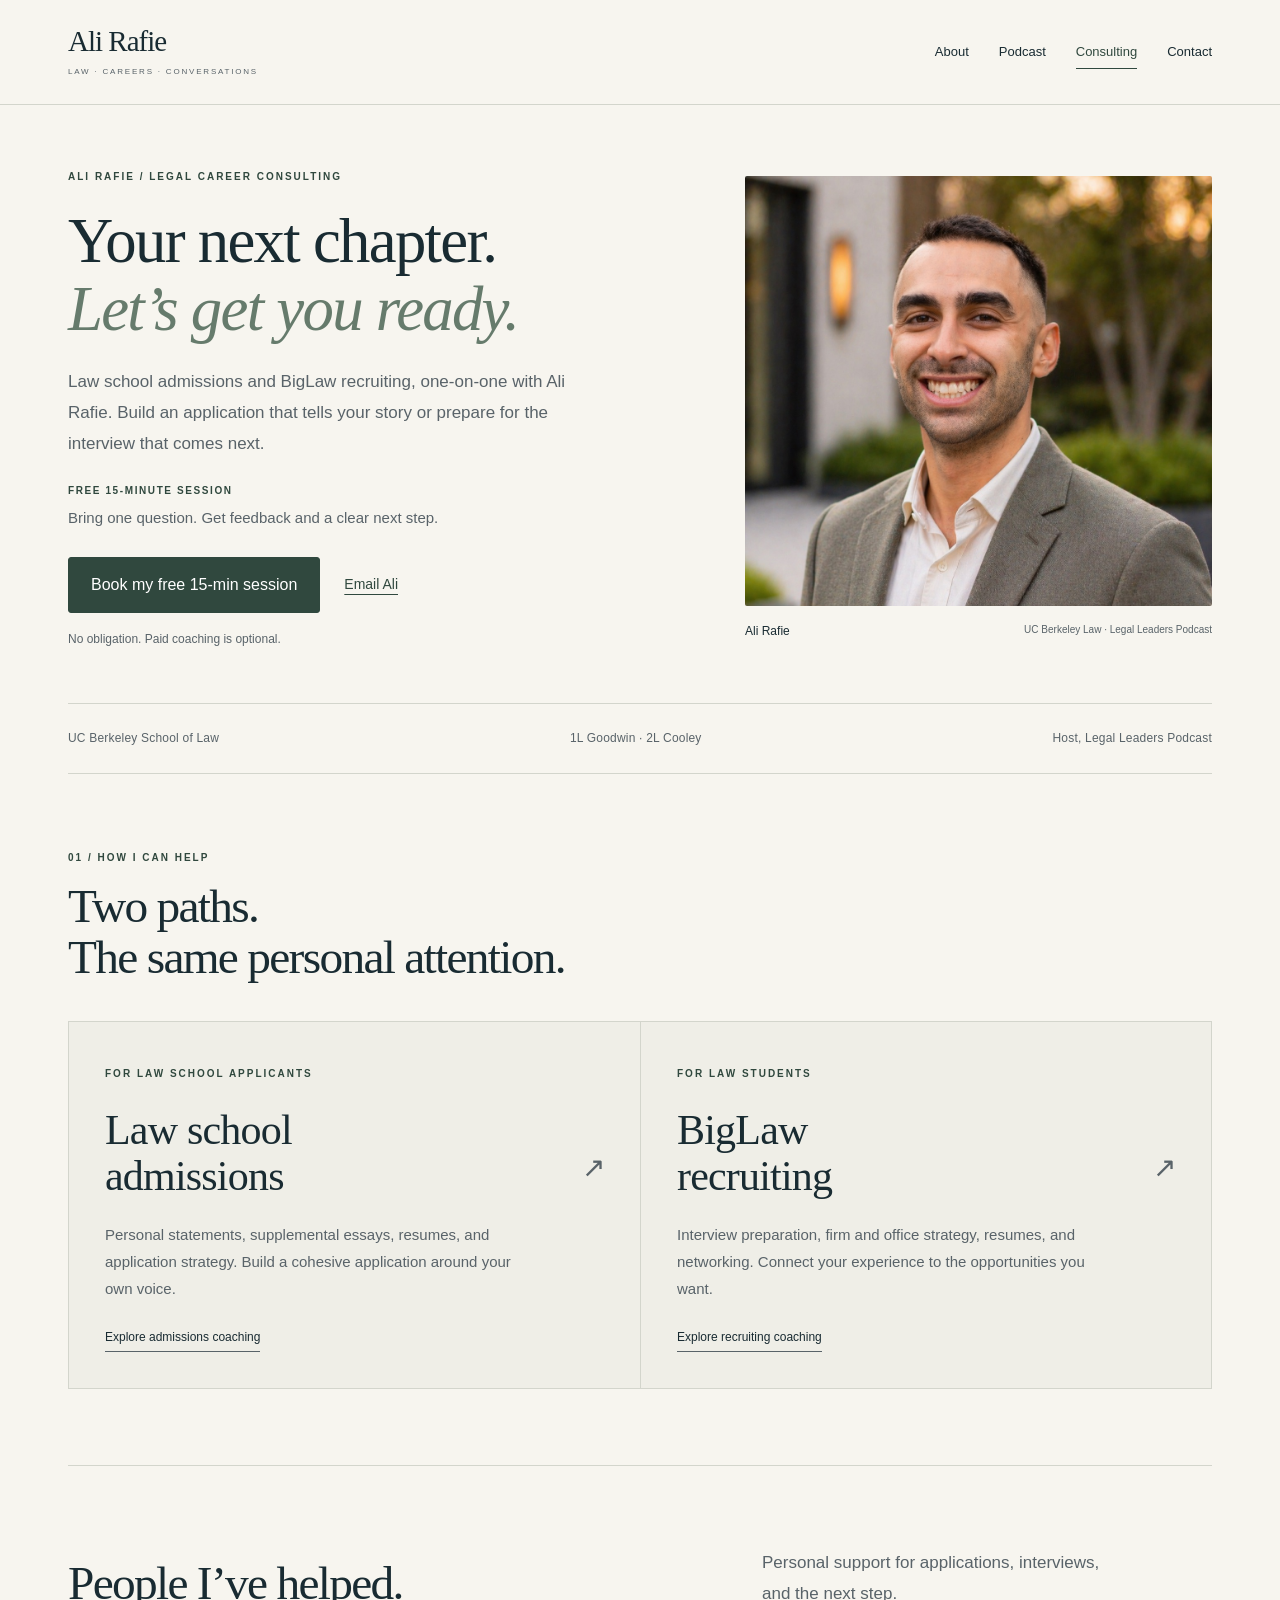
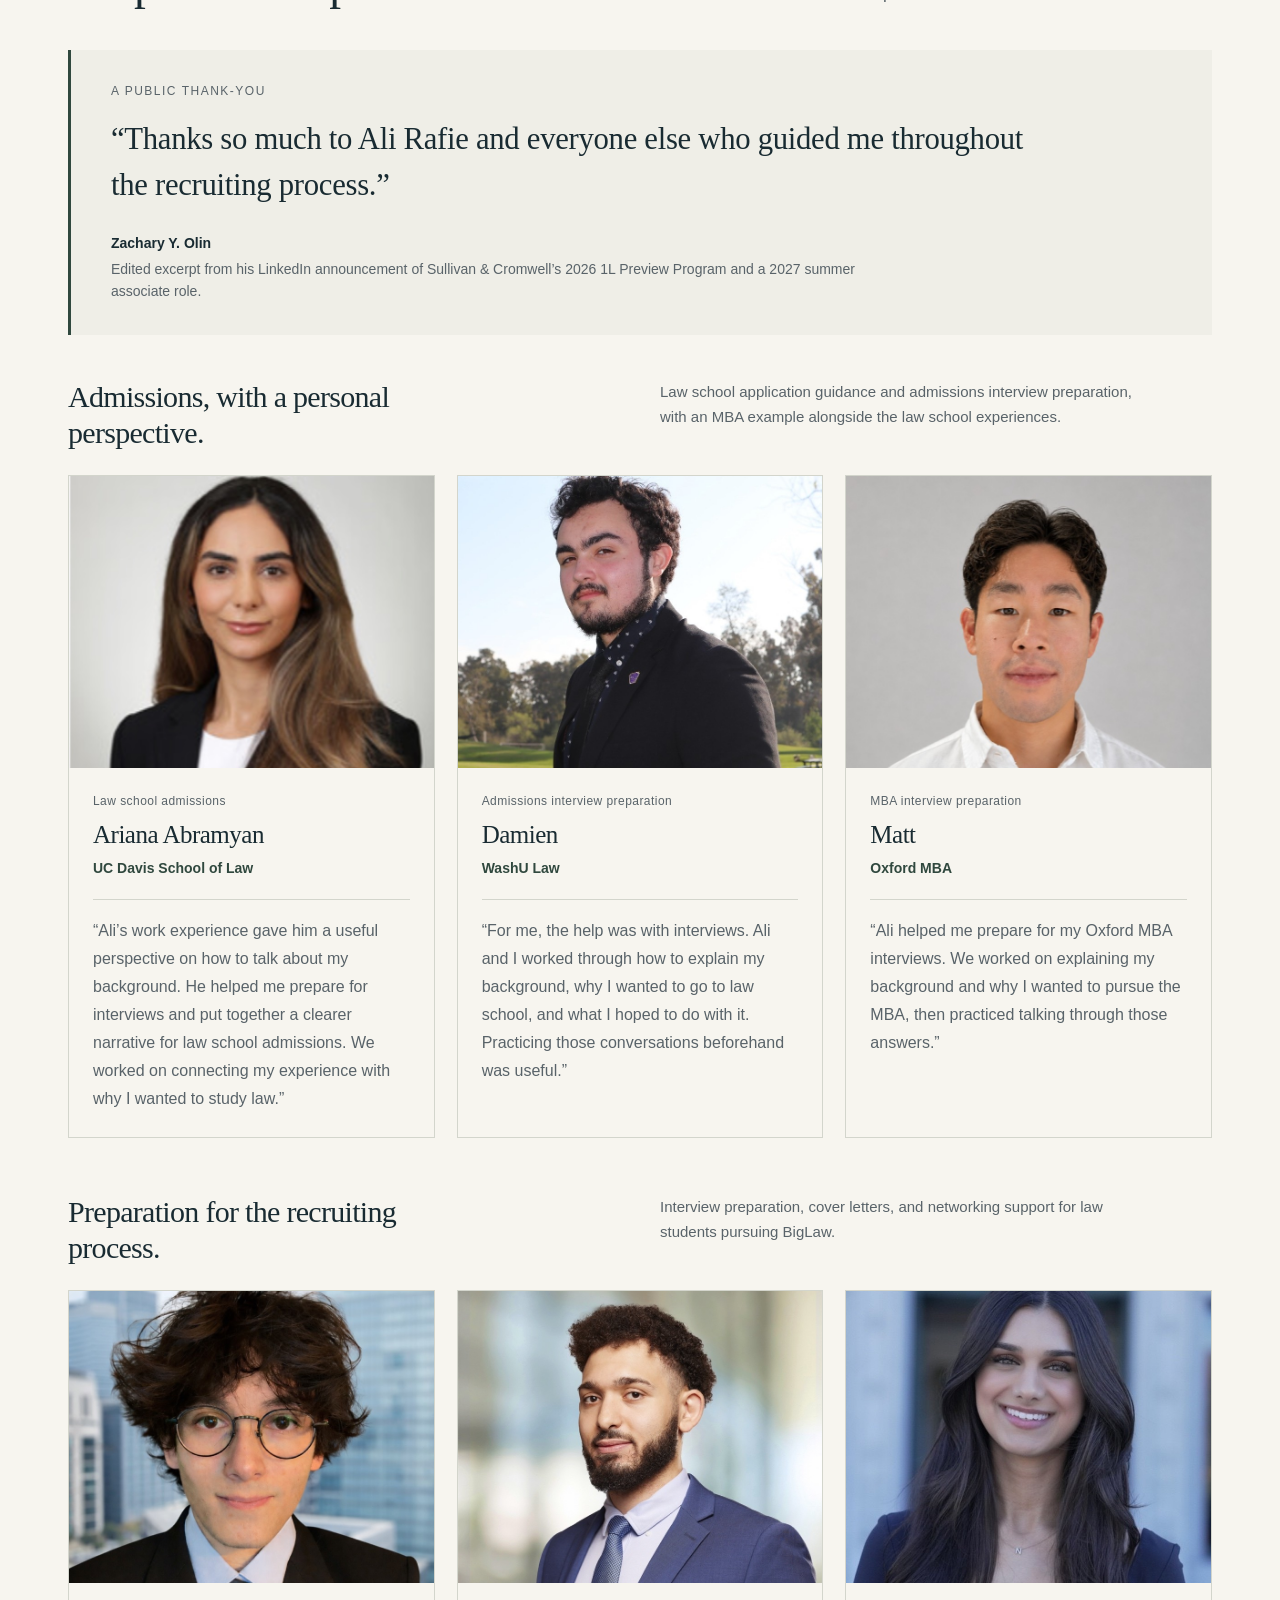
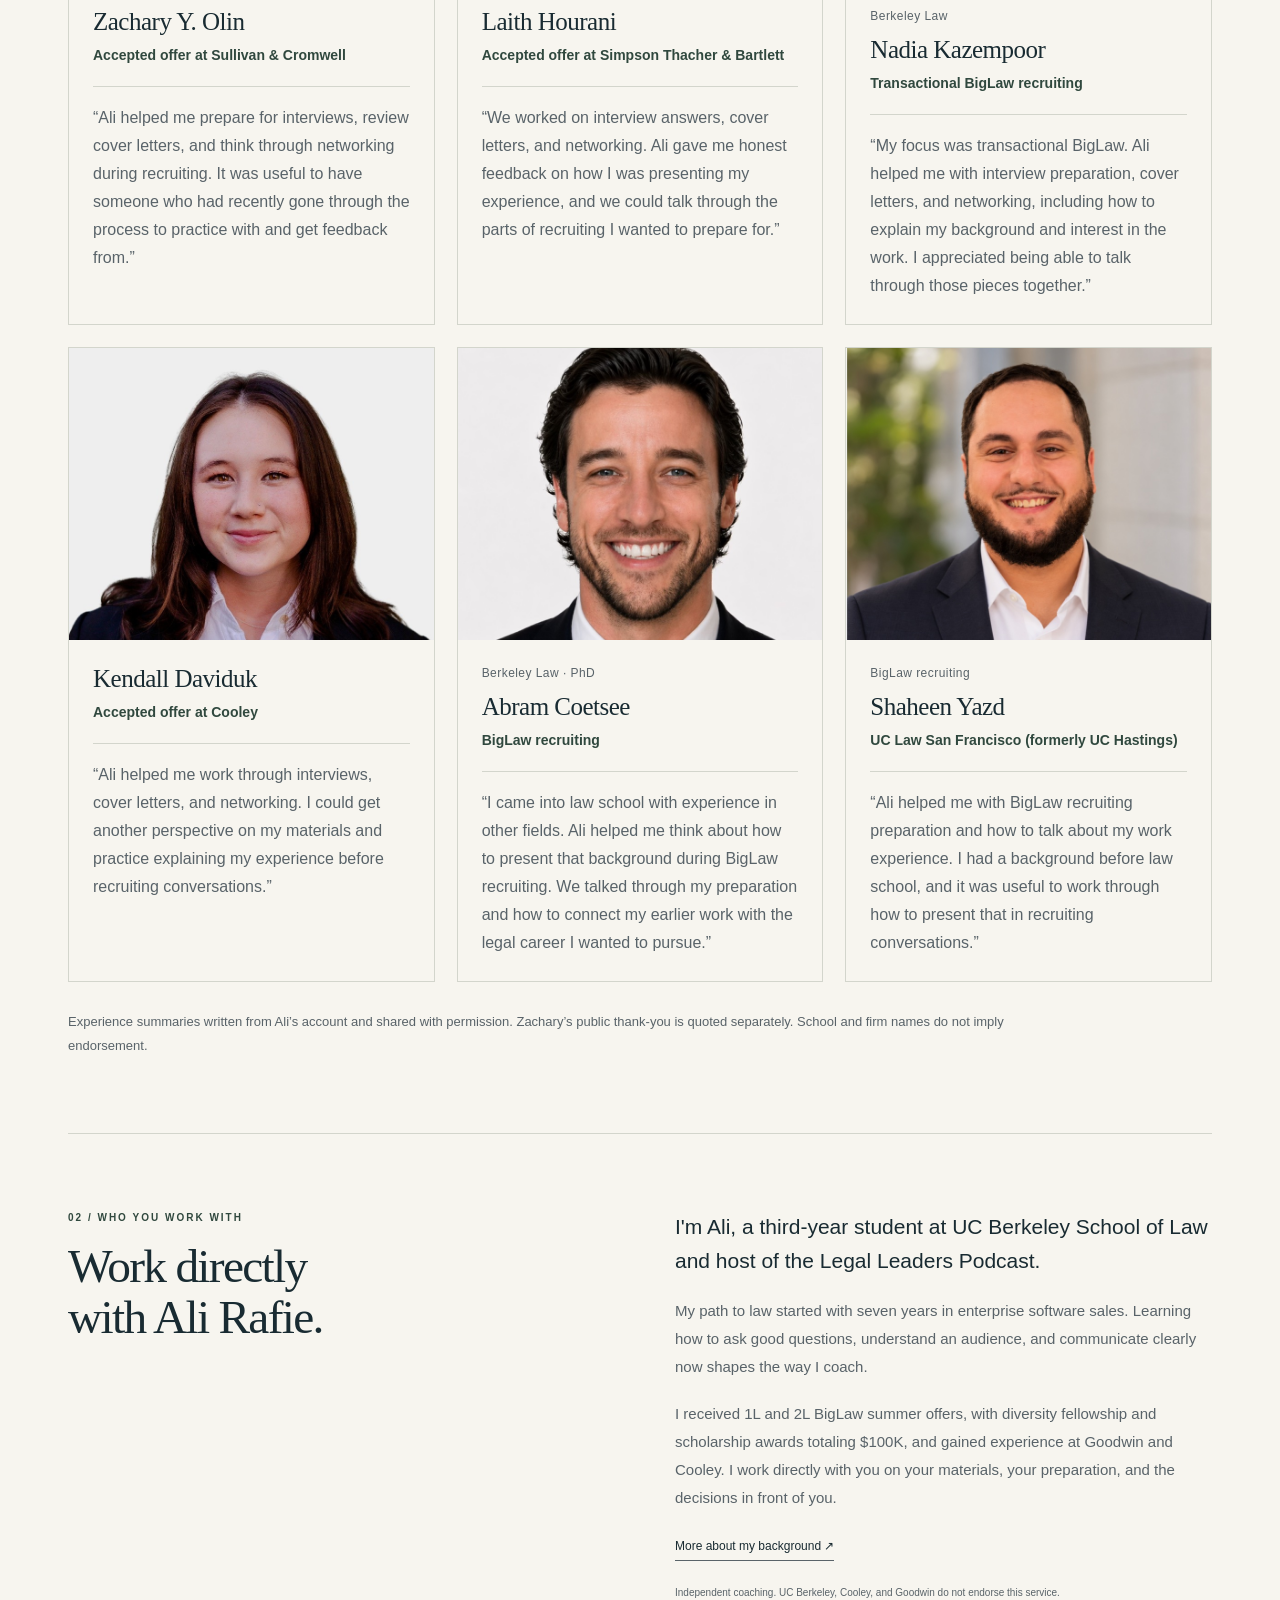
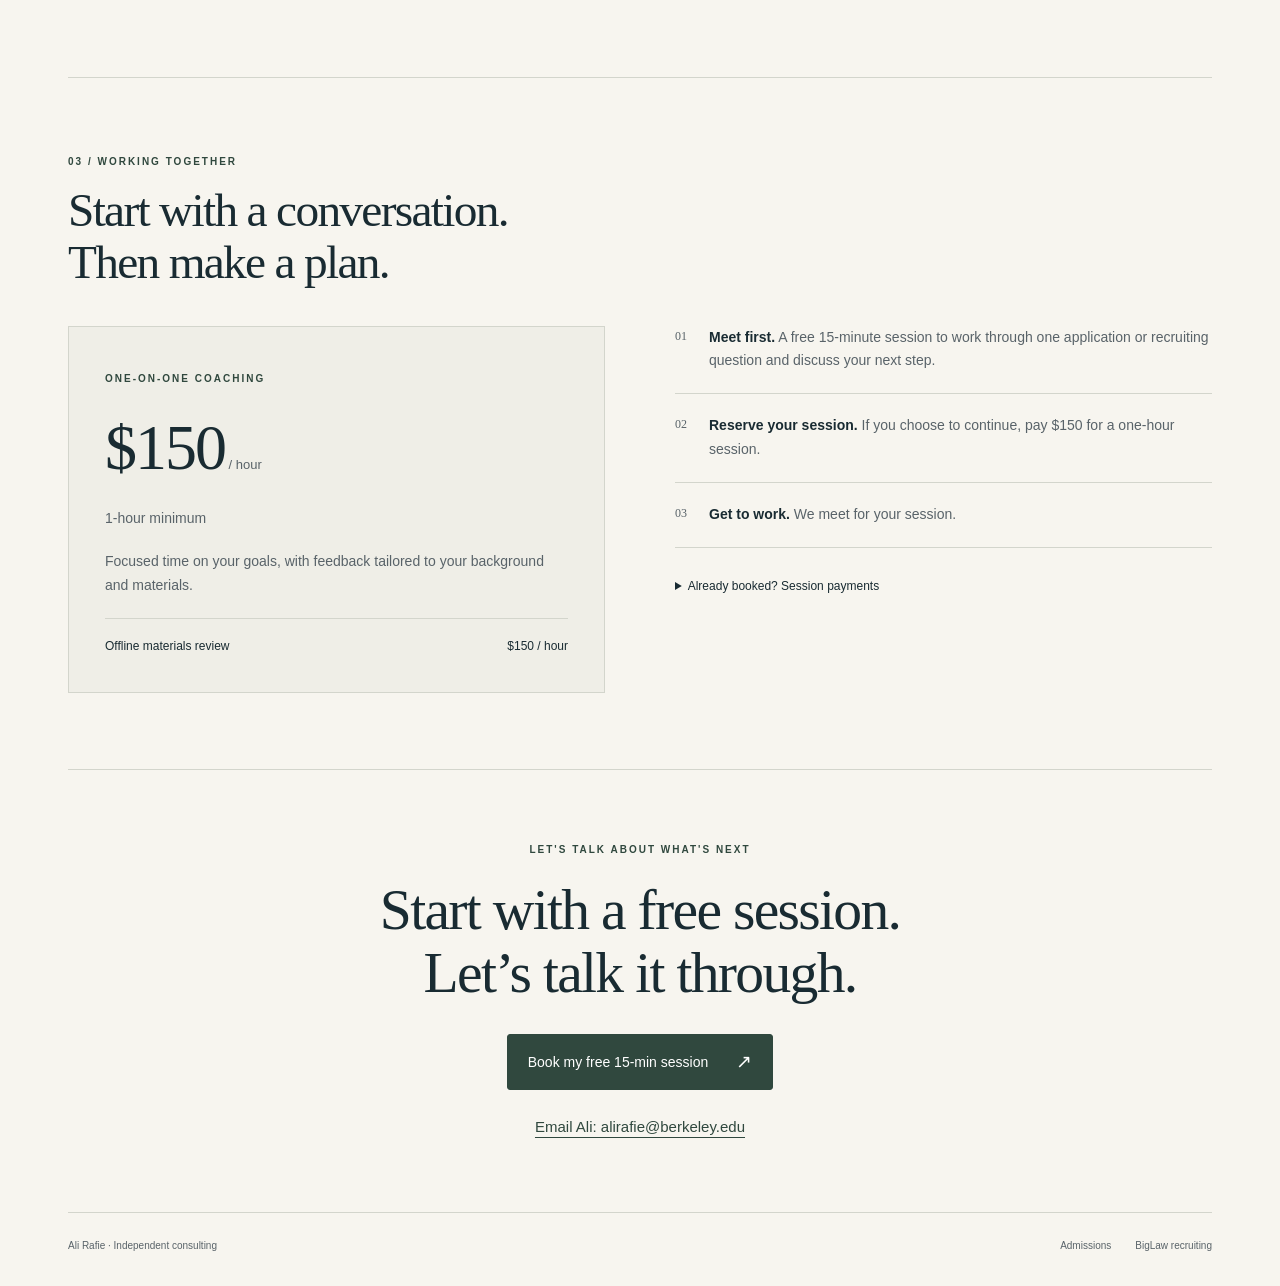
<file: consulting.html>
<!DOCTYPE html>
<html lang="en">
<head>
    <meta charset="UTF-8">
    <meta name="viewport" content="width=device-width, initial-scale=1.0">
    <title>Law School Admissions &amp; BigLaw Recruiting Consulting | Ali Rafie</title>
    <meta name="description" content="Law school admissions and BigLaw recruiting consulting from Ali Rafie, a UC Berkeley Law student helping with essays, interviews, narrative strategy, resume review, and legal career positioning." />
    <link rel="canonical" href="https://alirafie.com/consulting.html" />
    <meta property="og:type" content="website" />
    <meta property="og:title" content="Law School Admissions &amp; BigLaw Recruiting Consulting | Ali Rafie" />
    <meta property="og:description" content="Ali Rafie offers law school admissions consulting and BigLaw recruiting consulting, including essays, interviews, narrative strategy, resume review, and legal career positioning." />
    <meta property="og:url" content="https://alirafie.com/consulting.html" />
    <meta property="og:image" content="https://alirafie.com/BC0A7467-1A09-479F-815C-66E20A5C7458.PNG" />
    <meta name="twitter:card" content="summary_large_image" />
    <meta name="twitter:title" content="Law School Admissions &amp; BigLaw Recruiting Consulting | Ali Rafie" />
    <meta name="twitter:description" content="Law school admissions consulting and BigLaw recruiting consulting from Ali Rafie, including essays, interviews, narrative strategy, and resume review." />
    <meta name="twitter:image" content="https://alirafie.com/BC0A7467-1A09-479F-815C-66E20A5C7458.PNG" />
    <script type="application/ld+json">
        {
            "@context": "https://schema.org",
            "@graph": [
                {
                    "@type": "Person",
                    "name": "Ali Rafie",
                    "url": "https://alirafie.com/",
                    "image": "https://alirafie.com/BC0A7467-1A09-479F-815C-66E20A5C7458.PNG",
                    "jobTitle": "Law School Admissions and BigLaw Recruiting Consultant",
                    "affiliation": {
                        "@type": "CollegeOrUniversity",
                        "name": "UC Berkeley School of Law"
                    },
                    "sameAs": [
                        "https://www.linkedin.com/in/alirafie/"
                    ]
                },
                {
                    "@type": "Service",
                    "name": "Law School Admissions and BigLaw Recruiting Consulting",
                    "provider": {
                        "@type": "Person",
                        "name": "Ali Rafie"
                    },
                    "url": "https://alirafie.com/consulting.html",
                    "description": "Consulting for law school admissions, essays, interviews, BigLaw recruiting, resume review, narrative strategy, and legal career positioning."
                }
            ]
        }
    </script>
<link rel="stylesheet" href="/practice.css?v=7">
<link rel="stylesheet" href="/site-shell.css?v=6">
<script src="/site-shell.js?v=1" defer></script>
</head><body class="practice-page"><header class="site-header"><nav class="site-nav" aria-label="Main navigation"><a class="site-brand" href="/#about">Ali Rafie<span>LAW · CAREERS · CONVERSATIONS</span></a><div class="site-nav-links"><a href="/#about" data-page="about">About</a><a href="/podcast/" data-page="podcast">Podcast</a><a href="/consulting" data-page="consulting">Consulting</a><a href="/#contact" data-page="contact">Contact</a></div></nav></header><main><div class="practice"><header class="practice-hero"><div class="practice-hero-copy"><p class="practice-eyebrow">ALI RAFIE / LEGAL CAREER CONSULTING</p><h1>Your next chapter.<br><em>Let’s get you ready.</em></h1><p class="practice-lede">Law school admissions and BigLaw recruiting, one-on-one with Ali Rafie. Build an application that tells your story or prepare for the interview that comes next.</p><div class="practice-free-offer"><p class="practice-offer-label">FREE 15-MINUTE SESSION</p><p>Bring one question. Get feedback and a clear next step.</p></div><div class="practice-consult-actions"><a class="practice-button" href="https://calendly.com/alirafie-berkeley/new-meeting" target="_blank" rel="noopener">Book my free 15-min session</a><a class="practice-hero-email" href="mailto:alirafie@berkeley.edu">Email Ali</a></div><p class="practice-consult-note">No obligation. Paid coaching is optional.</p></div><figure class="practice-portrait"><img src="/assets/portraits/ali-consulting.jpg" fetchpriority="high" decoding="async" alt="Ali Rafie" width="640" height="800"><figcaption>Ali Rafie <span>UC Berkeley Law · Legal Leaders Podcast</span></figcaption></figure></header>
<div class="practice-credentials"><span>UC Berkeley School of Law</span><span>1L Goodwin · 2L Cooley</span><span>Host, Legal Leaders Podcast</span></div><section class="practice-section"><div class="practice-section-heading"><p class="practice-eyebrow">01 / HOW I CAN HELP</p><h2>Two paths.<br>The same personal attention.</h2></div><div class="practice-paths"><a class="practice-path" href="/admissions/"><span class="practice-eyebrow">FOR LAW SCHOOL APPLICANTS</span><h3>Law school<br>admissions <span>↗</span></h3><p>Personal statements, supplemental essays, resumes, and application strategy. Build a cohesive application around your own voice.</p><span class="practice-text-link">Explore admissions coaching</span></a><a class="practice-path" href="/biglaw/"><span class="practice-eyebrow">FOR LAW STUDENTS</span><h3>BigLaw<br>recruiting <span>↗</span></h3><p>Interview preparation, firm and office strategy, resumes, and networking. Connect your experience to the opportunities you want.</p><span class="practice-text-link">Explore recruiting coaching</span></a></div></section>
<section class="practice-section practice-people" aria-labelledby="people-heading">
 <div class="practice-people-heading"><div><h2 id="people-heading">People I’ve helped.</h2></div><p>Personal support for applications, interviews, and the next step.</p></div>
 <figure class="practice-public-thanks"><p class="practice-person-context">A PUBLIC THANK-YOU</p><blockquote><p>“Thanks so much to Ali Rafie and everyone else who guided me throughout the recruiting process.”</p></blockquote><figcaption><strong>Zachary Y. Olin</strong><span>Edited excerpt from his LinkedIn announcement of Sullivan &amp; Cromwell’s 2026 1L Preview Program and a 2027 summer associate role.</span></figcaption></figure><div class="practice-people-group">
 <div class="practice-people-group-heading"><h3>Admissions, with a personal perspective.</h3><p>Law school application guidance and admissions interview preparation, with an MBA example alongside the law school experiences.</p></div>
 <div class="practice-people-grid practice-people-grid--admissions"><article class="practice-person">
 <img src="/assets/people/ariana-abramyan.jpg" alt="Ariana Abramyan" width="800" height="800" loading="lazy" decoding="async">
 <div class="practice-person-copy"><div class="practice-person-meta"><p class="practice-person-context">Law school admissions</p><h4>Ariana Abramyan</h4><p class="practice-person-destination">UC Davis School of Law</p></div><blockquote><p>“Ali’s work experience gave him a useful perspective on how to talk about my background. He helped me prepare for interviews and put together a clearer narrative for law school admissions. We worked on connecting my experience with why I wanted to study law.”</p></blockquote></div>
</article>
<article class="practice-person">
 <img src="/assets/people/damien.jpg" alt="Damien" width="800" height="800" loading="lazy" decoding="async">
 <div class="practice-person-copy"><div class="practice-person-meta"><p class="practice-person-context">Admissions interview preparation</p><h4>Damien</h4><p class="practice-person-destination">WashU Law</p></div><blockquote><p>“For me, the help was with interviews. Ali and I worked through how to explain my background, why I wanted to go to law school, and what I hoped to do with it. Practicing those conversations beforehand was useful.”</p></blockquote></div>
</article>
<article class="practice-person">
 <img src="/assets/people/matt.jpg" alt="Matt" width="800" height="800" loading="lazy" decoding="async">
 <div class="practice-person-copy"><div class="practice-person-meta"><p class="practice-person-context">MBA interview preparation</p><h4>Matt</h4><p class="practice-person-destination">Oxford MBA</p></div><blockquote><p>“Ali helped me prepare for my Oxford MBA interviews. We worked on explaining my background and why I wanted to pursue the MBA, then practiced talking through those answers.”</p></blockquote></div>
</article></div></div><div class="practice-people-group">
 <div class="practice-people-group-heading"><h3>Preparation for the recruiting process.</h3><p>Interview preparation, cover letters, and networking support for law students pursuing BigLaw.</p></div>
 <div class="practice-people-grid practice-people-grid--recruiting"><article class="practice-person">
 <img src="/assets/people/zachary-olin.jpg" alt="Zachary Y. Olin" width="800" height="800" loading="lazy" decoding="async">
 <div class="practice-person-copy"><div class="practice-person-meta"><h4>Zachary Y. Olin</h4><p class="practice-person-destination">Accepted offer at Sullivan &amp; Cromwell</p></div><blockquote><p>“Ali helped me prepare for interviews, review cover letters, and think through networking during recruiting. It was useful to have someone who had recently gone through the process to practice with and get feedback from.”</p></blockquote></div>
</article>
<article class="practice-person">
 <img src="/assets/people/laith-hourani.jpg" alt="Laith Hourani" width="800" height="800" loading="lazy" decoding="async">
 <div class="practice-person-copy"><div class="practice-person-meta"><h4>Laith Hourani</h4><p class="practice-person-destination">Accepted offer at Simpson Thacher &amp; Bartlett</p></div><blockquote><p>“We worked on interview answers, cover letters, and networking. Ali gave me honest feedback on how I was presenting my experience, and we could talk through the parts of recruiting I wanted to prepare for.”</p></blockquote></div>
</article>
<article class="practice-person">
 <img src="/assets/people/nadia-kazempoor.jpg" alt="Nadia Kazempoor" width="800" height="800" loading="lazy" decoding="async">
 <div class="practice-person-copy"><div class="practice-person-meta"><p class="practice-person-context">Berkeley Law</p><h4>Nadia Kazempoor</h4><p class="practice-person-destination">Transactional BigLaw recruiting</p></div><blockquote><p>“My focus was transactional BigLaw. Ali helped me with interview preparation, cover letters, and networking, including how to explain my background and interest in the work. I appreciated being able to talk through those pieces together.”</p></blockquote></div>
</article>
<article class="practice-person">
 <img src="/assets/people/kendall-daviduk.jpg" alt="Kendall Daviduk" width="800" height="800" loading="lazy" decoding="async">
 <div class="practice-person-copy"><div class="practice-person-meta"><h4>Kendall Daviduk</h4><p class="practice-person-destination">Accepted offer at Cooley</p></div><blockquote><p>“Ali helped me work through interviews, cover letters, and networking. I could get another perspective on my materials and practice explaining my experience before recruiting conversations.”</p></blockquote></div>
</article>
<article class="practice-person">
 <img src="/assets/people/abram-coetsee.jpg" alt="Abram Coetsee" width="800" height="800" loading="lazy" decoding="async">
 <div class="practice-person-copy"><div class="practice-person-meta"><p class="practice-person-context">Berkeley Law · PhD</p><h4>Abram Coetsee</h4><p class="practice-person-destination">BigLaw recruiting</p></div><blockquote><p>“I came into law school with experience in other fields. Ali helped me think about how to present that background during BigLaw recruiting. We talked through my preparation and how to connect my earlier work with the legal career I wanted to pursue.”</p></blockquote></div>
</article>
<article class="practice-person">
 <img src="/assets/people/shaheen-yazd.jpg" alt="Shaheen Yazd" width="800" height="800" loading="lazy" decoding="async">
 <div class="practice-person-copy"><div class="practice-person-meta"><p class="practice-person-context">BigLaw recruiting</p><h4>Shaheen Yazd</h4><p class="practice-person-destination">UC Law San Francisco (formerly UC Hastings)</p></div><blockquote><p>“Ali helped me with BigLaw recruiting preparation and how to talk about my work experience. I had a background before law school, and it was useful to work through how to present that in recruiting conversations.”</p></blockquote></div>
</article></div></div>
 <p class="practice-people-note">Experience summaries written from Ali’s account and shared with permission. Zachary’s public thank-you is quoted separately. School and firm names do not imply endorsement.</p>

</section>
<section class="practice-section practice-about"><div><p class="practice-eyebrow">02 / WHO YOU WORK WITH</p><h2>Work directly<br>with Ali Rafie.</h2></div><div class="practice-bio"><p class="practice-bio-lead">I'm Ali, a third-year student at UC Berkeley School of Law and host of the Legal Leaders Podcast.</p><p>My path to law started with seven years in enterprise software sales. Learning how to ask good questions, understand an audience, and communicate clearly now shapes the way I coach.</p><p>I received 1L and 2L BigLaw summer offers, with diversity fellowship and scholarship awards totaling $100K, and gained experience at Goodwin and Cooley. I work directly with you on your materials, your preparation, and the decisions in front of you.</p><a class="practice-text-link" href="/#about">More about my background ↗</a><p class="practice-disclosure">Independent coaching. UC Berkeley, Cooley, and Goodwin do not endorse this service.</p></div></section><section class="practice-section" id="pricing"><div class="practice-section-heading"><p class="practice-eyebrow">03 / WORKING TOGETHER</p><h2>Start with a conversation.<br>Then make a plan.</h2></div><div class="practice-pricing"><article class="practice-rate"><span class="practice-eyebrow">ONE-ON-ONE COACHING</span><p class="practice-price">$150<span> / hour</span></p><p>1-hour minimum</p><p>Focused time on your goals, with feedback tailored to your background and materials.</p><div class="practice-rate-row"><strong>Offline materials review</strong><span>$150 / hour</span></div></article><div class="practice-process"><div><span>01</span><p><strong>Meet first.</strong> A free 15-minute session to work through one application or recruiting question and discuss your next step.</p></div><div><span>02</span><p><strong>Reserve your session.</strong> If you choose to continue, pay $150 for a one-hour session.</p></div><div><span>03</span><p><strong>Get to work.</strong> We meet for your session.</p></div><details><summary>Already booked? Session payments</summary><div class="practice-payment"><a href="https://buy.stripe.com/fZucMX1KS8FpcFkbZycAo02" target="_blank" rel="noopener">Pay for your session ($150)</a></div></details></div></div></section><section class="practice-closing"><p class="practice-eyebrow">LET'S TALK ABOUT WHAT'S NEXT</p><h2>Start with a free session.<br>Let’s talk it through.</h2><a class="practice-button" href="https://calendly.com/alirafie-berkeley/new-meeting" target="_blank" rel="noopener">Book my free 15-min session <span aria-hidden="true">↗</span></a><a class="practice-email" href="mailto:alirafie@berkeley.edu">Email Ali: alirafie@berkeley.edu</a></section><footer class="practice-footer"><span>Ali Rafie · Independent consulting</span><nav aria-label="Consulting services"><a href="/admissions/">Admissions</a><a href="/biglaw/">BigLaw recruiting</a></nav></footer><div class="practice-mobile-book"><a class="practice-button" href="https://calendly.com/alirafie-berkeley/new-meeting" target="_blank" rel="noopener">Book my free 15-min session <span aria-hidden="true">↗</span></a></div></div></main><script src="/booking-config.js"></script><script src="/booking.js?v=4" defer></script></body></html>
</file>
<file: practice.css>
/* Editorial consulting layout */
.practice-page { margin:0; background:var(--site-bg); color:var(--site-ink); font-family:Arial,Helvetica,sans-serif; -webkit-font-smoothing:antialiased; }
.practice-page *, .practice *, .practice-nav * {box-sizing:border-box;}
.practice-page a,.practice a {color:inherit;}
.practice-nav {max-width:1240px;margin:auto;min-height:104px;padding:24px 48px;display:flex;justify-content:space-between;align-items:center;border-bottom:1px solid var(--site-line);font-family:Arial,Helvetica,sans-serif;}
.practice-nav a {color:var(--site-ink);text-decoration:none;}
.practice-wordmark {font-family:Georgia,serif;font-size:29px;letter-spacing:-1px;}
.practice-wordmark span {display:block;font:9px Arial,sans-serif;letter-spacing:2px;margin-top:7px;}
.practice-nav>div {display:flex;gap:30px;align-items:center;font-size:13px;}
.practice-nav .practice-nav-book {border-bottom:1px solid var(--site-ink);padding-bottom:6px;}
.practice {max-width:1144px;margin:auto;color:var(--site-ink);font:16px/1.7 Arial,Helvetica,sans-serif;}
.practice h1,.practice h2,.practice h3 {font-family:Georgia,'Times New Roman',serif;font-weight:400;letter-spacing:-1.7px;color:var(--site-ink);line-height:1.08;text-align:left;}
.practice h1 {font-size:clamp(44px,5.4vw,72px);margin:24px 0;}
.practice h1 em {font-weight:400;color:var(--site-muted);}
.practice h2 {font-size:clamp(34px,3.7vw,48px);margin:16px 0 0;}
.practice h3 {font-size:30px;letter-spacing:-.8px;}
.practice p {margin:0 0 20px;}
.practice .practice-eyebrow {font:10px/1.5 Arial,sans-serif;letter-spacing:2px;font-weight:600;color:var(--site-muted);margin:0;}
.practice-hero {display:grid;grid-template-columns:1.3fr 1fr;align-items:center;gap:70px;padding:64px 0 54px;}
.practice-lede {max-width:490px;font-size:17px;line-height:1.8;color:var(--site-muted);}
.practice .practice-button {display:inline-flex;align-items:center;justify-content:space-between;gap:28px;padding:15px 22px;background:var(--site-accent);color:var(--site-bg);text-decoration:none;font-size:13px;line-height:1.5;transition:background .2s;}
.practice .practice-button:hover {background:var(--site-hover);}
.practice .practice-button span {font-size:19px;}
.practice .practice-small {font-size:11px;margin-top:13px;color:var(--site-muted);}
.practice-portrait {margin:0;}
.practice-portrait img {width:100%;height:430px;object-fit:cover;object-position:50% 35%;display:block;border-radius:2px;filter:saturate(.7);}
.practice-portrait figcaption {font-size:12px;padding-top:15px;display:flex;justify-content:space-between;gap:12px;}
.practice-portrait figcaption span {font-size:10px;color:var(--site-muted);}
.practice-credentials {display:flex;justify-content:space-between;gap:24px;padding:24px 0;border-top:1px solid var(--site-line);border-bottom:1px solid var(--site-line);font-size:12px;letter-spacing:.2px;color:var(--site-muted);}
.practice-section {padding:76px 0;border-bottom:1px solid var(--site-line);}
.practice-section-heading {margin-bottom:38px;}
.practice-paths {display:grid;grid-template-columns:1fr 1fr;border:1px solid var(--site-line);}
.practice .practice-path {display:block;padding:36px;text-decoration:none;background:var(--site-card);transition:background .2s;}
.practice .practice-path:hover {background:var(--site-hover);}
.practice-path+.practice-path {border-left:1px solid var(--site-line);background:var(--site-card);}
.practice-path h3 {font-size:42px;margin:22px 0;line-height:1.1;}
.practice-path h3 span {float:right;font-size:28px;color:var(--site-muted);}
.practice-path p {color:var(--site-muted);max-width:420px;font-size:15px;line-height:1.8;}
.practice .practice-text-link {display:inline-block;font:12px/1.5 Arial,sans-serif;text-decoration:none;border-bottom:1px solid var(--site-muted);padding-bottom:5px;}
.practice-about {display:grid;grid-template-columns:1fr 1fr;gap:70px;}
.practice-bio p {color:var(--site-muted);font-size:15px;line-height:1.85;}
.practice-bio .practice-bio-lead {font-size:21px;line-height:1.6;color:var(--site-ink);}
.practice-bio .practice-disclosure {font-size:10px;color:var(--site-muted);margin:24px 0 0;line-height:1.6;max-width:390px;}
.practice-services {display:grid;grid-template-columns:1fr 1fr;gap:0 48px;}
.practice-services article {padding:28px 0 18px;border-top:1px solid var(--site-line);}
.practice-number {font-size:10px;letter-spacing:1px;color:var(--site-muted);}
.practice-services h3 {font-size:27px;margin:15px 0;}
.practice-services p {font-size:15px;color:var(--site-muted);max-width:440px;}
.practice-pricing {display:grid;grid-template-columns:1fr 1fr;gap:70px;align-items:start;}
.practice-rate {background:var(--site-card);border:1px solid var(--site-line);padding:36px;}
.practice .practice-price {font:64px/1.2 Georgia,serif;letter-spacing:-2px;margin:20px 0;}
.practice-price span {font:13px Arial,sans-serif;letter-spacing:0;color:var(--site-muted);}
.practice-rate>p:not(.practice-price) {font-size:14px;color:var(--site-muted);}
.practice-rate-row {display:flex;justify-content:space-between;gap:20px;border-top:1px solid var(--site-line);padding:17px 0 0;margin-top:17px;font-size:12px;}
.practice-rate-row strong {font-weight:400;}
.practice-process>div {display:flex;gap:22px;padding:0 0 20px;margin-bottom:20px;border-bottom:1px solid var(--site-line);}
.practice-process>div>span {font:12px Georgia,serif;color:var(--site-muted);padding-top:3px;}
.practice-process p {font-size:14px;color:var(--site-muted);margin:0;}
.practice-process strong {color:var(--site-ink);}
.practice details {font-size:12px;}
.practice summary {cursor:pointer;padding:8px 0;}
.practice-payment {display:flex;gap:25px;flex-wrap:wrap;padding-top:15px;}
.practice-closing {padding:72px 0;text-align:center;}
.practice-closing h2 {text-align:center;font-size:clamp(40px,4.5vw,58px);margin:22px 0 30px;}
.practice .practice-email {display:block;width:fit-content;margin:18px auto 0;font-size:11px;color:var(--site-muted);text-decoration:none;}
.practice-footer {display:flex;justify-content:space-between;gap:24px;border-top:1px solid var(--site-line);padding:24px 0 32px;font-size:10px;color:var(--site-muted);}
.practice-footer nav {display:flex;gap:24px;}
.practice-footer a {text-decoration:none;}
.practice a:focus-visible,.practice-nav a:focus-visible {outline:2px solid var(--site-accent);outline-offset:5px;}
body.consulting-mode {background:var(--site-bg);}
body.consulting-mode .container {background:none;border:0;box-shadow:none;max-width:1240px;padding:0 48px;margin:0 auto;border-radius:0;}
.practice-page main {padding:0 48px;}
body.about-mode {background:var(--site-muted);}
body.about-mode .container {background:none;border:0;box-shadow:none;max-width:1160px;padding:35px 32px;}
.about-section .about-hero {gap:60px;padding:10px 0 52px;}
.about-section .about-hero-copy h2 {font-family:Georgia,serif;font-weight:400;font-size:64px;letter-spacing:-2px;}
.about-section .about-kicker {color:var(--site-accent);font-size:10px;letter-spacing:2px;}
.about-section .about-hero .profile-img {border:0;border-radius:2px;box-shadow:none;}
.about-section .about-grid {grid-template-columns:1.15fr 1fr;gap:24px;align-items:start;}
.about-section .about-card {border:1px solid var(--site-line);background:var(--site-card);padding:30px;border-radius:3px;}
.about-section .about-card .section-title {font-size:10px;letter-spacing:2px;color:var(--site-accent);margin-bottom:20px;}
.about-section .about-card p,.about-section .about-card li {font-size:14px;line-height:1.9;color:var(--site-muted);}
.about-section .sales-card {grid-column:1/-1;}
.about-section .company {font-size:17px;}
@media(max-width:900px) {
 .practice-hero {gap:35px;grid-template-columns:1.2fr 1fr;}
 .practice-portrait img {height:380px;}
 .practice h1 {font-size:48px;}
 .practice-about,.practice-pricing {gap:35px;}
 .practice-portrait figcaption {flex-direction:column;gap:2px;}
 .about-section .about-grid {grid-template-columns:1fr;}
}
@media(max-width:650px) {
 .practice-page main {padding:0 24px;}
 .practice-nav {padding:20px 24px;min-height:85px;gap:15px;}
 .practice-wordmark {font-size:25px;}
 .practice-wordmark span {font-size:7px;letter-spacing:1.3px;}
 .practice-nav>div {gap:16px;font-size:11px;}
 .practice-nav>div>a:nth-child(2) {display:none;}
 body.consulting-mode .container {padding:0 24px;}
 .practice-hero {grid-template-columns:1fr;gap:30px;padding:40px 0 30px;}
 .practice h1 {font-size:44px;letter-spacing:-1.8px;}
 .practice-lede {font-size:15px;}
 .practice-portrait {display:grid;grid-template-columns:85px 1fr;gap:18px;align-items:center;}
 .practice-portrait img {width:85px;height:102px;}
 .practice-portrait figcaption {font-size:14px;gap:5px;padding:0;}
 .practice-credentials {flex-wrap:wrap;gap:10px 20px;font-size:10px;justify-content:flex-start;padding:20px 0;}
 .practice-section {padding:44px 0;}
 .practice h2 {font-size:34px;letter-spacing:-1px;}
 .practice-paths,.practice-about,.practice-pricing,.practice-services {grid-template-columns:1fr;gap:24px;}
 .practice-paths {gap:0;}
 .practice .practice-path {padding:28px;}
 .practice-path+.practice-path {border-left:0;border-top:1px solid var(--site-line);}
 .practice-path h3 {font-size:35px;}
 .practice-rate {padding:28px;}
 .practice-closing {padding:48px 0;}
 .practice-closing h2 {font-size:40px;}
 .practice-footer {flex-direction:column;gap:12px;}
 .practice .practice-button {font-size:12px;}
 body.about-mode .container {padding:24px 20px;}
 .about-section .about-hero {gap:25px;grid-template-columns:1fr;}
 .about-section .about-hero .profile-img {width:150px;height:180px;object-fit:cover;margin:0;}
 .about-section .about-hero-copy h2 {font-size:48px;}
 .about-section .about-card {padding:24px;}
}
.practice .practice-path+.practice-path {background:var(--site-card);}
.practice .practice-path+.practice-path:hover {background:var(--site-hover);}
.practice h1 {font-size:clamp(44px,4.9vw,64px);}
@media(max-width:650px) {.practice h1 {font-size:42px;}}

/* A visible alternative to scheduling for visitors with questions. */
.practice .practice-email-intro {margin-top:24px;display:flex;flex-direction:column;align-items:flex-start;gap:5px;}
.practice .practice-email-intro>span {font-size:11px;color:var(--site-muted);}
.practice .practice-email-intro a {font-size:16px;line-height:1.5;color:var(--site-accent);text-decoration:none;border-bottom:1px solid var(--site-muted);padding-bottom:3px;overflow-wrap:anywhere;}
.practice .practice-email-intro a:hover {color:var(--site-hover);border-color:var(--site-hover);}
.practice .practice-email-intro a span {margin-left:12px;}
.practice .practice-email {font-size:15px;color:var(--site-accent);margin-top:24px;text-decoration:underline;text-underline-offset:5px;}

/* Clarify the free consultation and simplify contact options. */
.practice .practice-consult-actions {display:flex;align-items:center;flex-wrap:wrap;gap:16px 24px;margin-top:26px;}
.practice .practice-consult-actions .practice-button {font-size:16px;min-height:48px;justify-content:center;padding:15px 22px;}
.practice .practice-hero-email {font-size:14px;color:var(--site-accent);text-decoration:underline;text-underline-offset:5px;}
.practice .practice-consult-note {font-size:14px;line-height:1.7;color:var(--site-muted);margin:16px 0 0;max-width:440px;}

/* People helped: permission-based experience summaries, scoped to consulting. */
.practice .practice-people-heading {display:grid;grid-template-columns:1.4fr 1fr;gap:64px;align-items:end;margin-bottom:40px;}
.practice .practice-people-heading>p {color:var(--site-muted);font-size:17px;line-height:1.8;max-width:350px;margin:0;}
.practice .practice-people h2 em {font-style:italic;color:var(--site-muted);}
.practice .practice-public-thanks {margin:0 0 44px;padding:32px 40px;background:var(--site-accent);color:var(--site-bg);border-left:3px solid var(--site-accent);}
.practice .practice-public-thanks .practice-person-context {color:var(--site-muted);font-size:12px;letter-spacing:1.5px;}
.practice .practice-public-thanks blockquote {margin:16px 0 24px;}
.practice .practice-public-thanks blockquote p {font:400 clamp(23px,2.4vw,31px)/1.5 Georgia,serif;margin:0;letter-spacing:-.3px;max-width:930px;}
.practice .practice-public-thanks figcaption {display:flex;flex-direction:column;gap:4px;font:14px/1.6 Arial,sans-serif;}
.practice .practice-public-thanks figcaption strong {font-weight:600;}
.practice .practice-public-thanks figcaption span {color:var(--site-muted);max-width:760px;}
.practice .practice-people-group+.practice-people-group {margin-top:56px;}
.practice .practice-people-group-heading {display:grid;grid-template-columns:1fr 1fr;gap:40px;align-items:start;margin-bottom:24px;}
.practice .practice-people-group-heading h3 {font-size:30px;line-height:1.2;margin:0;letter-spacing:-.7px;max-width:400px;}
.practice .practice-people-group-heading>p {font-size:15px;line-height:1.7;color:var(--site-muted);margin:0;max-width:480px;}
.practice .practice-people-grid {display:grid;grid-template-columns:repeat(3,minmax(0,1fr));gap:22px;}
.practice .practice-person {min-width:0;border:1px solid var(--site-line);background:var(--site-bg);display:flex;flex-direction:column;}
.practice .practice-person>img {display:block;width:100%;height:auto;aspect-ratio:1.25;object-fit:cover;object-position:center 28%;}
.practice .practice-person-copy {padding:24px;flex:1;}
.practice .practice-person-context {font:12px/1.5 Arial,sans-serif;letter-spacing:.45px;color:var(--site-muted);margin:0 0 10px;}
.practice .practice-person h4 {font:400 25px/1.2 Georgia,serif;letter-spacing:-.5px;color:var(--site-ink);margin:0 0 7px;}
.practice .practice-person-destination {font:600 14px/1.6 Arial,sans-serif;color:var(--site-accent);margin:0;}
.practice .practice-person blockquote {margin:20px 0 0;padding-top:17px;border-top:1px solid var(--site-line);}
.practice .practice-person blockquote p {font:16px/1.75 Arial,sans-serif;color:var(--site-muted);margin:0;}
.practice .practice-people-note {margin:28px 0 0;font-size:13px;line-height:1.8;color:var(--site-muted);max-width:960px;}
.practice .practice-people-cta {margin-top:30px;padding-top:26px;border-top:1px solid var(--site-line);display:flex;justify-content:space-between;align-items:center;gap:24px;}
.practice .practice-people-cta>p {font:24px/1.4 Georgia,serif;margin:0;}
.practice .practice-people-cta .practice-button {font-size:16px;min-height:48px;}
@media(max-width:900px) {
 .practice .practice-people-heading {gap:32px;}
 .practice .practice-people-grid {grid-template-columns:repeat(2,minmax(0,1fr));}
 .practice .practice-person-copy {padding:22px;}
}
@media(max-width:650px) {
 .practice .practice-people-heading,.practice .practice-people-group-heading {grid-template-columns:1fr;gap:18px;}
 .practice .practice-people-heading {margin-bottom:28px;}
 .practice .practice-public-thanks {padding:26px 24px;margin-bottom:34px;}
 .practice .practice-people-grid {grid-template-columns:1fr;gap:20px;}
 .practice .practice-person {display:grid;grid-template-columns:94px 1fr;align-items:start;padding:20px;gap:18px;}
 .practice .practice-person>img {aspect-ratio:1;width:94px;height:94px;object-position:center 25%;}
 .practice .practice-person-copy {display:contents;}
 .practice .practice-person-meta {min-height:94px;}
 .practice .practice-person h4 {font-size:24px;}
 .practice .practice-person-context {font-size:12px;}
 .practice .practice-person blockquote {grid-column:1/-1;margin:0;padding-top:15px;}
 .practice .practice-people-group-heading h3 {font-size:28px;}
 .practice .practice-people-cta {align-items:flex-start;flex-direction:column;gap:18px;}
}
@media(max-width:360px) {
 .practice .practice-person {grid-template-columns:64px 1fr;padding:16px;gap:14px;}
 .practice .practice-person>img {width:64px;height:64px;}
}
</file>
<file: site-shell.css>
/* One layout system; a distinct palette for each section. */
:root {--site-bg:#101923;--site-ink:#eef1f5;--site-muted:#a9b7c5;--site-line:#344253;--site-accent:#a5c3e8;--site-card:#162330;}
body.about-mode {--site-bg:#080808;--site-ink:#f2f1ec;--site-muted:#b3b6b3;--site-line:#2b2d2a;--site-accent:#b9c8ad;--site-card:#111310;background:var(--site-bg);}
body.podcast-mode {--site-bg:#101923;--site-ink:#eef1f5;--site-muted:#a9b7c5;--site-line:#344253;--site-accent:#a5c3e8;--site-card:#162330;background:var(--site-bg);}
body.practice-page,body.consulting-mode {--site-bg:#f7f5ef;--site-ink:#192b32;--site-muted:#5b6666;--site-line:#cfd6cc;--site-accent:#365c46;--site-card:#eff1e9;background:var(--site-bg);}
body.contact-mode {--site-bg:#211719;--site-ink:#f9ece9;--site-muted:#cab7b3;--site-line:#503637;--site-accent:#e7b5a9;--site-card:#2b1e21;background:var(--site-bg);}
body {margin:0; font-family:Arial,Helvetica,sans-serif;}
.site-header,.site-header * {box-sizing:border-box;}
.site-header {color:var(--site-ink);background:var(--site-bg);border-bottom:1px solid var(--site-line);}
.site-nav {max-width:1240px;padding:24px 48px;margin:auto;min-height:104px;display:flex;justify-content:space-between;gap:30px;align-items:center;}
.site-header a {color:var(--site-ink);text-decoration:none;}
.site-brand {font:29px/1.1 Georgia,serif;letter-spacing:-1px;white-space:nowrap;}
.site-brand span {display:block;margin-top:8px;font:8px/1.5 Arial,sans-serif;letter-spacing:1.8px;color:var(--site-muted);}
.site-nav-links {display:flex;gap:30px;align-items:center;}
.site-nav-links a {font:13px/1.5 Arial,sans-serif;padding:7px 0;border-bottom:1px solid transparent;}
.site-nav-links a:hover,.site-nav-links a[aria-current="page"] {border-color:var(--site-accent);color:var(--site-accent);}
.site-header a:focus-visible {outline:2px solid var(--site-accent);outline-offset:6px;}
body.about-mode .container,body.podcast-mode .container,body.contact-mode .container {box-sizing:border-box;width:100%;max-width:1240px;padding:48px;margin:0 auto;background:none;border:0;box-shadow:none;border-radius:0;}
.about-section .about-hero {grid-template-columns:320px minmax(0,1fr);gap:70px;padding:16px 0 52px;}
.about-section .about-hero-copy h2 {font:400 64px/1.1 Georgia,serif;letter-spacing:-2px;color:var(--site-ink);}
.about-section .about-kicker {color:var(--site-accent);}
.about-section .about-intro,.about-section .about-subtitle {color:var(--site-muted);font-size:16px;line-height:1.8;}
.about-section .about-hero .profile-img {width:320px;height:360px;object-fit:cover;object-position:center 30%;border:0;border-radius:2px;box-shadow:none;}
.about-section .about-grid {display:grid;grid-template-columns:1.15fr 1fr;gap:24px;align-items:start;}
.about-section .about-card {padding:30px;border:1px solid var(--site-line);background:var(--site-card);border-radius:3px;box-shadow:none;}
.about-section .about-card .section-title {color:var(--site-accent);font:600 10px/1.5 Arial,sans-serif;letter-spacing:2px;}
.about-section .about-card p,.about-section .about-card li,.about-section .role {font-size:14px;line-height:1.9;color:var(--site-muted);}
.about-section .sales-card {grid-column:1/-1;}
.about-section .company {color:var(--site-ink);}
.about-section a,.about-section a:visited {color:var(--site-accent);}
.about-section .connect-links a {border-radius:2px;border-color:var(--site-line);background:none;}
body.podcast-mode .podcast-page {padding:16px 0 0;}
body.podcast-mode .podcast-hero {gap:52px;align-items:center;margin-bottom:48px;}
body.podcast-mode .podcast-banner {border-radius:3px;box-shadow:none;border:1px solid var(--site-line);}
body.podcast-mode .podcast-hero-copy h2 {font:400 clamp(40px,4.9vw,64px)/1.08 Georgia,serif;letter-spacing:-1.8px;text-align:left;color:var(--site-ink);}
body.podcast-mode .podcast-subtitle {font-size:16px;color:var(--site-muted);line-height:1.8;text-align:left;}
body.podcast-mode .podcast-stat-chip {border:0;border-radius:0;padding:0 20px 0 0;background:none;color:var(--site-accent);font-size:12px;}
body.podcast-mode .podcast-toolbar {padding:24px 0;border-top:1px solid var(--site-line);border-bottom:1px solid var(--site-line);background:none;border-radius:0;box-shadow:none;}
body.podcast-mode .podcast-search,body.podcast-mode .podcast-filter {background:var(--site-card);color:var(--site-ink);border:1px solid var(--site-line);border-radius:3px;box-sizing:border-box;}
body.podcast-mode .episode-card {background:var(--site-card);border:1px solid var(--site-line);border-radius:3px;box-shadow:none;padding:24px;}
body.podcast-mode .episode-card h3 {font:400 25px/1.3 Georgia,serif;letter-spacing:-.3px;}
body.podcast-mode .episode-summary {color:var(--site-muted);font-size:14px;line-height:1.8;}
body.podcast-mode .podcast-button {border-radius:3px;box-shadow:none;font-size:12px;}
body.podcast-mode .section-heading-row h3 {font:400 34px/1.2 Georgia,serif;}
body.podcast-mode .podcast-press-strip,body.podcast-mode .subscribe-card {background:transparent;border:1px solid var(--site-line);border-radius:3px;box-shadow:none;}
body.podcast-mode .subscribe-card {padding:32px;}
body.podcast-mode .subscribe-card h3 {font:400 32px/1.2 Georgia,serif;}
body.podcast-mode .subscribe-card p {color:var(--site-muted);}
body.contact-mode .contact-section h2 {font:400 clamp(40px,4.9vw,64px)/1.1 Georgia,serif;letter-spacing:-1.8px;color:var(--site-ink);}
body.contact-mode .contact-card {background:var(--site-card);border:1px solid var(--site-line);border-radius:3px;box-shadow:none;}
body.contact-mode .contact-section .podcast-button {border-radius:3px;}
@media(max-width:900px) {
 .about-section .about-hero {grid-template-columns:240px minmax(0,1fr);gap:35px;}
 .about-section .about-hero .profile-img {width:240px;height:300px;}
 .about-section .about-grid {grid-template-columns:1fr;}
 body.podcast-mode .podcast-hero {gap:30px;}
}
@media(max-width:650px) {
 .site-nav {padding:20px 24px;min-height:92px;gap:20px;flex-wrap:wrap;}
 .site-brand {font-size:25px;}
 .site-brand span {font-size:7px;letter-spacing:1.3px;}
 .site-nav-links {gap:20px;flex:1;justify-content:flex-end;}
 .site-nav-links a {font-size:11px;}
 body.practice-page main,body.consulting-mode .container {padding-left:24px;padding-right:24px;}
 body.about-mode .container,body.podcast-mode .container,body.contact-mode .container {padding:32px 24px;}
 .about-section {padding:0;}
 .about-section .about-hero {grid-template-columns:1fr;gap:26px;padding:0 0 32px;}
 .about-section .about-hero .profile-img {width:140px;height:170px;margin:0;}
 .about-section .about-hero-copy h2 {font-size:48px;text-align:left;}
 .about-section .about-card {padding:24px;}
 body.podcast-mode .podcast-hero {grid-template-columns:1fr;gap:28px;}
 body.podcast-mode .podcast-banner {max-width:320px;}
 body.podcast-mode .podcast-hero-copy h2 {font-size:44px;}
 body.podcast-mode .podcast-actions {justify-content:flex-start;}
 body.podcast-mode .episode-card {padding:20px;}
}
body.podcast-mode .episode-title {font:400 25px/1.3 Georgia,serif;letter-spacing:-.3px;color:var(--site-ink);}
body.podcast-mode .episode-title:hover {color:var(--site-accent);}
/* Podcast and Contact: the same editorial rhythm, with their own colors. */
body.podcast-mode .section-eyebrow,body.contact-mode .section-eyebrow {font:600 10px/1.5 Arial,sans-serif;letter-spacing:2px;color:var(--site-accent);margin:0 0 24px;}
body.podcast-mode .podcast-hero {display:grid;grid-template-columns:1.3fr 1fr;gap:70px;padding:16px 0 48px;margin:0;border-bottom:1px solid var(--site-line);}
body.podcast-mode .podcast-hero-copy {grid-column:1;grid-row:1;}
body.podcast-mode .podcast-hero-copy h2 {margin:0 0 24px;}
body.podcast-mode .podcast-banner {grid-column:2;grid-row:1;width:100%;height:auto;max-width:none;margin:0;object-fit:contain;border:0;border-radius:2px;}
body.podcast-mode .podcast-subtitle {max-width:510px;}
body.podcast-mode .podcast-actions {gap:12px;justify-content:flex-start;}
body.podcast-mode .podcast-button {padding:12px 16px;font-weight:400;min-height:44px;}
body.podcast-mode .podcast-press-strip {border:0;border-top:1px solid var(--site-line);padding:20px 0 0;margin-top:28px;}
body.podcast-mode .podcast-press-heading {font-size:10px;letter-spacing:1.5px;font-weight:400;color:var(--site-muted);}
body.podcast-mode .podcast-press-link {background:none;border:0;border-bottom:1px solid var(--site-line);border-radius:0;padding:4px 0;font-size:12px;}
body.podcast-mode .podcast-press-links {gap:20px;}
body.podcast-mode .podcast-toolbar {border-top:0;margin:0 0 36px;}
body.podcast-mode .section-block {margin-top:40px;}
body.podcast-mode .episode-card {padding:28px 0;background:none;border:0;border-top:1px solid var(--site-line);border-radius:0;gap:26px;transition:border-color .2s;}
body.podcast-mode .episode-card:hover {transform:none;box-shadow:none;border-color:var(--site-accent);}
body.podcast-mode .episode-avatar,body.podcast-mode .episode-avatar-fallback {border:0;box-shadow:none;border-radius:2px;}
body.podcast-mode .episode-badge {background:#c2d1df;border-radius:2px;font-size:9px;padding:4px 6px;right:-5px;}
body.podcast-mode .episode-guest,body.podcast-mode .episode-meta-line {color:var(--site-muted);font-size:12px;}
body.podcast-mode .episode-tags {gap:14px;}
body.podcast-mode .topic-tag {padding:0;background:none;border:0;border-radius:0;font-size:10px;font-weight:400;color:var(--site-accent);}
body.podcast-mode .episode-short {border-radius:2px;border-color:var(--site-line);box-shadow:none;}
body.podcast-mode .subscribe-card {margin-top:48px;padding:36px 0;border:0;border-top:1px solid var(--site-line);}
body.podcast-mode .podcast-platform-links a {font-size:12px;font-weight:400;color:var(--site-accent);}
body.contact-mode .contact-section {padding:16px 0 0;text-align:left;}
body.contact-mode .contact-hero {display:grid;grid-template-columns:1.3fr 1fr;gap:70px;align-items:center;padding-bottom:52px;border-bottom:1px solid var(--site-line);}
body.contact-mode .contact-hero h2 {text-align:left;margin:0 0 24px;}
body.contact-mode .contact-subtitle {max-width:500px;margin:0 0 28px;font-size:16px;line-height:1.8;color:var(--site-muted);}
body.contact-mode .contact-hero .profile-img {width:100%;height:340px;object-fit:cover;object-position:center 35%;border:0;box-shadow:none;border-radius:2px;margin:0;}
body.contact-mode .contact-direct-link {display:inline-flex;gap:30px;padding:12px 0;border-bottom:1px solid var(--site-accent);font-size:clamp(16px,2vw,22px);color:var(--site-ink);text-decoration:none;overflow-wrap:anywhere;}
body.contact-mode .contact-grid {gap:32px;margin:44px 0 0;}
body.contact-mode .contact-card {padding:26px 0;background:none;border:0;border-top:1px solid var(--site-line);border-radius:0;}
body.contact-mode .contact-label {font:600 10px/1.5 Arial,sans-serif;letter-spacing:2px;color:var(--site-accent);margin-bottom:18px;}
body.contact-mode .contact-card h3 {font:400 27px/1.2 Georgia,serif;letter-spacing:-.6px;color:var(--site-ink);margin-bottom:18px;}
body.contact-mode .contact-card p {font-size:14px;line-height:1.8;color:var(--site-muted);}
body.contact-mode .contact-card a {color:var(--site-ink);}
body.contact-mode .contact-card a:hover {color:var(--site-accent);}
body.contact-mode .contact-actions {justify-content:flex-start;margin:24px 0 0;gap:16px;}
body.contact-mode .contact-actions .podcast-button {padding:15px 22px;border-radius:2px;font-size:13px;font-weight:400;box-shadow:none;}
body.contact-mode .contact-actions .podcast-button.primary {background:#e2c2b9;color:#23191b;}
body.contact-mode .contact-actions .podcast-button.secondary {border-color:var(--site-line);color:var(--site-ink);}
body.contact-mode .contact-note {max-width:720px;margin:36px 0 0;padding:24px 0;background:none;border:0;border-top:1px solid var(--site-line);border-radius:0;font-size:12px;line-height:1.8;color:var(--site-muted);}
@media(max-width:900px) {
 body.podcast-mode .podcast-hero,body.contact-mode .contact-hero {gap:35px;}
 body.contact-mode .contact-grid {grid-template-columns:1fr;gap:8px;}
}
@media(max-width:650px) {
 body.podcast-mode .podcast-hero,body.contact-mode .contact-hero {grid-template-columns:1fr;gap:28px;padding:0 0 32px;}
 body.podcast-mode .podcast-hero-copy {grid-column:auto;grid-row:auto;}
 body.podcast-mode .podcast-banner {grid-column:auto;grid-row:auto;max-width:320px;}
 body.podcast-mode .episode-card {grid-template-columns:1fr;padding:24px 0;text-align:left;}
 body.podcast-mode .episode-avatar-wrap {width:80px;}
 body.podcast-mode .episode-avatar,body.podcast-mode .episode-avatar-fallback {width:80px;height:80px;margin:0;}
 body.podcast-mode .episode-badge {left:auto;right:-5px;transform:none;}
 body.podcast-mode .episode-tags,body.podcast-mode .episode-links {justify-content:flex-start;}
 body.contact-mode .contact-hero .profile-img {width:120px;height:150px;}
 body.contact-mode .contact-grid {margin-top:32px;}
 body.contact-mode .contact-hero h2 {font-size:44px;}
 body.contact-mode .contact-actions .podcast-button {width:auto;}
}

/* Audit corrections: compact mobile search and no unfinished video placeholders. */
body.podcast-mode .episode-card--no-media {grid-template-columns:100px minmax(0,1fr);}
body.podcast-mode .episode-card--no-media .episode-media {display:none;}
@media(max-width:650px) {
 body.podcast-mode .podcast-search {flex:0 0 auto;width:100%;min-width:0;height:50px;min-height:50px;}
 body.podcast-mode .podcast-filter {width:100%;min-width:0;min-height:46px;}
 body.podcast-mode .episode-card--no-media {grid-template-columns:1fr;}
}

/* Shared visual system, November 2026. All sections use the same palette and type. */
:root,body.about-mode,body.podcast-mode,body.contact-mode,body.consulting-mode,body.practice-page {
 --site-bg:#111514;--site-ink:#f4f1e9;--site-muted:#b7beb7;--site-line:#35413a;
 --site-accent:#d2dfbc;--site-card:#1b231e;--site-hover:#29362b;
 background:var(--site-bg);color:var(--site-ink);font-family:Arial,Helvetica,sans-serif;
 -webkit-font-smoothing:antialiased;
}
.site-header {background:var(--site-bg);}
.site-brand {font:400 29px/1.1 Georgia,serif;}
body .site-nav {max-width:1240px;}
body.about-mode .container,body.podcast-mode .container,body.contact-mode .container {padding-top:64px;}
body .about-section .about-hero,body.podcast-mode .podcast-hero,body.contact-mode .contact-hero {
 display:grid;grid-template-columns:1.3fr 1fr;gap:70px;align-items:center;padding:0 0 54px;margin:0;
}
body .about-section .about-hero-copy {grid-column:1;grid-row:1;}
body .about-section .about-hero .profile-img {grid-column:2;grid-row:1;width:100%;height:430px;object-fit:cover;object-position:center 35%;}
body .about-section .about-hero-copy h2,body.podcast-mode .podcast-hero-copy h2,body.contact-mode .contact-hero h2,.practice h1 {
 font:400 clamp(42px,4.9vw,64px)/1.08 Georgia,serif;letter-spacing:-1.7px;color:var(--site-ink);margin:24px 0;text-align:left;
}
.practice h1 em {color:var(--site-accent);}
body .about-section .about-intro,body .about-section .about-subtitle,body.podcast-mode .podcast-subtitle,body.contact-mode .contact-subtitle,.practice-lede {font:17px/1.8 Arial,Helvetica,sans-serif;color:var(--site-muted);max-width:510px;}
body .about-section .about-kicker,body.podcast-mode .section-eyebrow,body.contact-mode .section-eyebrow,.practice .practice-eyebrow {font:600 10px/1.5 Arial,sans-serif;letter-spacing:2px;color:var(--site-accent);}
body .about-section .about-card,body.contact-mode .contact-card {border:1px solid var(--site-line);background:var(--site-card);padding:28px;border-radius:3px;}
body .about-section .about-card *,body .about-section .role {font-family:Arial,Helvetica,sans-serif;}
body .about-section .company {color:var(--site-ink);}
body .about-section .connect-links a,body.podcast-mode .podcast-button,body.contact-mode .contact-actions .podcast-button,.practice .practice-button {
 border:1px solid var(--site-accent);border-radius:3px;box-shadow:none;min-height:48px;padding:13px 20px;font:400 14px/1.5 Arial,sans-serif;text-decoration:none;
}
body.podcast-mode .podcast-button.primary,body.contact-mode .contact-actions .podcast-button.primary,.practice .practice-button {background:var(--site-accent);color:#111514;}
body.podcast-mode .podcast-button.secondary,body.contact-mode .contact-actions .podcast-button.secondary {background:transparent;color:var(--site-ink);border-color:var(--site-line);}
.practice .practice-button:hover,body.podcast-mode .podcast-button.primary:hover {background:#e1ebd1;color:#111514;}
.practice .practice-public-thanks {background:var(--site-card);color:var(--site-ink);}
.practice .practice-public-thanks .practice-person-context,.practice .practice-public-thanks figcaption span {color:var(--site-muted);}
.practice .practice-free-offer {margin-top:26px;padding:20px 24px;border:1px solid var(--site-line);border-left:3px solid var(--site-accent);border-radius:3px;background:var(--site-card);max-width:520px;}
.practice .practice-offer-label {font:600 10px/1.5 Arial,sans-serif;letter-spacing:1.6px;color:var(--site-accent);margin:0 0 12px;}
.practice-free-offer ul {padding-left:18px;margin:0;}
.practice-free-offer li {font:14px/1.65 Arial,sans-serif;color:var(--site-ink);padding:3px 0;}
.practice .practice-consult-note {font-size:12px;color:var(--site-muted);}
.practice .practice-hero-email,.practice .practice-email {color:var(--site-accent);}
.practice .practice-portrait img {filter:none;}
.practice .practice-path,.practice .practice-path+.practice-path {background:var(--site-card);}
.practice .practice-path:hover,.practice .practice-path+.practice-path:hover {background:var(--site-hover);}
@media(max-width:900px) {
 body .about-section .about-hero,body.podcast-mode .podcast-hero,body.contact-mode .contact-hero {gap:35px;}
}
@media(max-width:650px) {
 body.about-mode .container,body.podcast-mode .container,body.contact-mode .container {padding-top:40px;}
 body .about-section .about-hero,body.podcast-mode .podcast-hero,body.contact-mode .contact-hero {grid-template-columns:1fr;gap:28px;padding-bottom:32px;}
 body .about-section .about-hero-copy,body .about-section .about-hero .profile-img {grid-column:auto;grid-row:auto;}
 body .about-section .about-hero .profile-img {width:120px;height:145px;}
 body .about-section .about-hero-copy h2,body.podcast-mode .podcast-hero-copy h2,body.contact-mode .contact-hero h2,.practice h1 {font-size:42px;}
 .practice .practice-free-offer {padding:17px 19px;margin-top:22px;}
 .practice .practice-consult-actions {gap:16px;}
}
body.podcast-mode .podcast-button.brand-spotify {background:var(--site-accent);color:#111514;border-color:var(--site-accent);}
body.podcast-mode .podcast-button.brand-youtube,body.podcast-mode .podcast-button.brand-apple {background:transparent;color:var(--site-ink);border-color:var(--site-line);}
body.podcast-mode .podcast-button.brand-youtube:hover,body.podcast-mode .podcast-button.brand-apple:hover {background:var(--site-card);border-color:var(--site-accent);}
@media(max-width:650px) {
 .practice-hero-copy {display:flex;flex-direction:column;align-items:flex-start;}
 .practice-hero-copy>.practice-eyebrow {order:0;}
 .practice-hero-copy>h1 {order:1;}
 .practice-hero-copy>.practice-lede {order:2;}
 .practice-hero-copy>.practice-consult-actions {order:3;margin-top:4px;}
 .practice-hero-copy>.practice-free-offer {order:4;width:100%;}
 .practice-hero-copy>.practice-consult-note {order:5;}
}
/* Section colors vary within the same layout and typography system. */
body.about-mode {--site-bg:#111514;--site-card:#1b231e;--site-line:#35413a;--site-accent:#d2dfbc;--site-hover:#29362b;}
body.podcast-mode {--site-bg:#111923;--site-card:#1a2735;--site-line:#344655;--site-accent:#bbd2eb;--site-hover:#283b4c;}
body.contact-mode {--site-bg:#22191c;--site-card:#302329;--site-line:#503a42;--site-accent:#e8c4b9;--site-hover:#423039;}
body.practice-page,body.consulting-mode {--site-bg:#f7f5ef;--site-ink:#192b32;--site-muted:#596369;--site-card:#efeee7;--site-line:#d3d5cc;--site-accent:#30483e;--site-hover:#e7e7dd;}
body.podcast-mode .podcast-button.brand-spotify {color:#111514;}

/* Make the free session easy to find, especially on long mobile pages. */
.practice-mobile-book {display:none;}
@media(max-width:650px) {
 .practice-mobile-book {display:block;position:fixed;left:0;right:0;bottom:0;z-index:20;padding:10px 24px calc(10px + env(safe-area-inset-bottom));background:var(--site-bg);border-top:1px solid var(--site-line);}
 .practice-mobile-book .practice-button {display:flex;width:100%;justify-content:center;font-size:15px;min-height:48px;}
 .practice {padding-bottom:84px;}
}

/* A quieter consultation invitation on the original warm palette. */
.practice .practice-free-offer {padding:0;border:0;background:none;margin-top:24px;}
.practice .practice-free-offer .practice-offer-label {margin-bottom:7px;}
.practice .practice-free-offer>p:last-child {font-size:15px;color:var(--site-muted);margin:0;line-height:1.7;}
.practice .practice-button {color:#fff;background:var(--site-accent);}
.practice .practice-button:hover {background:#243a31;color:#fff;}
.practice h1 em {color:#667b6c;}
@media(max-width:650px) {
 .practice-hero-copy>.practice-free-offer {order:3;margin:0 0 22px;}
 .practice-hero-copy>.practice-consult-actions {order:4;}
}
</file>
